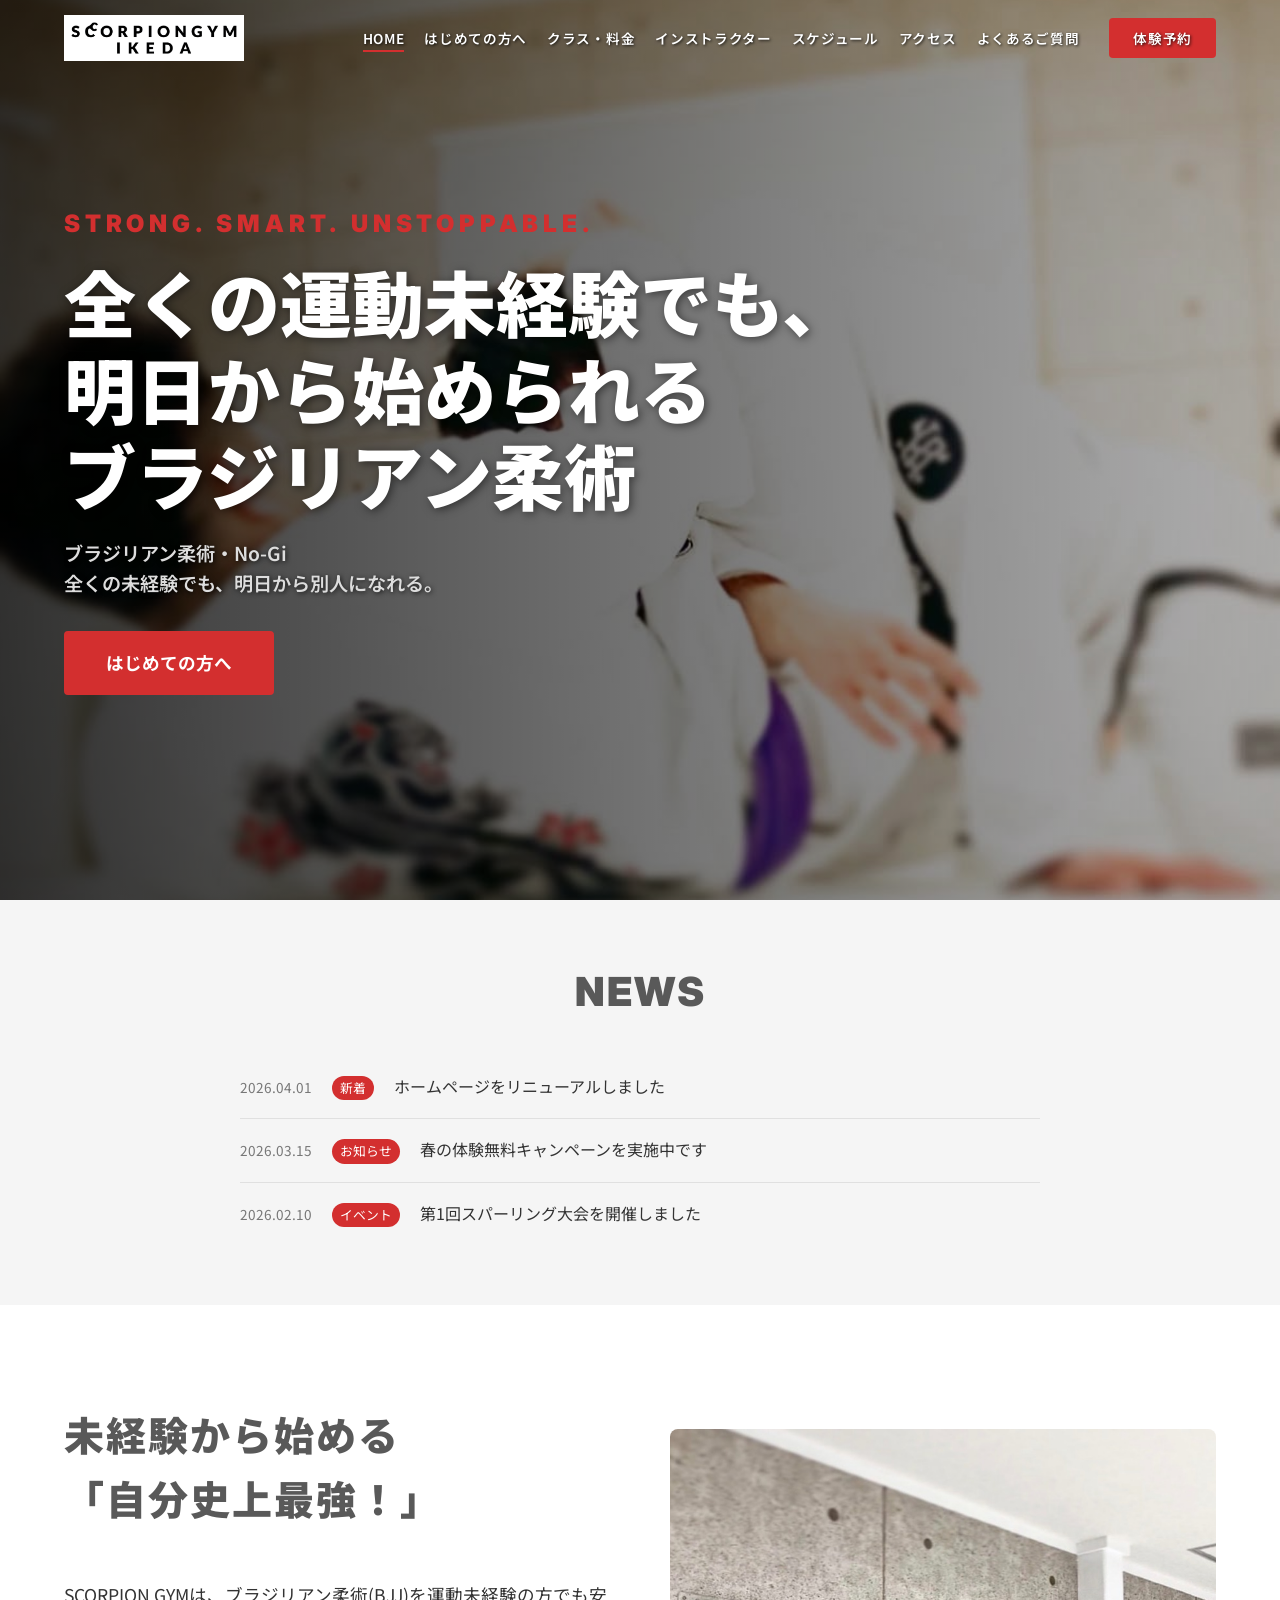
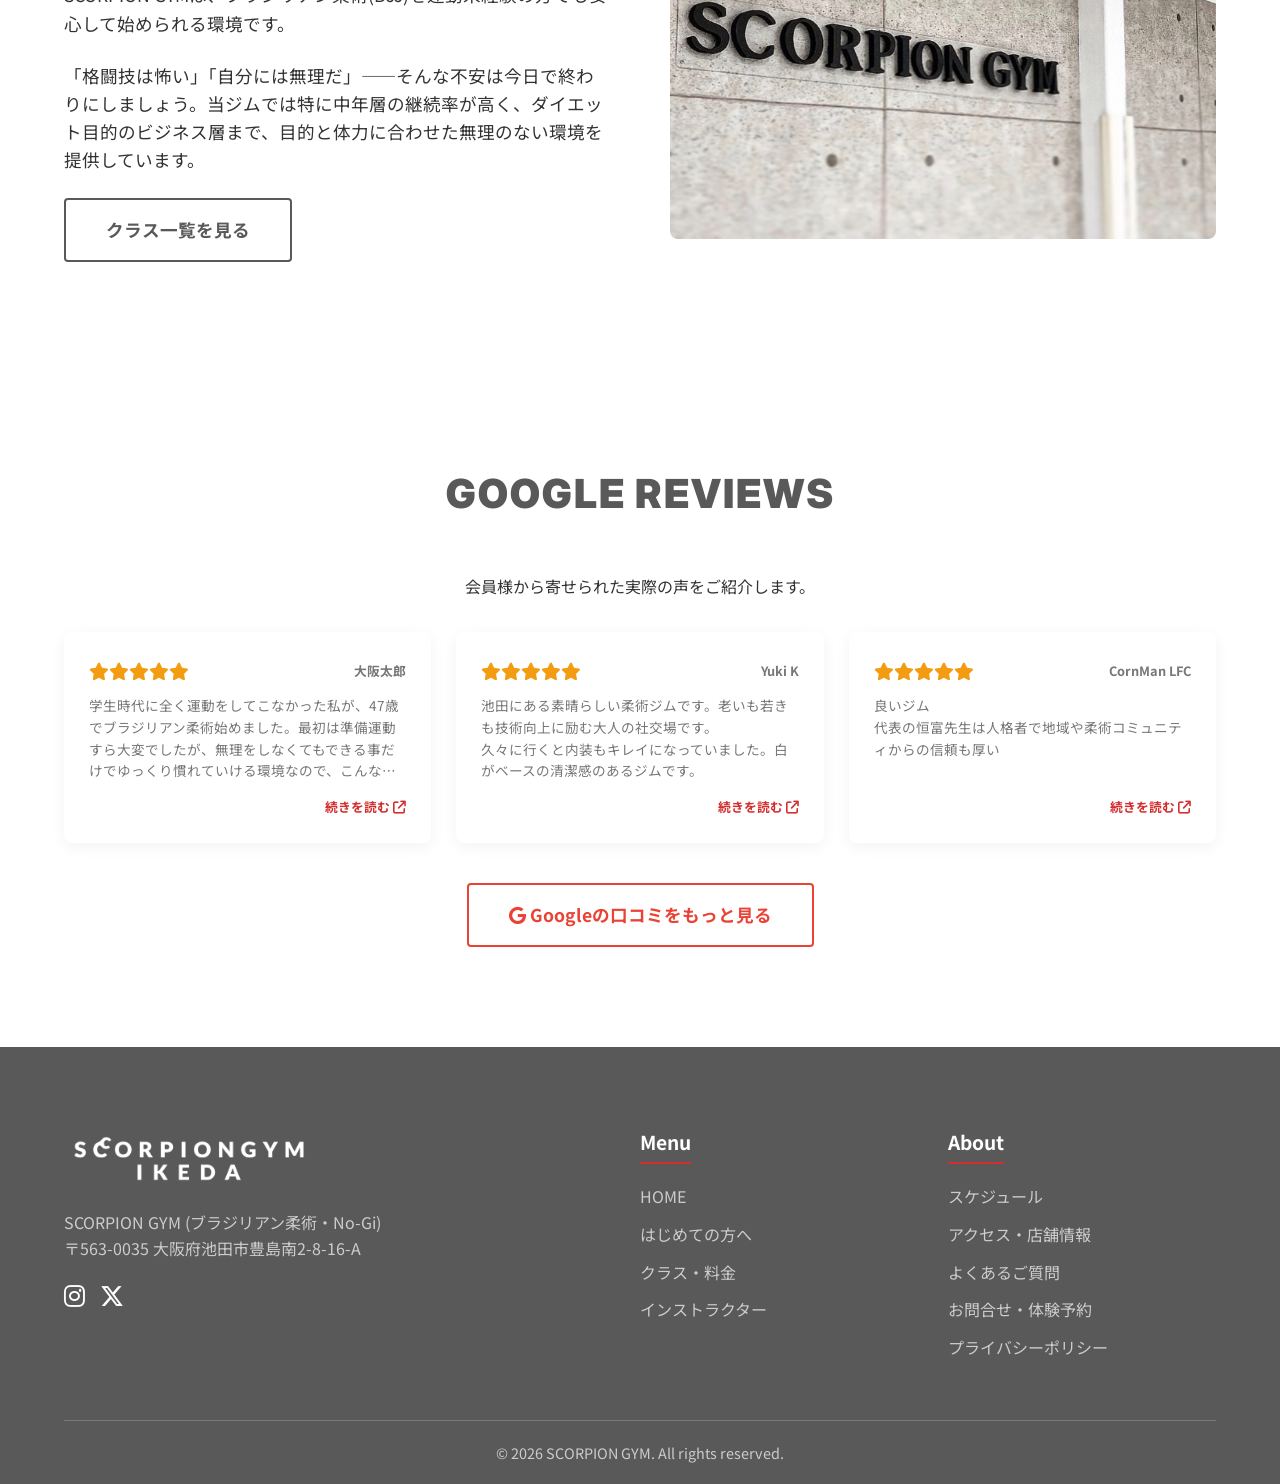
<file: index.html>
<!DOCTYPE html>
<html lang="ja">
<head>
  <meta charset="UTF-8">
  <meta name="viewport" content="width=device-width, initial-scale=1.0">
  <title>SCORPION GYM | 柔術・MMAジム</title>
  <meta name="description" content="強くなる、人生が変わる。ブラジリアン柔術、No-Giを基礎から学べる「SCORPION GYM」。初心者からプロ志望まで個人の目標に合わせて指導します。">
  <link rel="stylesheet" href="https://cdnjs.cloudflare.com/ajax/libs/font-awesome/6.4.0/css/all.min.css">
  <link rel="preconnect" href="https://fonts.googleapis.com">
  <link rel="preconnect" href="https://fonts.gstatic.com" crossorigin>
  <link href="https://fonts.googleapis.com/css2?family=Inter:wght@400;600;800;900&family=Noto+Sans+JP:wght@400;600;700;900&display=swap" rel="stylesheet">
  <link rel="stylesheet" href="css/style.css">
  <link rel="icon" type="image/png" href="assets/images/0405.png">
  <script type="application/ld+json">
    {
      "@context": "https://schema.org",
      "@type": "SportsActivityLocation",
      "name": "SCORPION GYM (ブラジリアン柔術・No-Gi)",
      "image": "https://example.com/assets/images/s-gym_logo_ikeda.png",
      "address": {
        "@type": "PostalAddress",
        "streetAddress": "サンプル区格闘町1-2-3",
        "addressLocality": "東京",
        "addressRegion": "東京都",
        "postalCode": "100-0000",
        "addressCountry": "JP"
      },
      "telephone": "03-0000-0000",
      "url": "https://example.com"
    }
  </script>
</head>
<body>
  <div class="site-wrapper">
  <!-- Header -->
  <header class="header">
    <div class="header-inner">
      <div class="logo">
        <a href="index.html">
          <img src="assets/images/s-gym_logo_ikeda.png" alt="SCORPION GYM Logo" width="180" decoding="async">
        </a>
      </div>
      
      <!-- Hamburger Menu for Mobile -->
      <button class="menu-btn" id="menu-btn" aria-label="Menu">
        <span></span>
        <span></span>
        <span></span>
      </button>

      <nav class="nav" id="global-nav">
        <ul>
          <li><a href="index.html" class="active">HOME</a></li>
          <li><a href="beginners.html">はじめての方へ</a></li>
          <li><a href="pricing.html">クラス・料金</a></li>
          <li><a href="instructors.html">インストラクター</a></li>
          <li><a href="schedule.html">スケジュール</a></li>
          <li><a href="access.html">アクセス</a></li>
          <li><a href="faq.html">よくあるご質問</a></li>
        </ul>
        <div class="nav-cta">
          <a href="contact.html" class="nav-btn">体験予約</a>
        </div>
      </nav>
    </div>
  </header>

  <main>
    <!-- Photo Slideshow MV Section -->
    <section class="video-mv">
      <div class="video-container slideshow-container" id="hero-slideshow">
        <!-- Desktop slides (5628→5629→5630) -->
        <div class="slide slide-desktop active" data-group="desktop"><img src="assets/images/IMG_5628.jpg" alt="SCORPION GYM" style="object-position: center center;"></div>
        <div class="slide slide-desktop" data-group="desktop"><img src="assets/images/IMG_5629.jpg" alt="SCORPION GYM" style="object-position: center center;"></div>
        <div class="slide slide-desktop" data-group="desktop"><img src="assets/images/IMG_5630.jpg" alt="SCORPION GYM" style="object-position: center 15%;"></div>
        <!-- Mobile slides (5623→5627→5631) -->
        <div class="slide slide-mobile" data-group="mobile" style="display:none;"><img src="assets/images/IMG_5623.jpg" alt="SCORPION GYM" style="object-position: 40% 10%;"></div>
        <div class="slide slide-mobile" data-group="mobile" style="display:none;"><img src="assets/images/IMG_5627.jpg" alt="SCORPION GYM" style="object-position: 25% center;"></div>
        <div class="slide slide-mobile" data-group="mobile" style="display:none;"><img src="assets/images/IMG_5631.jpg" alt="SCORPION GYM" style="object-position: center center;"></div>
        <div class="video-overlay"></div>
      </div>
      <div class="mv-content">
        <h1 class="catch-copy">
          <span class="en-catch">STRONG. SMART. UNSTOPPABLE.</span>
          <span class="ja-catch">全くの運動<br class="sp-br">未経験でも、<br class="sp-br">明日から始められる<br>ブラジリアン柔術</span>
        </h1>
        <p class="mv-sub">ブラジリアン柔術・No-Gi<br>全くの未経験でも、明日から別人になれる。</p>
        <a href="beginners.html" class="btn btn-primary mt-4">はじめての方へ</a>
      </div>
    </section>

    <!-- NEWS Section -->
    <section class="section bg-light" style="padding: 60px 0;">
      <div class="container">
        <h2 class="section-title" style="margin-bottom: 2rem;">NEWS</h2>
        <ul style="list-style:none; padding:0; margin:0; max-width:800px; margin:0 auto;">
          <li style="display:flex; gap:20px; align-items:baseline; padding:18px 0; border-bottom:1px solid #e0e0e0;">
            <span style="font-size:0.85rem; color:var(--text-light); white-space:nowrap;">2026.04.01</span>
            <span style="font-size:0.8rem; background:var(--primary); color:#fff; padding:2px 8px; border-radius:20px; white-space:nowrap;">新着</span>
            <span style="font-size:1rem;">ホームページをリニューアルしました</span>
          </li>
          <li style="display:flex; gap:20px; align-items:baseline; padding:18px 0; border-bottom:1px solid #e0e0e0;">
            <span style="font-size:0.85rem; color:var(--text-light); white-space:nowrap;">2026.03.15</span>
            <span style="font-size:0.8rem; background:var(--primary); color:#fff; padding:2px 8px; border-radius:20px; white-space:nowrap;">お知らせ</span>
            <span style="font-size:1rem;">春の体験無料キャンペーンを実施中です</span>
          </li>
          <li style="display:flex; gap:20px; align-items:baseline; padding:18px 0;">
            <span style="font-size:0.85rem; color:var(--text-light); white-space:nowrap;">2026.02.10</span>
            <span style="font-size:0.8rem; background:var(--primary); color:#fff; padding:2px 8px; border-radius:20px; white-space:nowrap;">イベント</span>
            <span style="font-size:1rem;">第1回スパーリング大会を開催しました</span>
          </li>
        </ul>
      </div>
    </section>

    <!-- Concept Intro -->
    <section class="section concept-section">
      <div class="container fade-in">
        <div class="concept-grid">
          <div class="concept-text">
            <h2 class="section-title left-align">未経験から始める<br>「自分史上最強！」</h2>
            <p>SCORPION GYMは、ブラジリアン柔術(BJJ)を運動未経験の方でも安心して始められる環境です。</p>
            <p>「格闘技は怖い」「自分には無理だ」——そんな不安は今日で終わりにしましょう。当ジムでは特に中年層の継続率が高く、ダイエット目的のビジネス層まで、目的と体力に合わせた無理のない環境を提供しています。</p>
            <a href="pricing.html" class="btn btn-outline">クラス一覧を見る</a>
          </div>
          <div class="concept-image">
            <img src="assets/images/scorpion_sign.jpg" alt="SCORPION GYM エントランス" style="width:100%; border-radius:8px; object-fit:cover; aspect-ratio: 4/3;">
          </div>
        </div>
      </div>
    </section>

    <!-- Google Reviews Section -->
    <section class="section reviews-section">
      <div class="container">
        <h2 class="section-title">Google Reviews</h2>
        <p class="text-center mb-4">会員様から寄せられた実際の声をご紹介します。</p>
        <div class="concept-grid" style="grid-template-columns: repeat(auto-fit, minmax(min(100%, 300px), 1fr)); gap: 25px; align-items: stretch;">
          <!-- Review 1 -->
          <a href="https://maps.app.goo.gl/jAo8jnWEx617fCaH7" target="_blank" style="text-decoration:none; color:inherit; display:block; transition:transform 0.3s;" onmouseover="this.style.transform='translateY(-5px)'" onmouseout="this.style.transform='translateY(0)'">
            <div style="background:var(--white); padding:25px; border-radius:8px; box-shadow:0 4px 15px rgba(0,0,0,0.05); text-align:left; display:flex; flex-direction:column; height:100%; box-sizing:border-box;">
              <div style="display:flex; justify-content:space-between; align-items:center; margin-bottom:10px;">
                <div style="color:#f39c12; font-size:1.1rem;"><i class="fa-solid fa-star"></i><i class="fa-solid fa-star"></i><i class="fa-solid fa-star"></i><i class="fa-solid fa-star"></i><i class="fa-solid fa-star"></i></div>
                <div style="font-size:0.8rem; color:var(--text-light); font-weight:bold;">大阪太郎</div>
              </div>
              <p style="font-size:0.85rem; color:var(--text-light); line-height:1.6; flex-grow:1; display:-webkit-box; -webkit-line-clamp:4; -webkit-box-orient:vertical; overflow:hidden;">学生時代に全く運動をしてこなかった私が、47歳でブラジリアン柔術始めました。最初は準備運動すら大変でしたが、無理をしなくてもできる事だけでゆっくり慣れていける環境なので、こんな私でも今では練習回数100回を超えました。<br>格闘技ジムなのに代表も先生も気さくで怖いと感じる事が無かったし、人見知りの私は先輩会員さんが話しかけてくれるのが本当に嬉しいです。<br>今では体脂肪率21%→14%と体型も変わってきたのを実感してます。家から無理なく通える距離にお住まいなら本当におすすめします。</p>
              <div style="font-size:0.8rem; color:var(--primary); font-weight:bold; margin-top:15px; text-align:right;">続きを読む <i class="fa-solid fa-arrow-up-right-from-square"></i></div>
            </div>
          </a>
          <!-- Review 2 -->
          <a href="https://maps.app.goo.gl/9hp6faAi1ZvsUs576" target="_blank" style="text-decoration:none; color:inherit; display:block; transition:transform 0.3s;" onmouseover="this.style.transform='translateY(-5px)'" onmouseout="this.style.transform='translateY(0)'">
            <div style="background:var(--white); padding:25px; border-radius:8px; box-shadow:0 4px 15px rgba(0,0,0,0.05); text-align:left; display:flex; flex-direction:column; height:100%; box-sizing:border-box;">
              <div style="display:flex; justify-content:space-between; align-items:center; margin-bottom:10px;">
                <div style="color:#f39c12; font-size:1.1rem;"><i class="fa-solid fa-star"></i><i class="fa-solid fa-star"></i><i class="fa-solid fa-star"></i><i class="fa-solid fa-star"></i><i class="fa-solid fa-star"></i></div>
                <div style="font-size:0.8rem; color:var(--text-light); font-weight:bold;">Yuki K</div>
              </div>
              <p style="font-size:0.85rem; color:var(--text-light); line-height:1.6; flex-grow:1; display:-webkit-box; -webkit-line-clamp:4; -webkit-box-orient:vertical; overflow:hidden;">池田にある素晴らしい柔術ジムです。老いも若きも技術向上に励む大人の社交場です。<br>久々に行くと内装もキレイになっていました。白がベースの清潔感のあるジムです。</p>
              <div style="font-size:0.8rem; color:var(--primary); font-weight:bold; margin-top:15px; text-align:right;">続きを読む <i class="fa-solid fa-arrow-up-right-from-square"></i></div>
            </div>
          </a>
          <!-- Review 3 -->
          <a href="https://maps.app.goo.gl/uZrKiVzerCdT4aRe8" target="_blank" style="text-decoration:none; color:inherit; display:block; transition:transform 0.3s;" onmouseover="this.style.transform='translateY(-5px)'" onmouseout="this.style.transform='translateY(0)'">
            <div style="background:var(--white); padding:25px; border-radius:8px; box-shadow:0 4px 15px rgba(0,0,0,0.05); text-align:left; display:flex; flex-direction:column; height:100%; box-sizing:border-box;">
              <div style="display:flex; justify-content:space-between; align-items:center; margin-bottom:10px;">
                <div style="color:#f39c12; font-size:1.1rem;"><i class="fa-solid fa-star"></i><i class="fa-solid fa-star"></i><i class="fa-solid fa-star"></i><i class="fa-solid fa-star"></i><i class="fa-solid fa-star"></i></div>
                <div style="font-size:0.8rem; color:var(--text-light); font-weight:bold;">CornMan LFC</div>
              </div>
              <p style="font-size:0.85rem; color:var(--text-light); line-height:1.6; flex-grow:1; display:-webkit-box; -webkit-line-clamp:4; -webkit-box-orient:vertical; overflow:hidden;">良いジム<br>代表の恒富先生は人格者で地域や柔術コミュニティからの信頼も厚い</p>
              <div style="font-size:0.8rem; color:var(--primary); font-weight:bold; margin-top:15px; text-align:right;">続きを読む <i class="fa-solid fa-arrow-up-right-from-square"></i></div>
            </div>
          </a>
        </div>
        <div class="text-center" style="margin-top:40px;">
          <a href="https://www.google.com/maps/place/%E3%82%B9%E3%82%B3%E3%83%BC%E3%83%94%E3%82%AA%E3%83%B3%E3%82%B8%E3%83%A0+%E3%83%96%E3%83%A9%E3%82%B8%E3%83%AA%E3%82%A2%E3%83%B3%E6%9F%94%E8%A1%93/@34.8036964,135.44088,14.5z/data=!4m8!3m7!1s0x6000f0ed6f7a8f17:0x86854675d44d7da8!8m2!3d34.8029753!4d135.4294736!9m1!1b1!16s%2Fg%2F11c58s69gn?entry=ttu&g_ep=EgoyMDI2MDQwMS4wIKXMDSoASAFQAw%3D%3D" target="_blank" class="btn btn-outline" style="border-color:#ea4335; color:#ea4335;">
            <i class="fa-brands fa-google"></i> Googleの口コミをもっと見る
          </a>
        </div>
      </div>
    </section>

  </main>

  <!-- Sticky CTA (Mobile Default, visible on scroll) -->
  <div class="sticky-cta" id="sticky-cta">
    <a href="https://lin.ee/6nmk39m" class="cta-btn btn-line"><i class="fa-brands fa-line"></i> LINE相談</a>
    <a href="contact.html#reserve" class="cta-btn btn-reserve"><i class="fa-regular fa-calendar-check"></i> 体験予約</a>
  </div>

  <footer class="footer">
    <div class="container">
      <div class="footer-grid">
        <div class="footer-info">
          <img src="assets/images/s-gym_logo_ikeda.png" alt="SCORPION GYM" width="250" class="footer-logo">
          <p>SCORPION GYM (ブラジリアン柔術・No-Gi)<br>〒563-0035 大阪府池田市豊島南2-8-16-A</p>
          <div class="sns-links">
            <a href="https://www.instagram.com/scorpion_gym" target="_blank"><i class="fa-brands fa-instagram"></i></a>
            <a href="#"><i class="fa-brands fa-x-twitter"></i></a>
          </div>
        </div>
        <div class="footer-links">
          <h3>Menu</h3>
          <ul>
            <li><a href="index.html">HOME</a></li>
            <li><a href="beginners.html">はじめての方へ</a></li>
            <li><a href="pricing.html">クラス・料金</a></li>
            <li><a href="instructors.html">インストラクター</a></li>
          </ul>
        </div>
        <div class="footer-links">
          <h3>About</h3>
          <ul>
            <li><a href="schedule.html">スケジュール</a></li>
            <li><a href="access.html">アクセス・店舗情報</a></li>
            <li><a href="faq.html">よくあるご質問</a></li>
            <li><a href="contact.html">お問合せ・体験予約</a></li>
            <li><a href="privacy.html">プライバシーポリシー</a></li>
          </ul>
        </div>
      </div>
      <div class="footer-bottom">
        <p>&copy; 2026 SCORPION GYM. All rights reserved.</p>
      </div>
    </div>
  </footer>
  </div><!-- end site-wrapper -->

  <script src="js/script.js"></script>
</body>
</html>
</file>
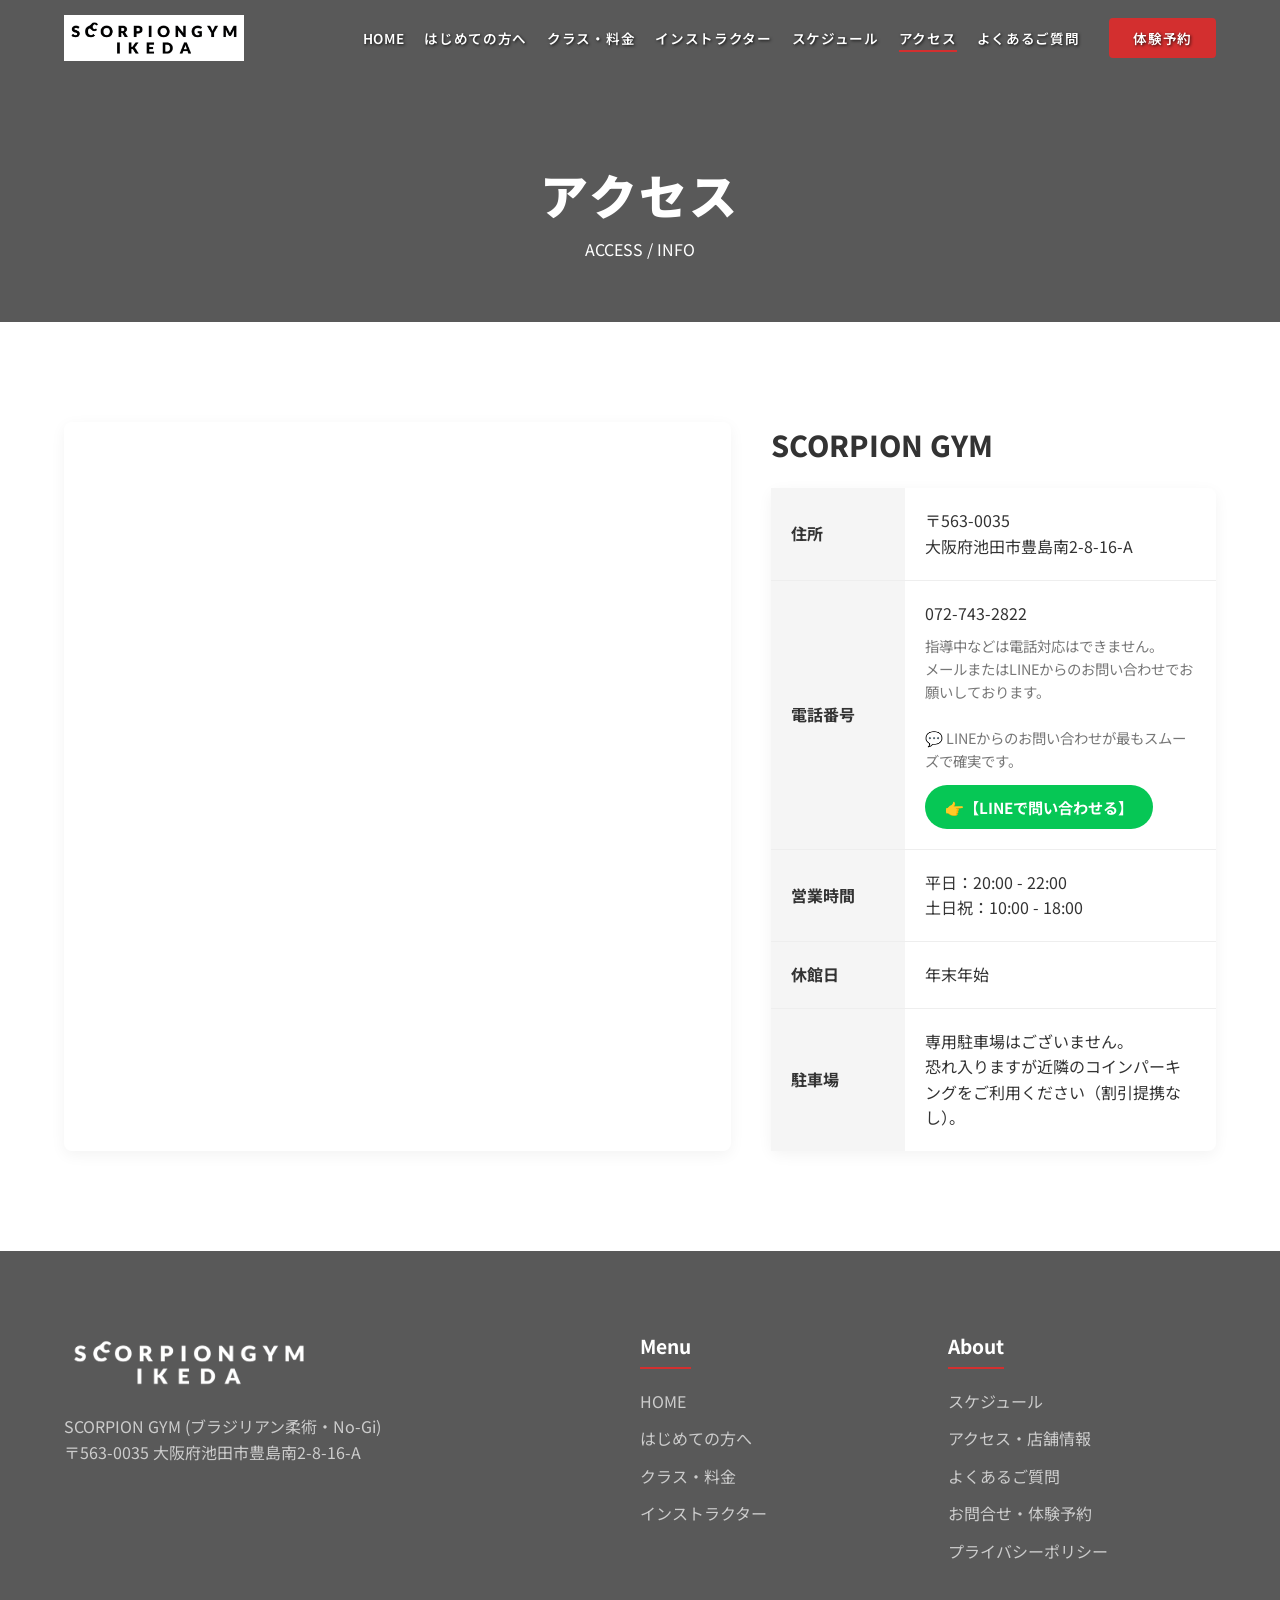
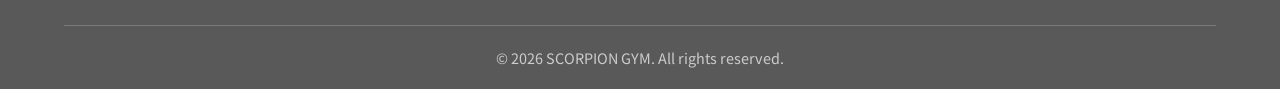
<file: access.html>
<!DOCTYPE html>
<html lang="ja">
<head>
  <meta charset="UTF-8">
  <meta name="viewport" content="width=device-width, initial-scale=1.0">
  <title>アクセス・店舗情報 | SCORPION GYM | 柔術・MMAジム</title>
  <meta name="description" content="SCORPION GYMへのアクセス、および店舗情報をご案内します。駅徒歩5分の通いやすい立地です。">
  <link rel="stylesheet" href="https://cdnjs.cloudflare.com/ajax/libs/font-awesome/6.4.0/css/all.min.css">
  <link rel="preconnect" href="https://fonts.googleapis.com">
  <link rel="preconnect" href="https://fonts.gstatic.com" crossorigin>
  <link href="https://fonts.googleapis.com/css2?family=Inter:wght@400;600;800;900&family=Noto+Sans+JP:wght@400;600;700;900&display=swap" rel="stylesheet">
  <link rel="stylesheet" href="css/style.css">
  <link rel="icon" type="image/png" href="assets/images/0405.png">
  <style>
    .access-container {
      display: flex;
      flex-direction: column;
      gap: 40px;
    }
    @media (min-width: 992px) {
      .access-container {
        flex-direction: row;
      }
      .access-map { width: 60%; }
      .access-info { width: 40%; }
    }
    .access-map iframe {
      width: 100%;
      height: 400px;
      border: 0;
      border-radius: 8px;
      box-shadow: 0 4px 15px rgba(0,0,0,0.05);
    }
    @media (min-width: 992px) {
      .access-map iframe { height: 100%; min-height: 500px; }
    }
    
    .info-table {
      width: 100%;
      border-collapse: collapse;
      background: var(--white);
      box-shadow: 0 4px 15px rgba(0,0,0,0.05);
      border-radius: 8px;
    }
    .info-table th, .info-table td {
      padding: 20px;
      border-bottom: 1px solid #eee;
      text-align: left;
    }
    .info-table th {
      width: 30%;
      background-color: var(--gray);
      font-weight: 700;
    }
    .info-table tr:last-child th, .info-table tr:last-child td {
      border-bottom: none;
    }
  </style>
</head>
<body class="sub-page">

  <header class="header">
    <div class="header-inner">
      <div class="logo">
        <a href="index.html">
          <img src="assets/images/s-gym_logo_ikeda.png" alt="SCORPION GYM Logo" width="180" decoding="async">
        </a>
      </div>
      <button class="menu-btn" id="menu-btn" aria-label="Menu"><span></span><span></span><span></span></button>
      <nav class="nav" id="global-nav">
        <ul>
          <li><a href="index.html">HOME</a></li>
          <li><a href="beginners.html">はじめての方へ</a></li>
          <li><a href="pricing.html">クラス・料金</a></li>
          <li><a href="instructors.html">インストラクター</a></li>
          <li><a href="schedule.html">スケジュール</a></li>
          <li><a href="access.html" class="active">アクセス</a></li>
          <li><a href="faq.html">よくあるご質問</a></li>
        </ul>
        <div class="nav-cta"><a href="contact.html" class="nav-btn">体験予約</a></div>
      </nav>
    </div>
  </header>

  <main>
    <div class="page-header">
      <div class="container">
        <h1 class="page-title">アクセス</h1>
        <p>ACCESS / INFO</p>
      </div>
    </div>

    <section class="section">
      <div class="container">
        <div class="access-container">
          <div class="access-map">
            <!-- Google Maps Embed for the exact name provided -->
            <iframe src="https://maps.google.com/maps?q=SCORPION+GYM+池田市&t=&z=16&ie=UTF8&iwloc=&output=embed" allowfullscreen="" loading="lazy" referrerpolicy="no-referrer-when-downgrade"></iframe>
          </div>
          
          <div class="access-info">
            <h2 style="font-size: 1.8rem; font-weight: 800; margin-bottom: 20px;">SCORPION GYM</h2>
            <table class="info-table">
              <tr>
                <th>住所</th>
                <td>〒563-0035<br>大阪府池田市豊島南2-8-16-A</td>
              </tr>
              <tr>
                <th>電話番号</th>
                <td>
                  072-743-2822
                  <span style="font-size:0.9rem; color:var(--text-light); margin-top:8px; display:block;">
                    指導中などは電話対応はできません。<br>
                    メールまたはLINEからのお問い合わせでお願いしております。<br><br>
                    💬 LINEからのお問い合わせが最もスムーズで確実です。
                  </span>
                  <a href="https://lin.ee/6nmk39m" style="display:inline-block; margin-top:12px; background:#06C755; color:#fff; padding:10px 20px; border-radius:50px; font-weight:bold; font-size:0.95rem;">👉【LINEで問い合わせる】</a>
                </td>
              </tr>
              <tr>
                <th>営業時間</th>
                <td>平日：20:00 - 22:00<br>土日祝：10:00 - 18:00</td>
              </tr>
              <tr>
                <th>休館日</th>
                <td>年末年始</td>
              </tr>
              <tr>
                <th>駐車場</th>
                <td>専用駐車場はございません。<br>恐れ入りますが近隣のコインパーキングをご利用ください（割引提携なし）。</td>
              </tr>
            </table>
          </div>
        </div>
      </div>
    </section>
  </main>

  <div class="sticky-cta" id="sticky-cta">
    <a href="https://lin.ee/6nmk39m" class="cta-btn btn-line"><i class="fa-brands fa-line"></i> LINE相談</a>
    <a href="contact.html#reserve" class="cta-btn btn-reserve"><i class="fa-regular fa-calendar-check"></i> 体験予約</a>
  </div>

  <footer class="footer">
    <!-- Same standard footer -->
    <div class="container">
      <div class="footer-grid">
        <div class="footer-info">
          <img src="assets/images/s-gym_logo_ikeda.png" alt="SCORPION GYM" width="250" class="footer-logo">
          <p>SCORPION GYM (ブラジリアン柔術・No-Gi)<br>〒563-0035 大阪府池田市豊島南2-8-16-A</p>
        </div>
        <div class="footer-links">
          <h3>Menu</h3>
          <ul><li><a href="index.html">HOME</a></li><li><a href="beginners.html">はじめての方へ</a></li><li><a href="pricing.html">クラス・料金</a></li><li><a href="instructors.html">インストラクター</a></li></ul>
        </div>
        <div class="footer-links">
          <h3>About</h3>
          <ul><li><a href="schedule.html">スケジュール</a></li><li><a href="access.html" class="active">アクセス・店舗情報</a></li><li><a href="faq.html">よくあるご質問</a></li><li><a href="contact.html">お問合せ・体験予約</a></li><li><a href="privacy.html">プライバシーポリシー</a></li></ul>
        </div>
      </div>
      <div class="footer-bottom"><p>&copy; 2026 SCORPION GYM. All rights reserved.</p></div>
    </div>
  </footer>
  <script src="js/script.js"></script>
</body>
</html>
</file>
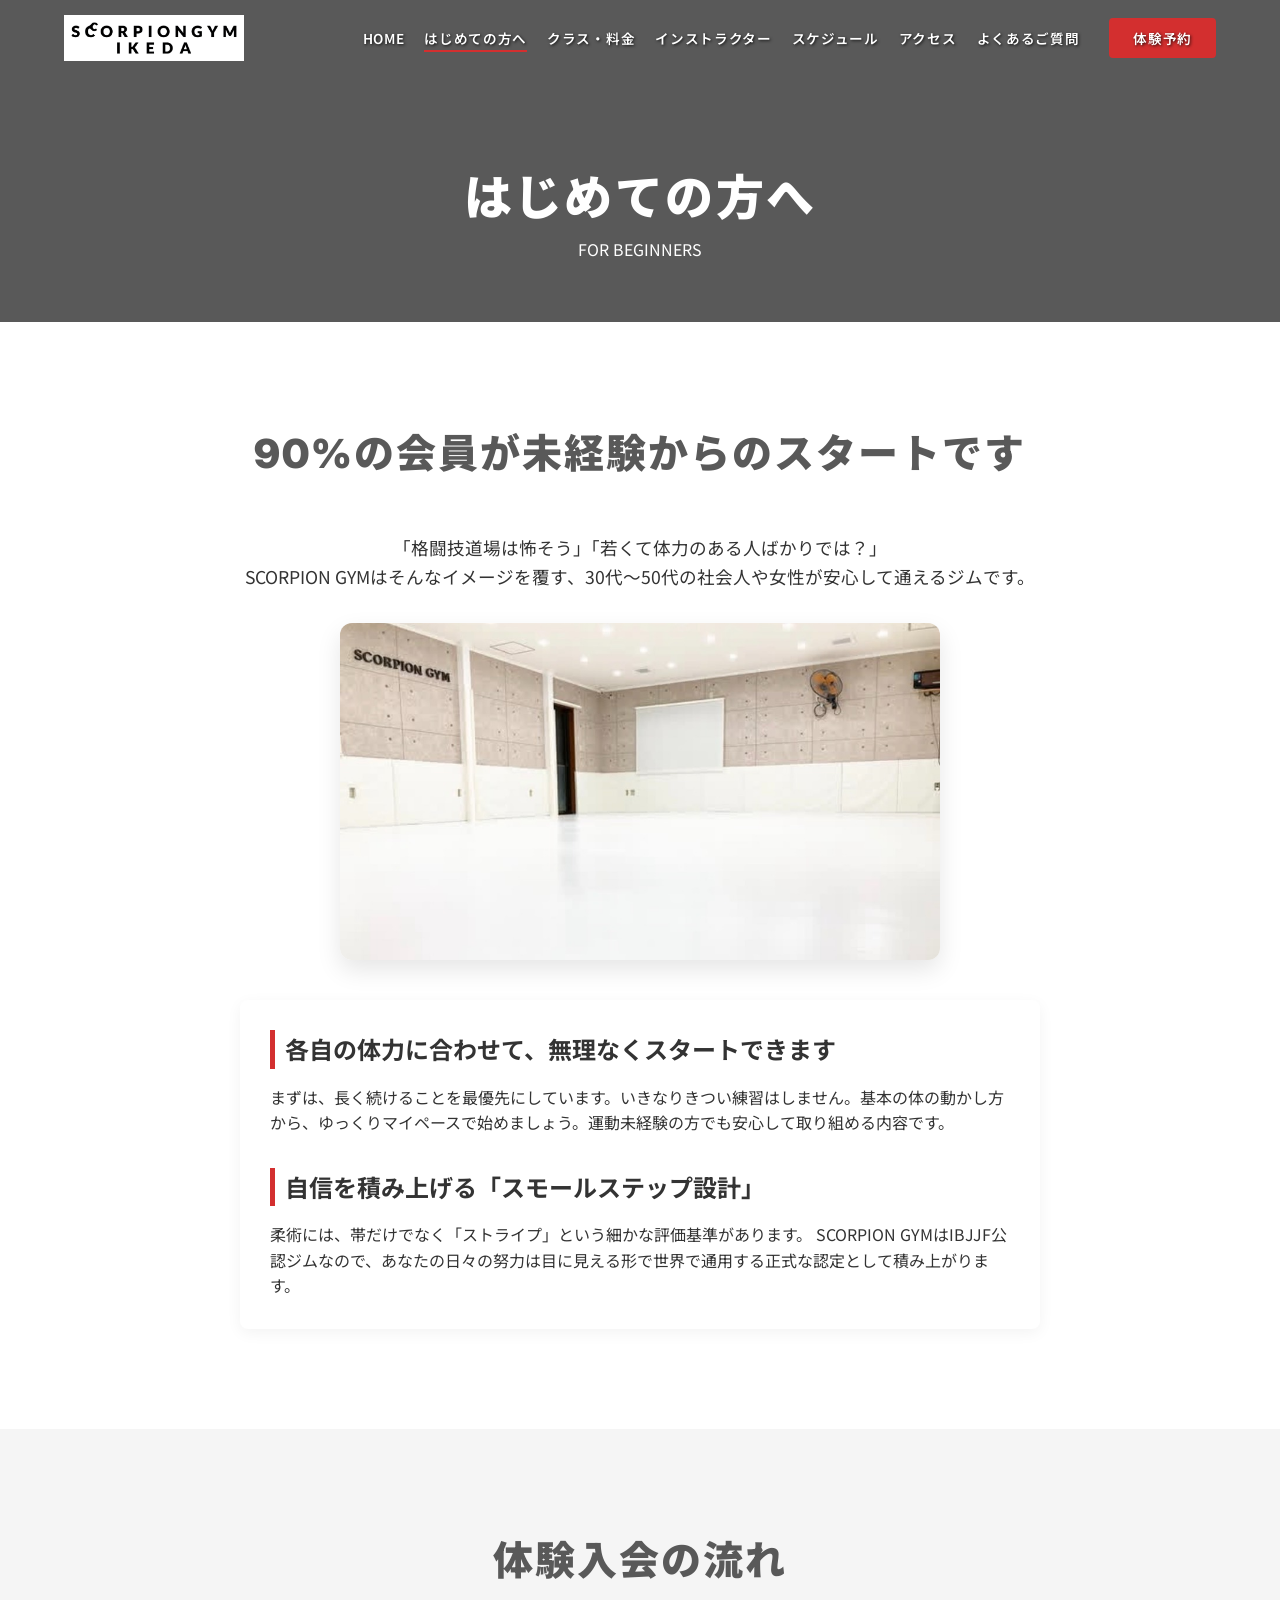
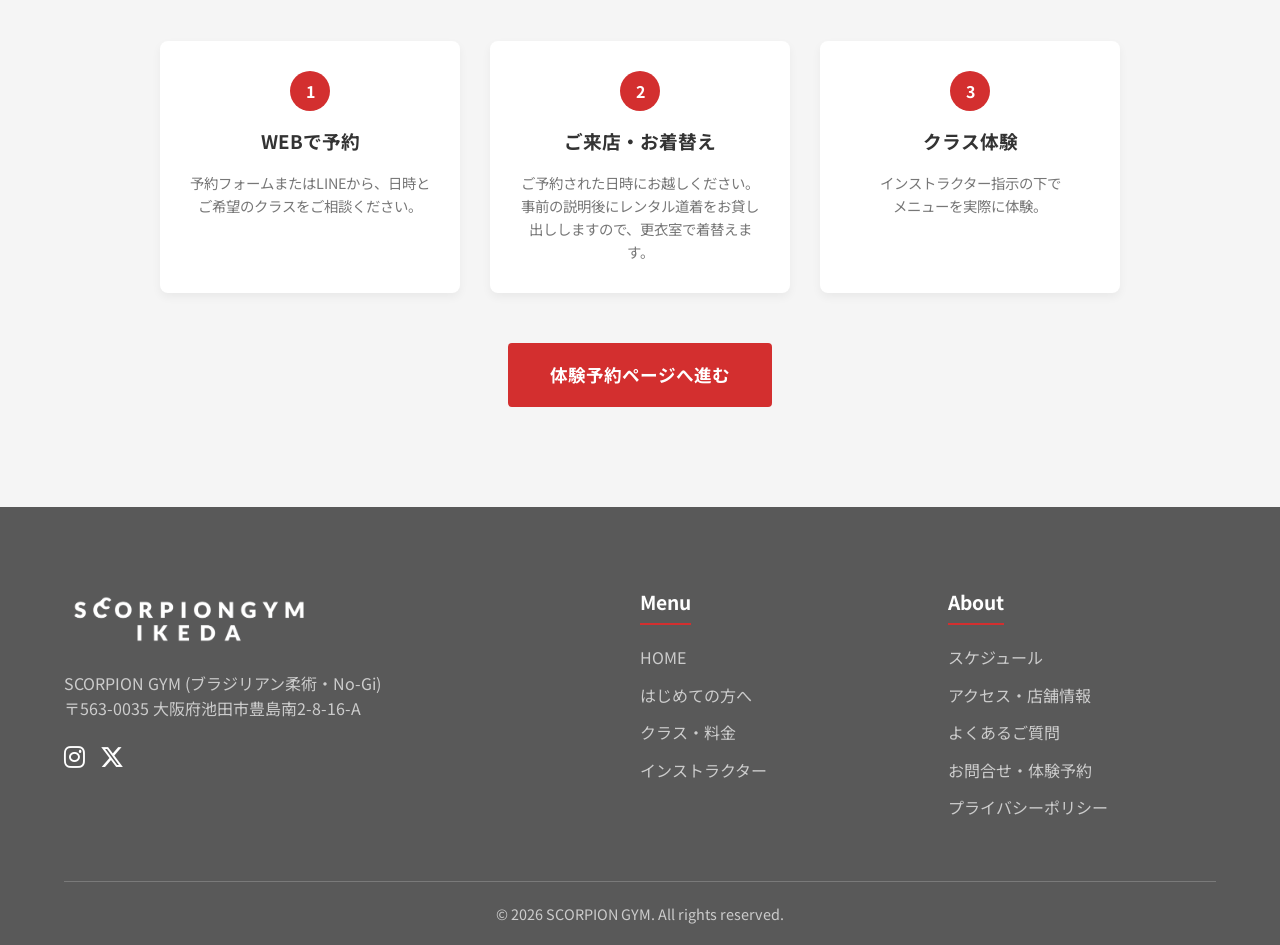
<file: beginners.html>
<!DOCTYPE html>
<html lang="ja">
<head>
  <meta charset="UTF-8">
  <meta name="viewport" content="width=device-width, initial-scale=1.0">
  <title>はじめての方へ | SCORPION GYM | 柔術・MMAジム</title>
  <meta name="description" content="格闘技未経験者も安心。SCORPION GYMは全くの初心者からマイペースで始められるサポート体制が整っています。">
  <link rel="stylesheet" href="https://cdnjs.cloudflare.com/ajax/libs/font-awesome/6.4.0/css/all.min.css">
  <link rel="preconnect" href="https://fonts.googleapis.com">
  <link rel="preconnect" href="https://fonts.gstatic.com" crossorigin>
  <link href="https://fonts.googleapis.com/css2?family=Inter:wght@400;600;800;900&family=Noto+Sans+JP:wght@400;600;700;900&display=swap" rel="stylesheet">
  <link rel="stylesheet" href="css/style.css">
  <link rel="icon" type="image/png" href="assets/images/0405.png">
</head>
<body class="sub-page">

  <header class="header">
    <div class="header-inner">
      <div class="logo">
        <a href="index.html">
          <img src="assets/images/s-gym_logo_ikeda.png" alt="SCORPION GYM Logo" width="180" decoding="async">
        </a>
      </div>
      <button class="menu-btn" id="menu-btn" aria-label="Menu"><span></span><span></span><span></span></button>
      <nav class="nav" id="global-nav">
        <ul>
          <li><a href="index.html">HOME</a></li>
          <li><a href="beginners.html" class="active">はじめての方へ</a></li>
          <li><a href="pricing.html">クラス・料金</a></li>
          <li><a href="instructors.html">インストラクター</a></li>
          <li><a href="schedule.html">スケジュール</a></li>
          <li><a href="access.html">アクセス</a></li>
          <li><a href="faq.html">よくあるご質問</a></li>
        </ul>
        <div class="nav-cta"><a href="contact.html" class="nav-btn">体験予約</a></div>
      </nav>
    </div>
  </header>

  <main>
    <div class="page-header">
      <div class="container">
        <h1 class="page-title">はじめての方へ</h1>
        <p>FOR BEGINNERS</p>
      </div>
    </div>

    <section class="section">
      <div class="container text-center">
        <h2 class="section-title">90%の会員が未経験からのスタートです</h2>
        <p class="mb-4" style="font-size: 1.1rem;">
          「格闘技道場は怖そう」「若くて体力のある人ばかりでは？」<br>
          SCORPION GYMはそんなイメージを覆す、30代〜50代の社会人や女性が安心して通えるジムです。
        </p>
        
        <div class="mt-4" style="text-align: center;">
          <div style="margin-bottom: 40px;">
            <img src="assets/images/gym_interior.jpg" alt="SCORPION GYM 道場内" style="width: 100%; max-width: 600px; aspect-ratio: 16/9; border-radius: 12px; box-shadow: 0 10px 25px rgba(0,0,0,0.1); margin: 0 auto; display: block; object-fit: cover; object-position: top;">
          </div>
          <div style="text-align: left; max-width: 800px; margin: 0 auto; background: var(--white); padding: 30px; border-radius: 8px; box-shadow: 0 4px 15px rgba(0,0,0,0.05);">
            <h3 style="font-size: 1.5rem; margin-bottom: 1rem; border-left: 5px solid var(--primary); padding-left: 10px;">各自の体力に合わせて、無理なくスタートできます</h3>
            <p style="margin-bottom: 2rem;">まずは、長く続けることを最優先にしています。いきなりきつい練習はしません。基本の体の動かし方から、ゆっくりマイペースで始めましょう。運動未経験の方でも安心して取り組める内容です。</p>
            
            <h3 style="font-size: 1.5rem; margin-bottom: 1rem; border-left: 5px solid var(--primary); padding-left: 10px;">自信を積み上げる「スモールステップ設計」</h3>
            <p>柔術には、帯だけでなく「ストライプ」という細かな評価基準があります。
SCORPION GYMはIBJJF公認ジムなので、あなたの日々の努力は目に見える形で世界で通用する正式な認定として積み上がります。</p>
          </div>
        </div>
      </div>
    </section>

    <section class="section bg-light">
      <div class="container">
        <h2 class="section-title">体験入会の流れ</h2>
        <div style="display:flex; flex-wrap:wrap; gap:30px; justify-content:center;">
          <!-- Flow Step 1 -->
          <div style="background:#fff; padding:30px; border-radius:8px; width:300px; text-align:center; box-shadow:0 4px 10px rgba(0,0,0,0.05);">
            <div style="background:var(--primary); color:#fff; width:40px; height:40px; line-height:40px; border-radius:50%; margin:0 auto 15px; font-weight:bold;">1</div>
            <h3 style="margin-bottom:15px;">WEBで予約</h3>
            <p style="font-size:0.9rem; color:var(--text-light);">予約フォームまたはLINEから、日時とご希望のクラスをご相談ください。</p>
          </div>
          <!-- Flow Step 2 -->
          <div style="background:#fff; padding:30px; border-radius:8px; width:300px; text-align:center; box-shadow:0 4px 10px rgba(0,0,0,0.05);">
            <div style="background:var(--primary); color:#fff; width:40px; height:40px; line-height:40px; border-radius:50%; margin:0 auto 15px; font-weight:bold;">2</div>
            <h3 style="margin-bottom:15px;">ご来店・お着替え</h3>
            <p style="font-size:0.9rem; color:var(--text-light);">ご予約された日時にお越しください。事前の説明後にレンタル道着をお貸し出ししますので、更衣室で着替えます。</p>
          </div>
          <!-- Flow Step 3 -->
          <div style="background:#fff; padding:30px; border-radius:8px; width:300px; text-align:center; box-shadow:0 4px 10px rgba(0,0,0,0.05);">
            <div style="background:var(--primary); color:#fff; width:40px; height:40px; line-height:40px; border-radius:50%; margin:0 auto 15px; font-weight:bold;">3</div>
            <h3 style="margin-bottom:15px;">クラス体験</h3>
            <p style="font-size:0.9rem; color:var(--text-light);">インストラクター指示の下で<br>メニューを実際に体験。</p>
          </div>
        </div>
        <div class="text-center mt-4" style="margin-top: 50px;">
          <a href="contact.html" class="btn btn-primary">体験予約ページへ進む</a>
        </div>
      </div>
    </section>

  </main>

  <!-- Sticky CTA (Mobile) -->
  <div class="sticky-cta" id="sticky-cta">
    <a href="https://lin.ee/6nmk39m" class="cta-btn btn-line"><i class="fa-brands fa-line"></i> LINE相談</a>
    <a href="contact.html#reserve" class="cta-btn btn-reserve"><i class="fa-regular fa-calendar-check"></i> 体験予約</a>
  </div>

  <footer class="footer">
    <div class="container">
      <div class="footer-grid">
        <div class="footer-info">
          <img src="assets/images/s-gym_logo_ikeda.png" alt="SCORPION GYM" width="250" class="footer-logo">
          <p>SCORPION GYM (ブラジリアン柔術・No-Gi)<br>〒563-0035 大阪府池田市豊島南2-8-16-A</p>
          <div class="sns-links">
            <a href="https://www.instagram.com/scorpion_gym" target="_blank"><i class="fa-brands fa-instagram"></i></a>
            <a href="#"><i class="fa-brands fa-x-twitter"></i></a>
          </div>
        </div>
        <div class="footer-links">
          <h3>Menu</h3>
          <ul>
            <li><a href="index.html">HOME</a></li>
            <li><a href="beginners.html">はじめての方へ</a></li>
            <li><a href="pricing.html">クラス・料金</a></li>
            <li><a href="instructors.html">インストラクター</a></li>
          </ul>
        </div>
        <div class="footer-links">
          <h3>About</h3>
          <ul>
            <li><a href="schedule.html">スケジュール</a></li>
            <li><a href="access.html">アクセス・店舗情報</a></li>
            <li><a href="faq.html">よくあるご質問</a></li>
            <li><a href="contact.html">お問合せ・体験予約</a></li>
            <li><a href="privacy.html">プライバシーポリシー</a></li>
          </ul>
        </div>
      </div>
      <div class="footer-bottom">
        <p>&copy; 2026 SCORPION GYM. All rights reserved.</p>
      </div>
    </div>
  </footer>

  <script src="js/script.js"></script>
</body>
</html>
</file>
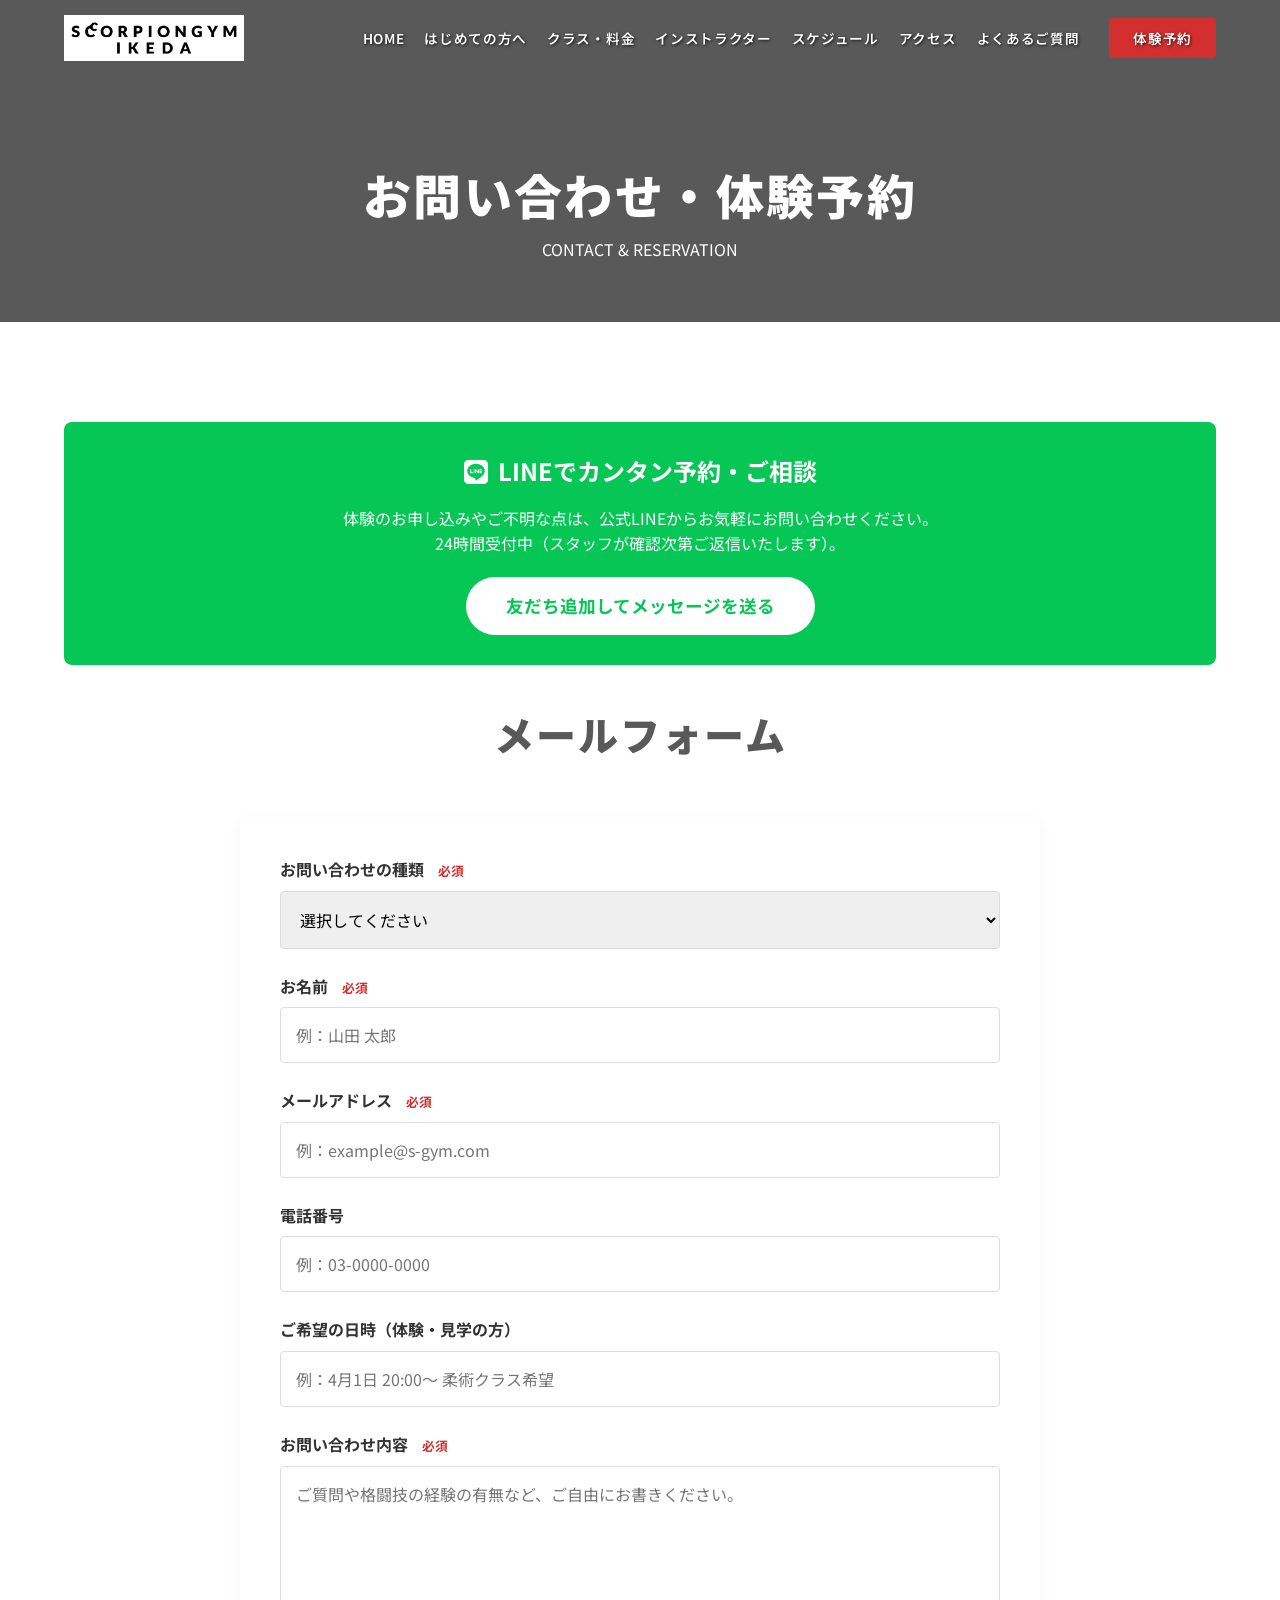
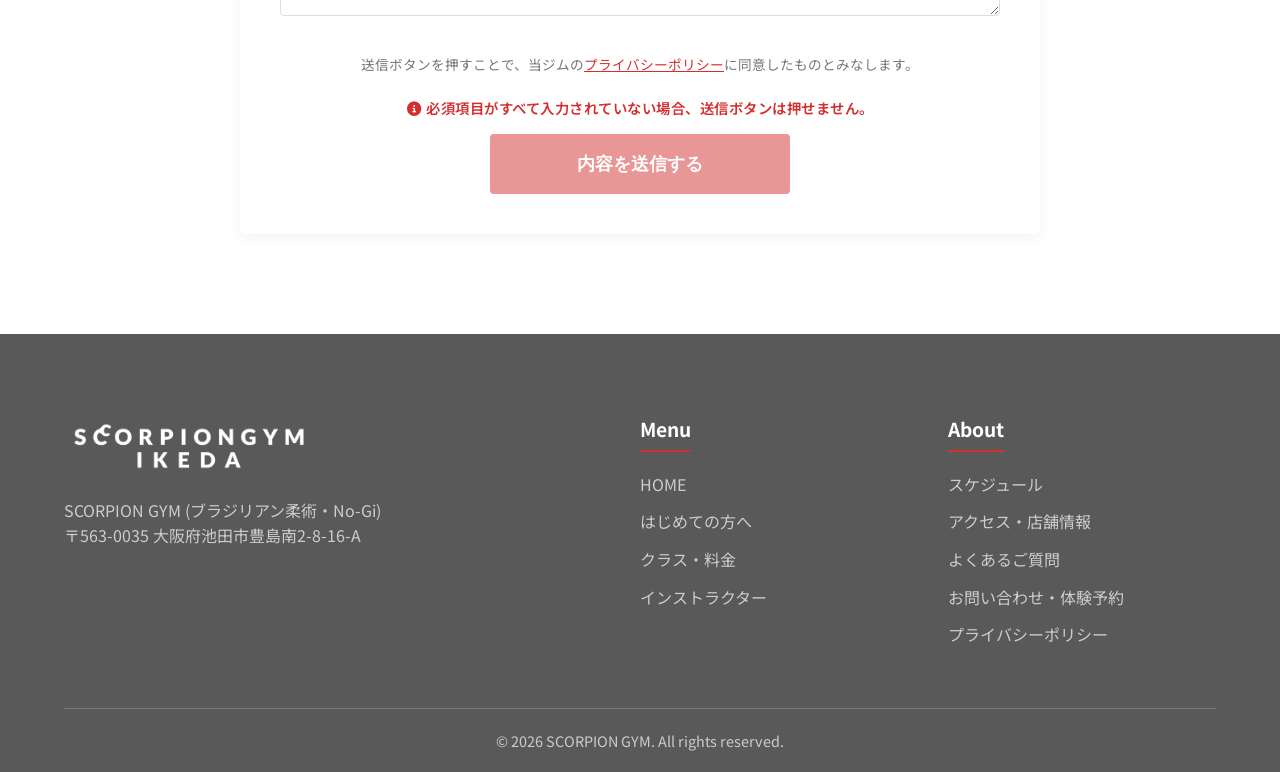
<file: contact.html>
<!DOCTYPE html>
<html lang="ja">
<head>
  <meta charset="UTF-8">
  <meta name="viewport" content="width=device-width, initial-scale=1.0">
  <title>お問い合わせ・体験予約 | SCORPION GYM | 柔術・MMAジム</title>
  <meta name="description" content="SCORPION GYMへの体験予約、見学、その他のお問い合わせはこちらのフォームまたはLINEから受け付けております。">
  <link rel="stylesheet" href="https://cdnjs.cloudflare.com/ajax/libs/font-awesome/6.4.0/css/all.min.css">
  <link rel="preconnect" href="https://fonts.googleapis.com">
  <link rel="preconnect" href="https://fonts.gstatic.com" crossorigin>
  <link href="https://fonts.googleapis.com/css2?family=Inter:wght@400;600;800;900&family=Noto+Sans+JP:wght@400;600;700;900&display=swap" rel="stylesheet">
  <link rel="stylesheet" href="css/style.css">
  <link rel="icon" type="image/png" href="assets/images/0405.png">
  <style>
    .contact-wrapper {
      max-width: 800px;
      margin: 0 auto;
      background: var(--white);
      padding: 40px;
      border-radius: 8px;
      box-shadow: 0 4px 15px rgba(0,0,0,0.05);
    }
    .form-group { margin-bottom: 25px; }
    .form-label { display: block; font-weight: 700; margin-bottom: 8px; }
    .form-label .required { color: var(--primary); font-size: 0.8rem; margin-left: 10px; }
    .form-control {
      width: 100%;
      padding: 15px;
      border: 1px solid #ddd;
      border-radius: 4px;
      font-family: inherit;
      font-size: 1rem;
      transition: border-color 0.3s;
    }
    .form-control:focus { outline: none; border-color: var(--primary); }
    textarea.form-control { resize: vertical; min-height: 150px; }
    
    .line-contact {
      background: #06C755;
      color: #fff;
      padding: 30px;
      border-radius: 8px;
      text-align: center;
      margin-bottom: 40px;
    }
    .line-contact h3 { font-size: 1.5rem; margin-bottom: 15px; }
    .line-contact p { margin-bottom: 20px; }
    .line-btn { display: inline-block; background: #fff; color: #06C755; font-weight: bold; padding: 15px 40px; border-radius: 50px; font-size: 1.1rem; }
    .line-btn:hover { background: #f0f0f0; }
  </style>
</head>
<body class="sub-page">

  <header class="header">
    <div class="header-inner">
      <div class="logo"><a href="index.html"><img src="assets/images/s-gym_logo_ikeda.png" alt="SCORPION GYM Logo" width="180" decoding="async"></a></div>
      <button class="menu-btn" id="menu-btn" aria-label="Menu"><span></span><span></span><span></span></button>
      <nav class="nav" id="global-nav">
        <ul>
          <li><a href="index.html">HOME</a></li>
          <li><a href="beginners.html">はじめての方へ</a></li>
          <li><a href="pricing.html">クラス・料金</a></li>
          <li><a href="instructors.html">インストラクター</a></li>
          <li><a href="schedule.html">スケジュール</a></li>
          <li><a href="access.html">アクセス</a></li>
          <li><a href="faq.html">よくあるご質問</a></li>
        </ul>
        <div class="nav-cta"><a href="contact.html" class="nav-btn">体験予約</a></div>
      </nav>
    </div>
  </header>

  <main>
    <div class="page-header">
      <div class="container">
        <h1 class="page-title">お問い合わせ・体験予約</h1>
        <p>CONTACT & RESERVATION</p>
      </div>
    </div>

    <section class="section">
      <div class="container">
        <!-- LINE Banner -->
        <div class="line-contact" id="line">
          <h3><i class="fa-brands fa-line" style="margin-right:10px;"></i>LINEでカンタン予約・ご相談</h3>
          <p>体験のお申し込みやご不明な点は、公式LINEからお気軽にお問い合わせください。<br>24時間受付中（スタッフが確認次第ご返信いたします）。</p>
          <a href="https://lin.ee/6nmk39m" class="line-btn">友だち追加してメッセージを送る</a>
        </div>

        <h2 class="section-title" id="reserve">メールフォーム</h2>
        
        <div class="contact-wrapper">
          <iframe name="hidden_iframe" id="hidden_iframe" style="display:none;"></iframe>
          <form action="https://docs.google.com/forms/d/e/1FAIpQLSc4LeDMGZ1sTKJkPAhFxkXvqx8WD2iW_kfYyY9ObFSJ4Bj9nQ/formResponse" method="POST" target="hidden_iframe" id="contact-form">
            <div class="form-group">
              <label class="form-label">お問い合わせの種類 <span class="required">必須</span></label>
              <select name="entry.272347142" class="form-control" required>
                <option value="">選択してください</option>
                <option value="体験予約">体験予約</option>
                <option value="見学希望">見学希望</option>
                <option value="入会について">入会について</option>
                <option value="その他">その他</option>
              </select>
            </div>
            <div class="form-group">
              <label class="form-label">お名前 <span class="required">必須</span></label>
              <input type="text" name="entry.1108017030" class="form-control" placeholder="例：山田 太郎" required>
            </div>
            <div class="form-group">
              <label class="form-label">メールアドレス <span class="required">必須</span></label>
              <input type="email" name="entry.1426945224" class="form-control" placeholder="例：example@s-gym.com" required>
            </div>
            <div class="form-group">
              <label class="form-label">電話番号</label>
              <input type="tel" name="entry.2143254324" class="form-control" placeholder="例：03-0000-0000">
            </div>
            <div class="form-group">
              <label class="form-label">ご希望の日時（体験・見学の方）</label>
              <input type="text" name="entry.349938576" class="form-control" placeholder="例：4月1日 20:00〜 柔術クラス希望">
            </div>
            <div class="form-group">
              <label class="form-label">お問い合わせ内容 <span class="required">必須</span></label>
              <textarea name="entry.1953010834" class="form-control" placeholder="ご質問や格闘技の経験の有無など、ご自由にお書きください。" required></textarea>
            </div>
            <div class="text-center mt-4">
              <p style="font-size: 0.85rem; margin-bottom: 20px; color: var(--text-light);">
                送信ボタンを押すことで、当ジムの<a href="privacy.html" style="text-decoration:underline; color:var(--primary);">プライバシーポリシー</a>に同意したものとみなします。
              </p>
              <p id="validation-hint" style="font-size: 0.9rem; color: #d32f2f; font-weight: 600; margin-bottom: 15px; letter-spacing: 0.5px; display: none;">
                <i class="fa-solid fa-circle-info" style="margin-right: 5px;"></i>必須項目がすべて入力されていない場合、送信ボタンは押せません。
              </p>
              <button type="submit" class="btn btn-primary btn-submit" style="width: 100%; max-width: 300px;">内容を送信する</button>
            </div>
          </form>
          
          <script>
            let submitted = false;
            const form = document.getElementById('contact-form');
            const submitBtn = document.querySelector('.btn-submit');
            const validationHint = document.getElementById('validation-hint');
            
            function checkFormValidation() {
              if (form.checkValidity()) {
                submitBtn.disabled = false;
                submitBtn.style.opacity = '1';
                submitBtn.style.cursor = 'pointer';
                validationHint.style.display = 'none';
              } else {
                submitBtn.disabled = true;
                submitBtn.style.opacity = '0.5';
                submitBtn.style.cursor = 'not-allowed';
                validationHint.style.display = 'block';
              }
            }

            checkFormValidation();
            form.addEventListener('input', checkFormValidation);
            form.addEventListener('change', checkFormValidation);

            form.addEventListener('submit', function() {
              submitBtn.textContent = '送信中...';
              submitBtn.style.opacity = '0.7';
              submitBtn.disabled = true;
              submitted = true;
            });

            document.getElementById('hidden_iframe').onload = function() {
              if (submitted) {
                alert('お問い合わせありがとうございます。担当者より改めてご連絡いたします。');
                window.location.href = 'index.html';
              }
            };
          </script>
        </div>
      </div>
    </section>
  </main>

  <!-- Sticky CTA (Mobile) omitted on contact page since they are already here -->

  <footer class="footer">
    <div class="container">
      <div class="footer-grid">
        <div class="footer-info">
          <img src="assets/images/s-gym_logo_ikeda.png" alt="SCORPION GYM" width="250" class="footer-logo">
          <p>SCORPION GYM (ブラジリアン柔術・No-Gi)<br>〒563-0035 大阪府池田市豊島南2-8-16-A</p>
        </div>
        <div class="footer-links">
          <h3>Menu</h3>
          <ul><li><a href="index.html">HOME</a></li><li><a href="beginners.html">はじめての方へ</a></li><li><a href="pricing.html">クラス・料金</a></li><li><a href="instructors.html">インストラクター</a></li></ul>
        </div>
        <div class="footer-links">
          <h3>About</h3>
          <ul><li><a href="schedule.html">スケジュール</a></li><li><a href="access.html">アクセス・店舗情報</a></li><li><a href="faq.html">よくあるご質問</a></li><li><a href="contact.html" class="active">お問い合わせ・体験予約</a></li><li><a href="privacy.html">プライバシーポリシー</a></li></ul>
        </div>
      </div>
      <div class="footer-bottom"><p>&copy; 2026 SCORPION GYM. All rights reserved.</p></div>
    </div>
  </footer>
  <script src="js/script.js"></script>
</body>
</html>
</file>
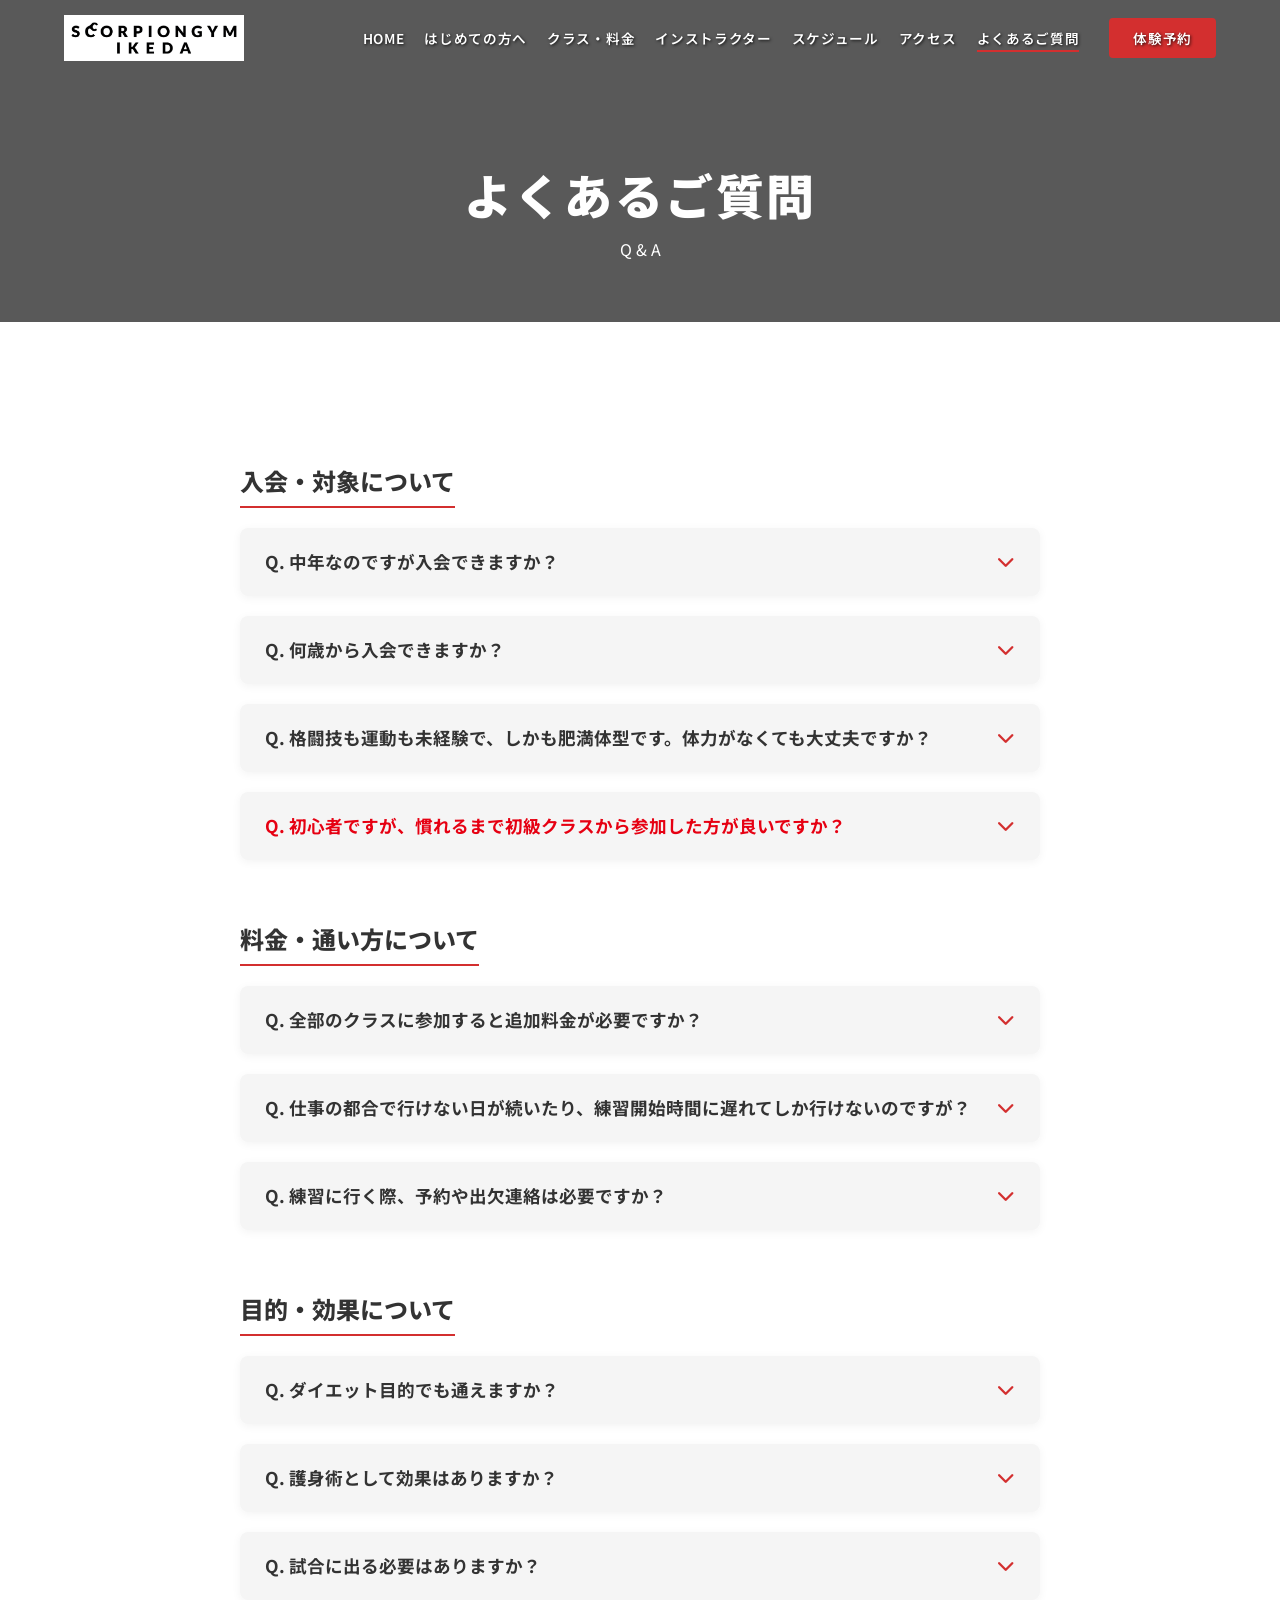
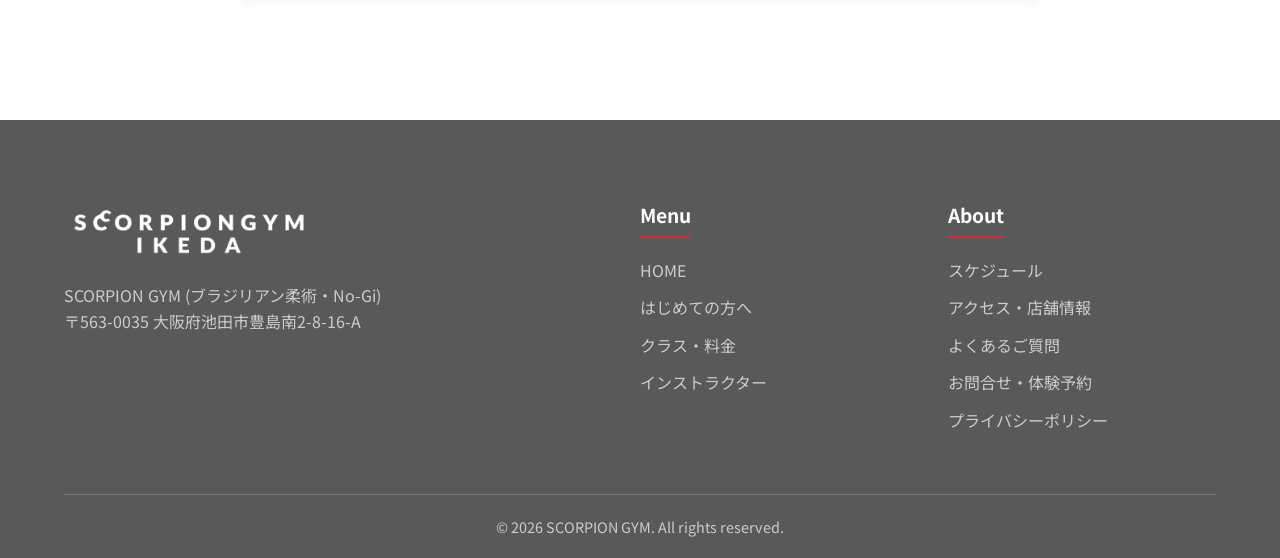
<file: faq.html>
<!DOCTYPE html>
<html lang="ja">
<head>
  <meta charset="UTF-8">
  <meta name="viewport" content="width=device-width, initial-scale=1.0">
  <title>よくあるご質問 | SCORPION GYM | 柔術・MMAジム</title>
  <meta name="description" content="SCORPION GYMへの入会や体験、柔術・MMAのレッスンに関するよくあるご質問と回答をまとめました。">
  <!-- Same head links as other pages -->
  <link rel="stylesheet" href="https://cdnjs.cloudflare.com/ajax/libs/font-awesome/6.4.0/css/all.min.css">
  <link rel="preconnect" href="https://fonts.googleapis.com">
  <link rel="preconnect" href="https://fonts.gstatic.com" crossorigin>
  <link href="https://fonts.googleapis.com/css2?family=Inter:wght@400;600;800;900&family=Noto+Sans+JP:wght@400;600;700;900&display=swap" rel="stylesheet">
  <link rel="stylesheet" href="css/style.css">
  <link rel="icon" type="image/png" href="assets/images/0405.png">
  <style>
    .faq-container { max-width: 800px; margin: 0 auto; }
    .faq-item {
      background: var(--white);
      border-radius: 8px;
      margin-bottom: 20px;
      box-shadow: 0 2px 10px rgba(0,0,0,0.05);
      overflow: hidden;
    }
    .faq-question {
      padding: 20px 25px;
      cursor: pointer;
      font-weight: 700;
      font-size: 1.1rem;
      display: flex;
      justify-content: space-between;
      align-items: center;
      background: var(--gray);
      transition: background 0.3s;
    }
    .faq-question:hover { background: #eee; }
    .faq-question::after {
      content: '\f078'; /* fa-chevron-down */
      font-family: 'Font Awesome 6 Free';
      font-weight: 900;
      transition: transform 0.3s;
      color: var(--primary);
    }
    .faq-item.active .faq-question::after { transform: rotate(180deg); }
    .faq-answer {
      max-height: 0;
      overflow: hidden;
      transition: max-height 0.4s ease, padding 0.4s ease;
      background: var(--white);
      padding: 0 25px;
    }
    .faq-item.active .faq-answer {
      max-height: 500px; /* arbitrary max height */
      padding: 20px 25px;
      border-top: 1px solid #eee;
    }
    .faq-category { font-size: 1.5rem; font-weight: 800; margin: 40px 0 20px; border-bottom: 2px solid var(--primary); display: inline-block; padding-bottom: 5px; }
  </style>
</head>
<body class="sub-page">

  <header class="header">
    <div class="header-inner">
      <div class="logo">
        <a href="index.html">
          <img src="assets/images/s-gym_logo_ikeda.png" alt="SCORPION GYM Logo" width="180" decoding="async">
        </a>
      </div>
      <button class="menu-btn" id="menu-btn" aria-label="Menu"><span></span><span></span><span></span></button>
      <nav class="nav" id="global-nav">
        <ul>
          <li><a href="index.html">HOME</a></li>
          <li><a href="beginners.html">はじめての方へ</a></li>
          <li><a href="pricing.html">クラス・料金</a></li>
          <li><a href="instructors.html">インストラクター</a></li>
          <li><a href="schedule.html">スケジュール</a></li>
          <li><a href="access.html">アクセス</a></li>
          <li><a href="faq.html" class="active">よくあるご質問</a></li>
        </ul>
        <div class="nav-cta"><a href="contact.html" class="nav-btn">体験予約</a></div>
      </nav>
    </div>
  </header>

  <main>
    <div class="page-header">
      <div class="container">
        <h1 class="page-title">よくあるご質問</h1>
        <p>Q &amp; A</p>
      </div>
    </div>

    <section class="section">
      <div class="container">
        <div class="faq-container">
          
          <h2 class="faq-category">入会・対象について</h2>
          
          <div class="faq-item">
            <div class="faq-question">Q. 中年なのですが入会できますか？</div>
            <div class="faq-answer">
              <p>A. まったく問題ありません。当ジムの会員の平均年齢は40代で、同年代の方も多く通っています。年齢を気にせず始められます。</p>
            </div>
          </div>
          
          <div class="faq-item">
            <div class="faq-question">Q. 何歳から入会できますか？</div>
            <div class="faq-answer">
              <p>A. 高校生になる年齢から入会可能です。未成年の方は保護者の同意が必要です。</p>
            </div>
          </div>
          
          <div class="faq-item">
            <div class="faq-question">Q. 格闘技も運動も未経験で、しかも肥満体型です。体力がなくても大丈夫ですか？</div>
            <div class="faq-answer">
              <p>A. ご安心ください。入会者の9割以上が未経験からのスタートです。水分補給も自由で、インストラクターがその方の体力に合わせて無理のないように配慮します。継続することで自然と体力もついてきます。</p>
            </div>
          </div>

          <div class="faq-item">
            <div class="faq-question" style="color: #e60012;">Q. 初心者ですが、慣れるまで初級クラスから参加した方が良いですか？</div>
            <div class="faq-answer">
              <p style="color: #e60012;">A. 初心者の方でも、どのクラスから始めていただいても大丈夫です。（安全のため、スパークラスのみインストラクターのレクチャーを受けた後に参加可能です）</p>
            </div>
          </div>

          <h2 class="faq-category">料金・通い方について</h2>
          
          <div class="faq-item">
            <div class="faq-question">Q. 全部のクラスに参加すると追加料金が必要ですか？</div>
            <div class="faq-answer">
              <p>A. 必要ありません。どのクラスに何回参加しても、月会費は一律です。</p>
            </div>
          </div>
          
          <div class="faq-item">
            <div class="faq-question">Q. 仕事の都合で行けない日が続いたり、練習開始時間に遅れてしか行けないのですが？</div>
            <div class="faq-answer">
              <p>A. 問題ありません。開館時間内であれば、いつ来ても・いつ帰っても自由です。シフト制のお仕事の方も多く通っています。</p>
            </div>
          </div>
          
          <div class="faq-item">
            <div class="faq-question">Q. 練習に行く際、予約や出欠連絡は必要ですか？</div>
            <div class="faq-answer">
              <p>A. 必要ありません。会員の方は、その日その時の状況に合わせて、営業時間内であれば都合の良いタイミングで参加できます。</p>
            </div>
          </div>

          <h2 class="faq-category">目的・効果について</h2>
          
          <div class="faq-item">
            <div class="faq-question">Q. ダイエット目的でも通えますか？</div>
            <div class="faq-answer">
              <p>A. もちろんです。全身の筋肉を使うため、ダイエットはもちろん、ストレス発散や健康づくりにも最適です。</p>
            </div>
          </div>
          
          <div class="faq-item">
            <div class="faq-question">Q. 護身術として効果はありますか？</div>
            <div class="faq-answer">
              <p>A. はい。ブラジリアン柔術は護身術を前提に発展した格闘技で、実践的かつ安全に身につけられます。</p>
            </div>
          </div>
          
          <div class="faq-item">
            <div class="faq-question">Q. 試合に出る必要はありますか？</div>
            <div class="faq-answer">
              <p>A. 強制は一切ありません。試合を目指す方から、健康維持・運動不足解消が目的の方まで、目的は人それぞれです。</p>
            </div>
          </div>

        </div>
      </div>
    </section>
  </main>

  <div class="sticky-cta" id="sticky-cta">
    <a href="https://lin.ee/6nmk39m" class="cta-btn btn-line"><i class="fa-brands fa-line"></i> LINE相談</a>
    <a href="contact.html#reserve" class="cta-btn btn-reserve"><i class="fa-regular fa-calendar-check"></i> 体験予約</a>
  </div>

  <footer class="footer">
    <!-- Same standard footer -->
    <div class="container">
      <div class="footer-grid">
        <div class="footer-info">
          <img src="assets/images/s-gym_logo_ikeda.png" alt="SCORPION GYM" width="250" class="footer-logo">
          <p>SCORPION GYM (ブラジリアン柔術・No-Gi)<br>〒563-0035 大阪府池田市豊島南2-8-16-A</p>
        </div>
        <div class="footer-links">
          <h3>Menu</h3>
          <ul><li><a href="index.html">HOME</a></li><li><a href="beginners.html">はじめての方へ</a></li><li><a href="pricing.html">クラス・料金</a></li><li><a href="instructors.html">インストラクター</a></li></ul>
        </div>
        <div class="footer-links">
          <h3>About</h3>
          <ul><li><a href="schedule.html">スケジュール</a></li><li><a href="access.html">アクセス・店舗情報</a></li><li><a href="faq.html" class="active">よくあるご質問</a></li><li><a href="contact.html">お問合せ・体験予約</a></li><li><a href="privacy.html">プライバシーポリシー</a></li></ul>
        </div>
      </div>
      <div class="footer-bottom"><p>&copy; 2026 SCORPION GYM. All rights reserved.</p></div>
    </div>
  </footer>
  <script src="js/script.js"></script>
</body>
</html>
</file>
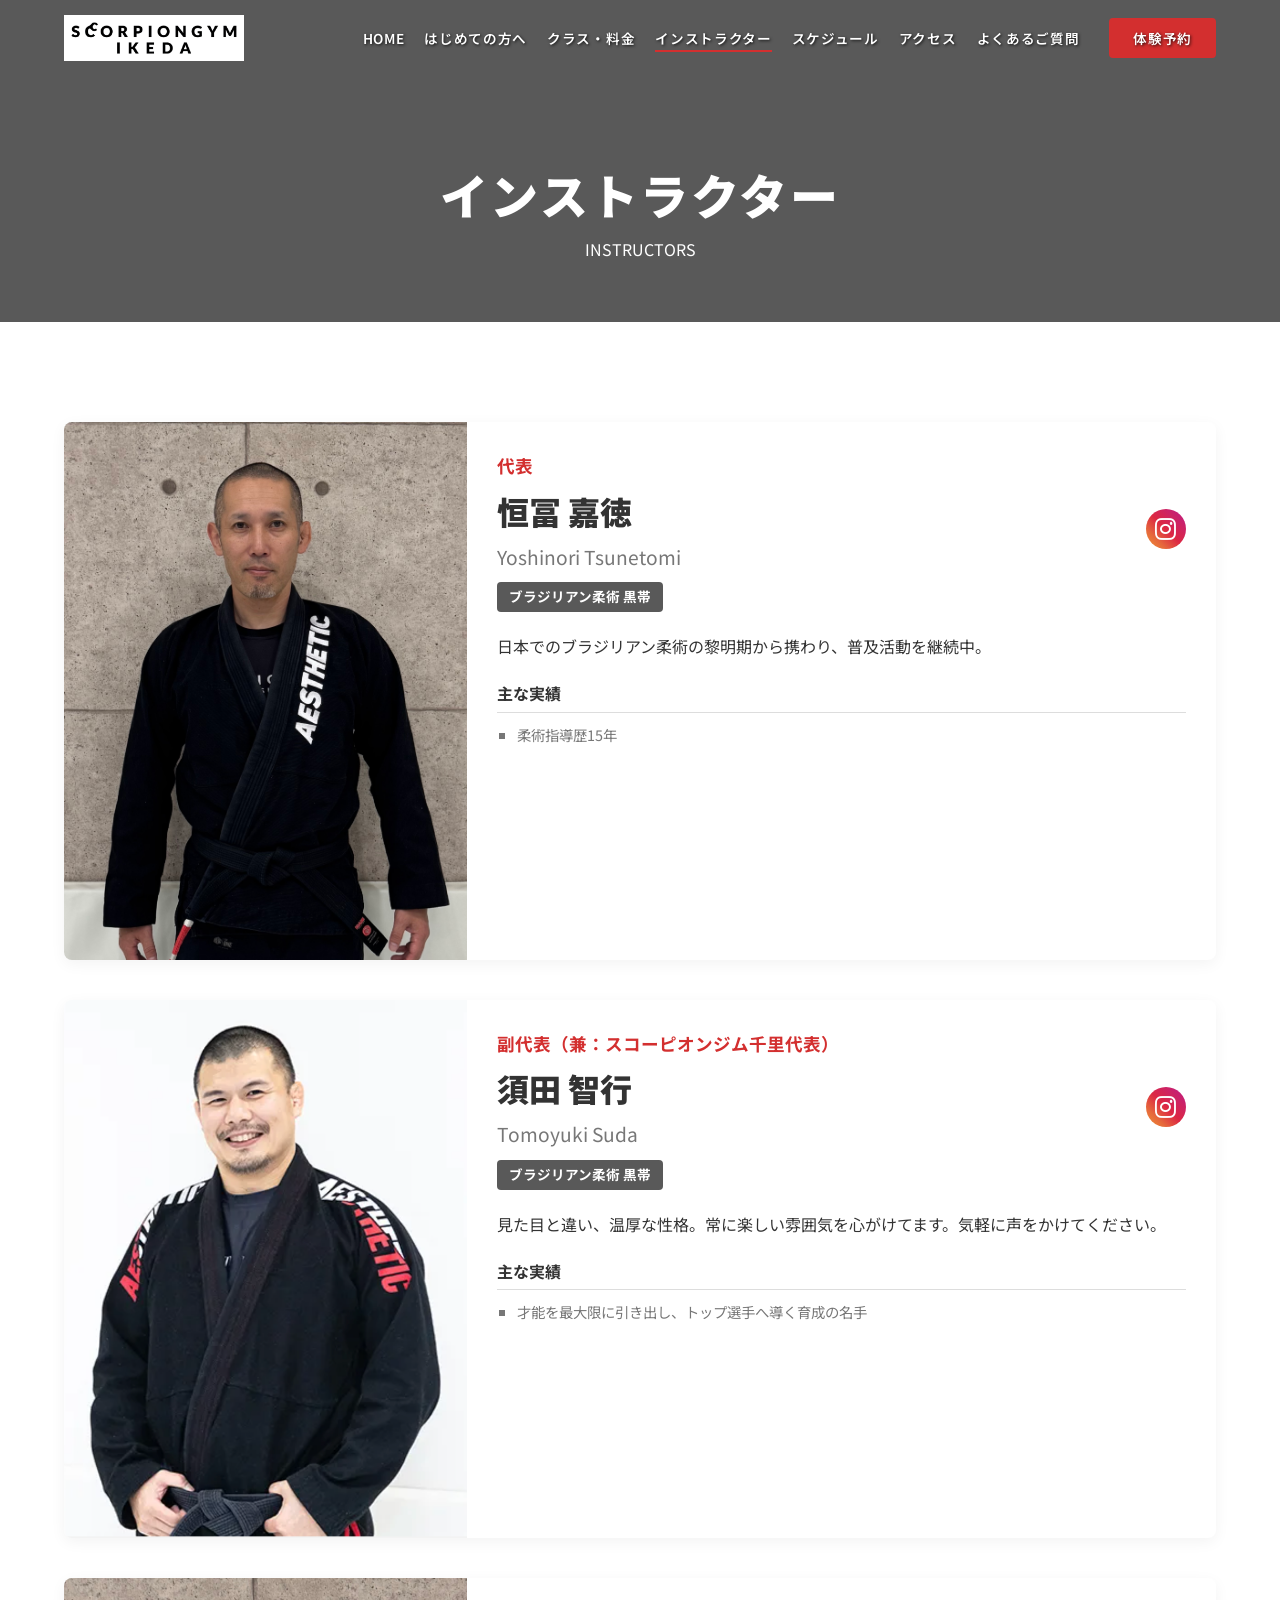
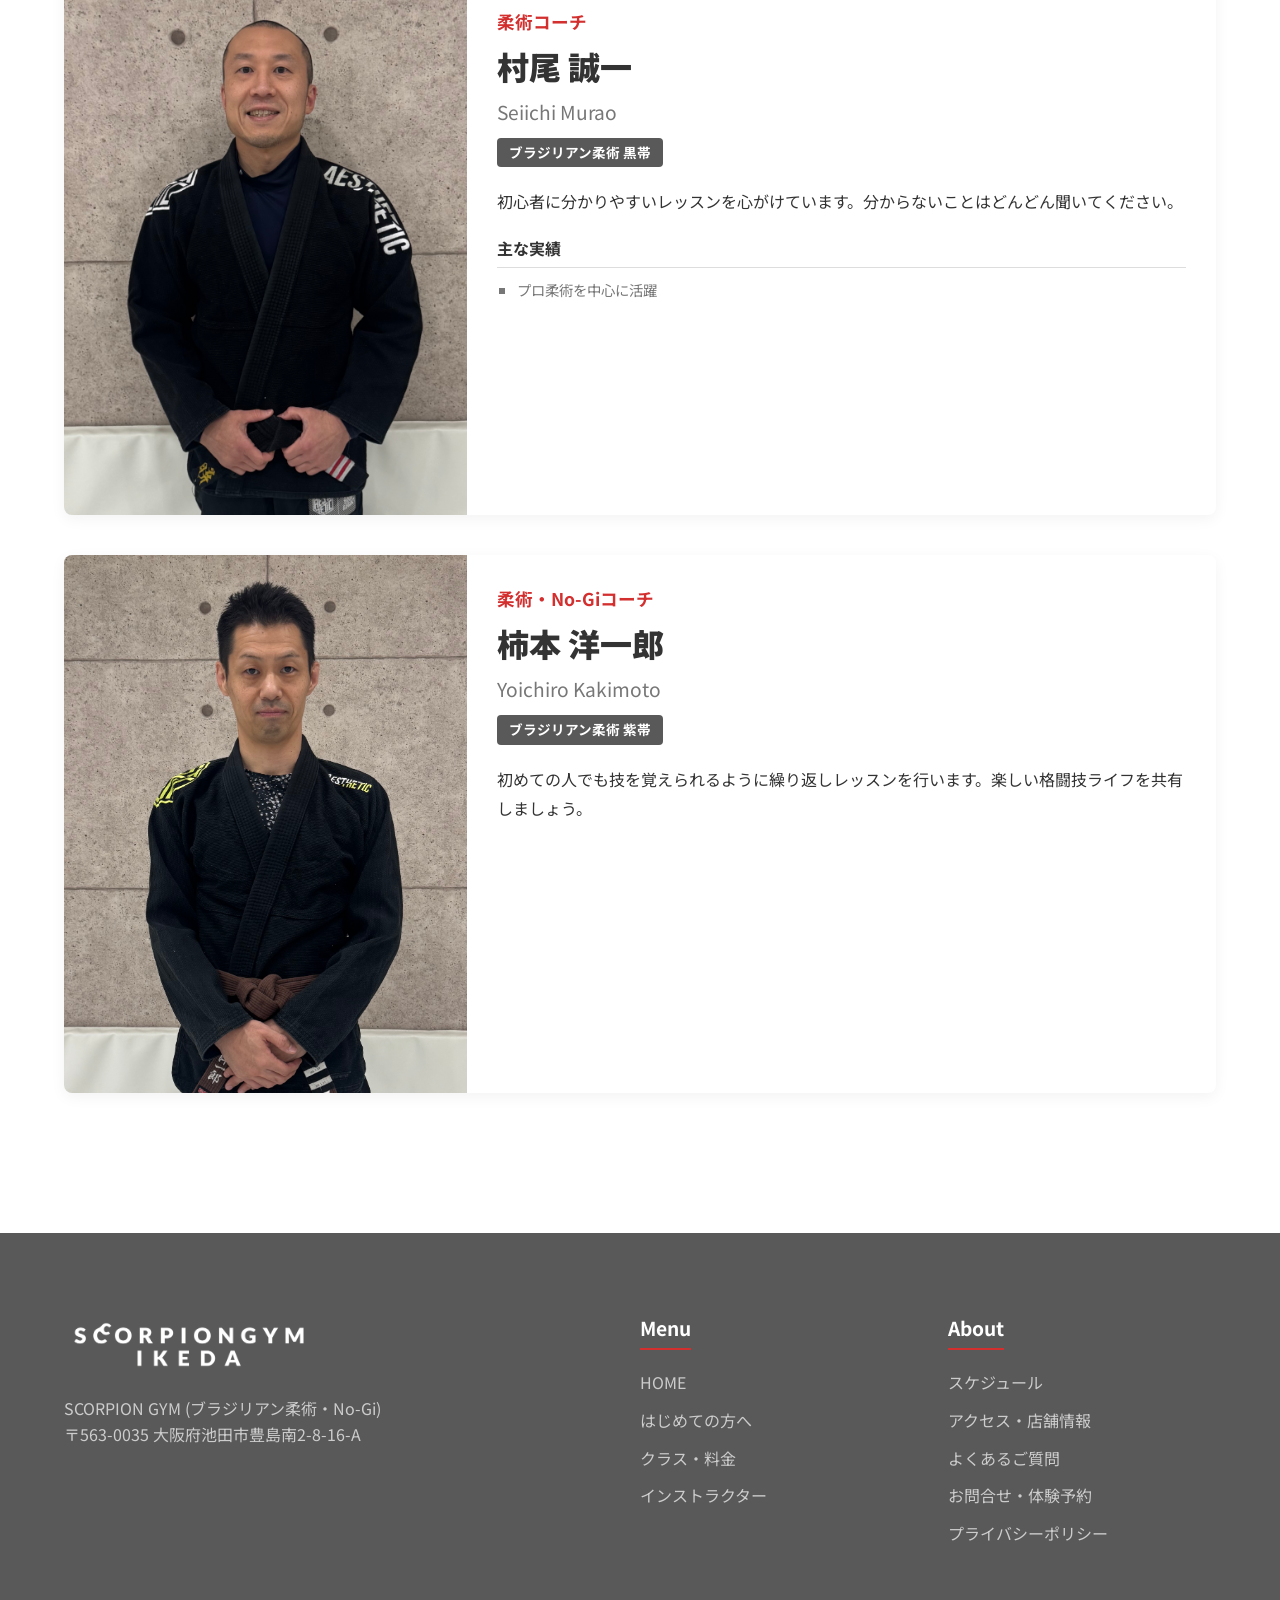
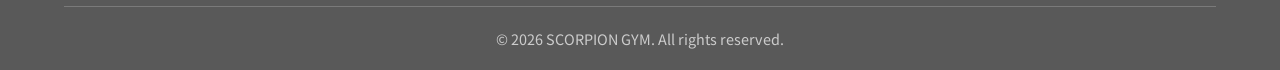
<file: instructors.html>
<!DOCTYPE html>
<html lang="ja">
<head>
  <meta charset="UTF-8">
  <meta name="viewport" content="width=device-width, initial-scale=1.0">
  <title>インストラクター | SCORPION GYM | 柔術・MMAジム</title>
  <meta name="description" content="SCORPION GYMの現役プロファイターや黒帯からなる実力派インストラクター陣をご紹介します。">
  <link rel="stylesheet" href="https://cdnjs.cloudflare.com/ajax/libs/font-awesome/6.4.0/css/all.min.css">
  <link rel="preconnect" href="https://fonts.googleapis.com">
  <link rel="preconnect" href="https://fonts.gstatic.com" crossorigin>
  <link href="https://fonts.googleapis.com/css2?family=Inter:wght@400;600;800;900&family=Noto+Sans+JP:wght@400;600;700;900&display=swap" rel="stylesheet">
  <link rel="stylesheet" href="css/style.css">
  <link rel="icon" type="image/png" href="assets/images/0405.png">
  <style>
    .instructor-card {
      display: flex;
      flex-direction: column;
      background: var(--white);
      border-radius: 8px;
      overflow: hidden;
      box-shadow: 0 4px 15px rgba(0,0,0,0.05);
      margin-bottom: 40px;
    }
    .instructor-img {
      width: 100%;
      aspect-ratio: 3 / 4;
      overflow: hidden;
    }
    @media (min-width: 768px) {
      .instructor-card { flex-direction: row; }
      .instructor-img { width: 35%; flex-shrink: 0; }
      .instructor-info { width: 65%; padding: 40px; }
    }
    .instructor-img img { width: 100%; height: 100%; object-fit: cover; object-position: top; }
    .instructor-info { padding: 30px; }
    .instructor-title { color: var(--primary); font-weight: 700; font-size: 1.1rem; margin-bottom: 5px; }
    .instructor-name { font-size: 2rem; font-weight: 900; margin-bottom: 10px; }
    .instructor-belt { display: inline-block; background: var(--black); color: var(--white); padding: 4px 12px; border-radius: 4px; font-size: 0.85rem; margin-bottom: 20px; font-weight:bold; }
    .instructor-bio { color: var(--text); line-height: 1.8; margin-bottom: 20px; }
    .instructor-achievements h4 { font-size: 1rem; border-bottom: 1px solid #ddd; padding-bottom: 5px; margin-bottom: 10px; }
    .instructor-achievements ul { padding-left: 20px; list-style-type: square; color: var(--text-light); font-size: 0.9rem; }
    
    .inst-ig {
      display: inline-flex;
      align-items: center;
      justify-content: center;
      background: linear-gradient(45deg, #f09433 0%, #e6683c 25%, #dc2743 50%, #cc2366 75%, #bc1888 100%);
      color: #fff !important;
      width: 40px;
      height: 40px;
      border-radius: 50%;
      font-size: 1.5rem;
      margin-left: 15px;
      transition: transform 0.3s ease;
      vertical-align: middle;
    }
    .inst-ig:hover { transform: scale(1.1); }
    
    /* On mobile, block display. On PC, flex to put IG next to name */
    .instructor-name { 
      font-size: 2rem; 
      font-weight: 900; 
      margin-bottom: 10px; 
      display: flex;
      align-items: center;
      flex-wrap: wrap;
    }
    .instructor-name-texts { flex: 1; }
    .instructor-name-texts span {
      display: block;
      font-size: 1.2rem;
      font-weight: normal;
      color: var(--text-light);
      margin-top: 5px;
    }
  </style>
</head>
<body class="sub-page">

  <header class="header">
    <div class="header-inner">
      <div class="logo">
        <a href="index.html">
          <img src="assets/images/s-gym_logo_ikeda.png" alt="SCORPION GYM Logo" width="180" decoding="async">
        </a>
      </div>
      <button class="menu-btn" id="menu-btn" aria-label="Menu"><span></span><span></span><span></span></button>
      <nav class="nav" id="global-nav">
        <ul>
          <li><a href="index.html">HOME</a></li>
          <li><a href="beginners.html">はじめての方へ</a></li>
          <li><a href="pricing.html">クラス・料金</a></li>
          <li><a href="instructors.html" class="active">インストラクター</a></li>
          <li><a href="schedule.html">スケジュール</a></li>
          <li><a href="access.html">アクセス</a></li>
          <li><a href="faq.html">よくあるご質問</a></li>
        </ul>
        <div class="nav-cta"><a href="contact.html" class="nav-btn">体験予約</a></div>
      </nav>
    </div>
  </header>

  <main>
    <div class="page-header">
      <div class="container">
        <h1 class="page-title">インストラクター</h1>
        <p>INSTRUCTORS</p>
      </div>
    </div>

    <section class="section">
      <div class="container">
        <!-- Head Coach -->
        <div class="instructor-card">
          <div class="instructor-img">
            <img src="assets/images/IMG_6699.jpg" alt="恒富 嘉徳">
          </div>
          <div class="instructor-info">
            <div class="instructor-title">代表</div>
            <h2 class="instructor-name">
              <div class="instructor-name-texts">恒冨 嘉徳 <span>Yoshinori Tsunetomi</span></div>
              <a href="https://www.instagram.com/scorpion_gym?igsh=dnoycnhlNjdmdGN4" target="_blank" class="inst-ig"><i class="fa-brands fa-instagram"></i></a>
            </h2>
            <div class="instructor-belt">ブラジリアン柔術 黒帯</div>
            <p class="instructor-bio">
              日本でのブラジリアン柔術の黎明期から携わり、普及活動を継続中。
            </p>
            <div class="instructor-achievements">
              <h4>主な実績</h4>
              <ul>
                <li>柔術指導歴15年</li>
              </ul>
            </div>
          </div>
        </div>

        <!-- Instructor 2 -->
        <div class="instructor-card">
          <div class="instructor-img">
            <img src="assets/images/suda.png" alt="須田 智行">
          </div>
          <div class="instructor-info">
            <div class="instructor-title">副代表（兼：スコーピオンジム千里代表）</div>
            <h2 class="instructor-name">
              <div class="instructor-name-texts">須田 智行 <span>Tomoyuki Suda</span></div>
              <a href="https://www.instagram.com/scorpiongym_senri_sudaconga?igsh=MXI1MDFhZ2RxZmI4aQ==" target="_blank" class="inst-ig"><i class="fa-brands fa-instagram"></i></a>
            </h2>
            <div class="instructor-belt">ブラジリアン柔術 黒帯</div>
            <p class="instructor-bio">
              見た目と違い、温厚な性格。常に楽しい雰囲気を心がけてます。気軽に声をかけてください。
            </p>
            <div class="instructor-achievements">
              <h4>主な実績</h4>
              <ul>
                <li>才能を最大限に引き出し、トップ選手へ導く育成の名手</li>
              </ul>
            </div>
          </div>
        </div>

        <!-- Instructor 2 -->
        <div class="instructor-card">
          <div class="instructor-img">
            <img src="assets/images/IMG_6698.jpg" alt="村尾 誠一">
          </div>
          <div class="instructor-info">
            <div class="instructor-title">柔術コーチ</div>
            <h2 class="instructor-name">
              <div class="instructor-name-texts">村尾 誠一 <span>Seiichi Murao</span></div>
            </h2>
            <div class="instructor-belt">ブラジリアン柔術 黒帯</div>
            <p class="instructor-bio">
              初心者に分かりやすいレッスンを心がけています。分からないことはどんどん聞いてください。
            </p>
            <div class="instructor-achievements">
              <h4>主な実績</h4>
              <ul>
                <li>プロ柔術を中心に活躍</li>
              </ul>
            </div>
          </div>
        </div>

        <!-- Instructor 3 (New) -->
        <div class="instructor-card">
          <div class="instructor-img">
            <img src="assets/images/IMG_6697.jpg" alt="柿本 洋一郎">
          </div>
          <div class="instructor-info">
            <div class="instructor-title">柔術・No-Giコーチ</div>
            <h2 class="instructor-name">
              <div class="instructor-name-texts">柿本 洋一郎 <span>Yoichiro Kakimoto</span></div>
            </h2>
            <div class="instructor-belt">ブラジリアン柔術 紫帯</div>
            <p class="instructor-bio">
              初めての人でも技を覚えられるように繰り返しレッスンを行います。楽しい格闘技ライフを共有しましょう。
            </p>
          </div>
        </div>
      </div>
    </section>
  </main>

  <div class="sticky-cta" id="sticky-cta">
    <a href="https://lin.ee/6nmk39m" class="cta-btn btn-line"><i class="fa-brands fa-line"></i> LINE相談</a>
    <a href="contact.html#reserve" class="cta-btn btn-reserve"><i class="fa-regular fa-calendar-check"></i> 体験予約</a>
  </div>

  <footer class="footer">
    <div class="container">
      <div class="footer-grid">
        <div class="footer-info">
          <img src="assets/images/s-gym_logo_ikeda.png" alt="SCORPION GYM" width="250" class="footer-logo">
          <p>SCORPION GYM (ブラジリアン柔術・No-Gi)<br>〒563-0035 大阪府池田市豊島南2-8-16-A</p>
        </div>
        <div class="footer-links">
          <h3>Menu</h3>
          <ul>
            <li><a href="index.html">HOME</a></li>
            <li><a href="beginners.html">はじめての方へ</a></li>
            <li><a href="pricing.html">クラス・料金</a></li>
            <li><a href="instructors.html">インストラクター</a></li>
          </ul>
        </div>
        <div class="footer-links">
          <h3>About</h3>
          <ul>
            <li><a href="schedule.html">スケジュール</a></li>
            <li><a href="access.html">アクセス・店舗情報</a></li>
            <li><a href="faq.html">よくあるご質問</a></li>
            <li><a href="contact.html">お問合せ・体験予約</a></li>
            <li><a href="privacy.html">プライバシーポリシー</a></li>
          </ul>
        </div>
      </div>
      <div class="footer-bottom">
        <p>&copy; 2026 SCORPION GYM. All rights reserved.</p>
      </div>
    </div>
  </footer>

  <script src="js/script.js"></script>
</body>
</html>
</file>
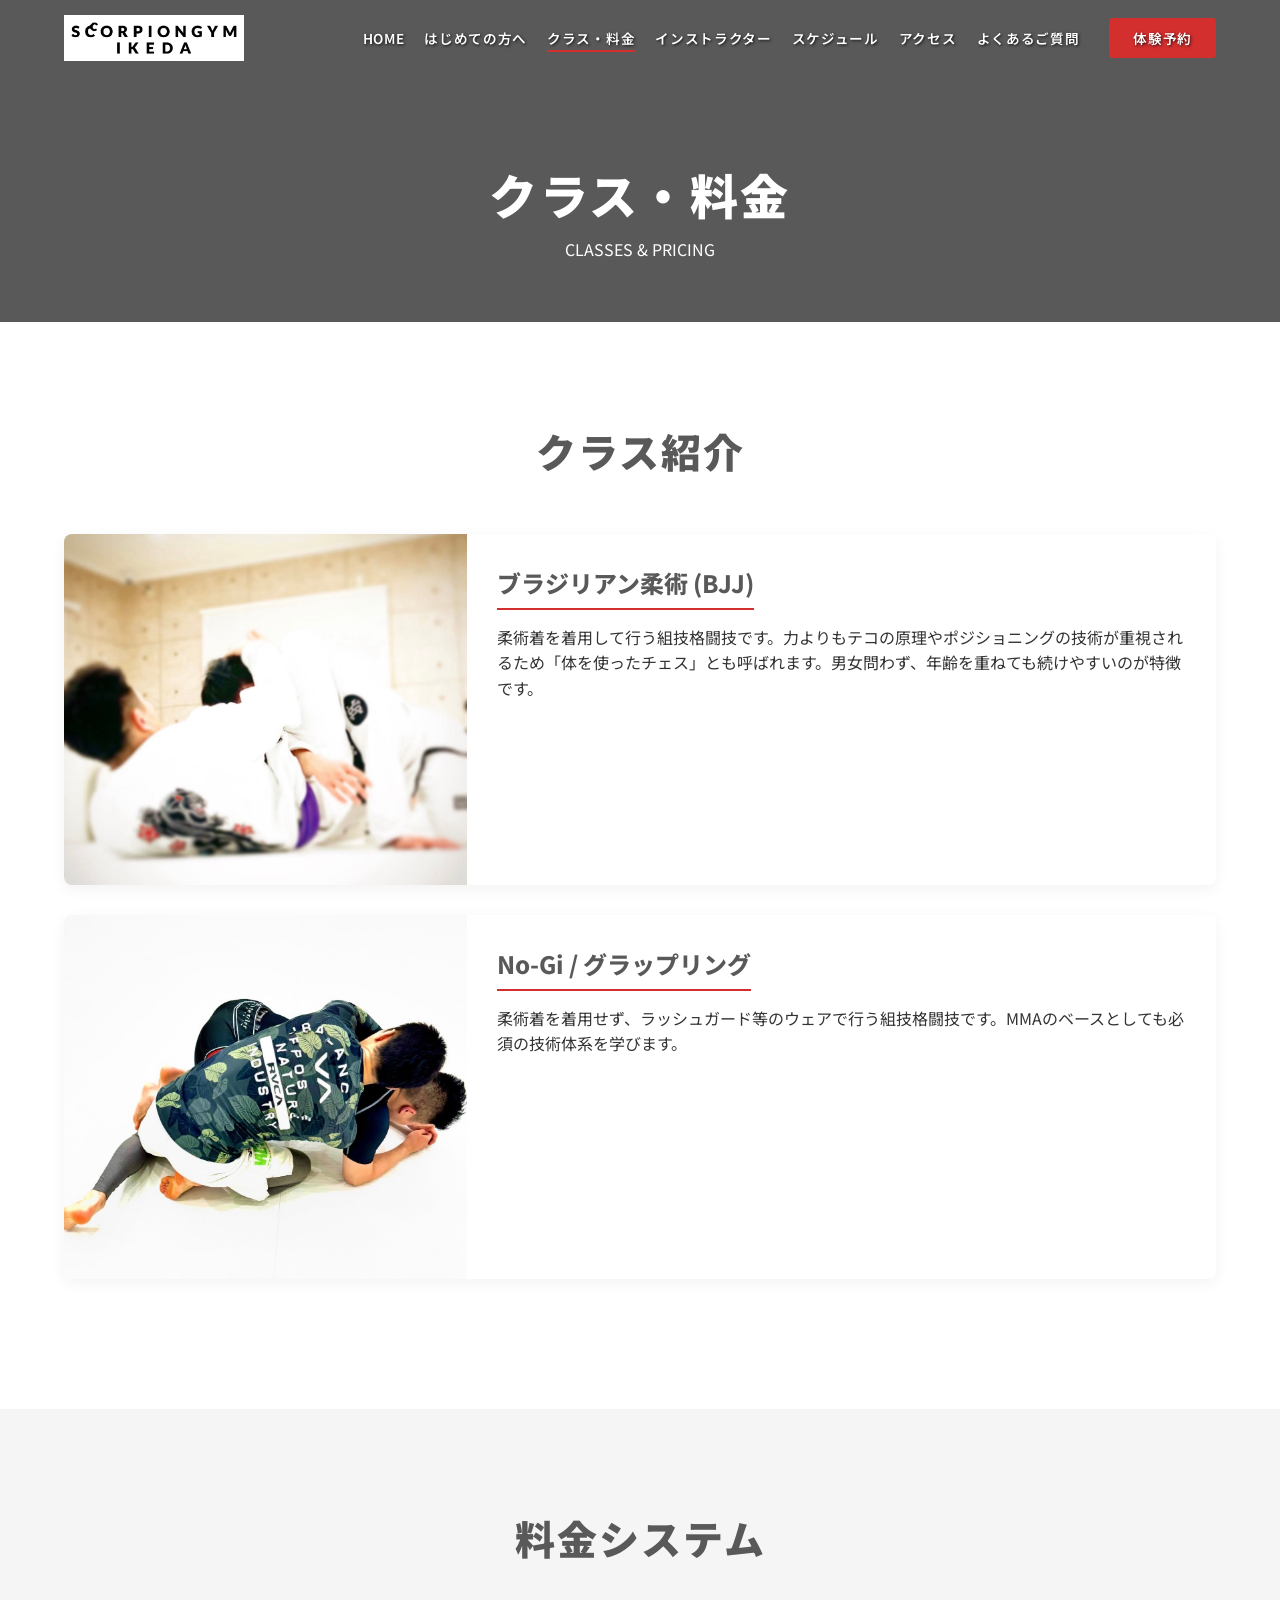
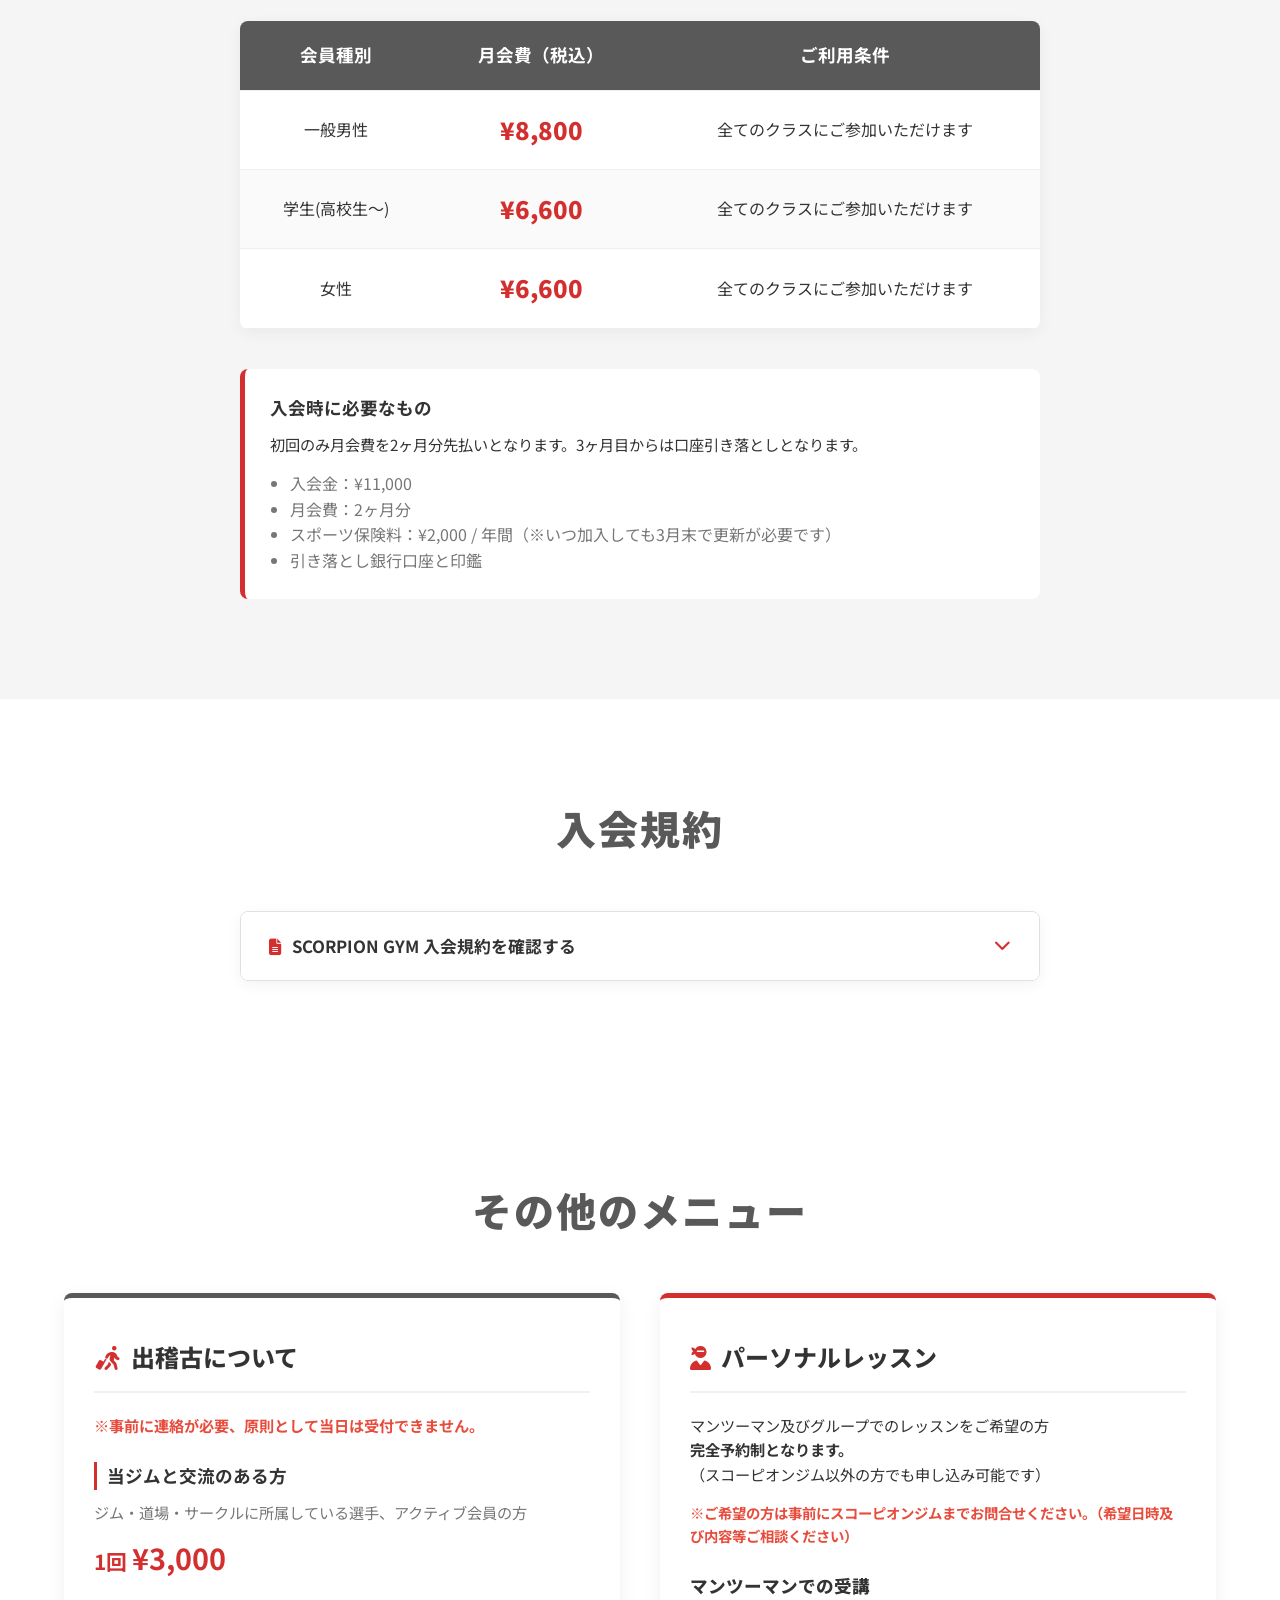
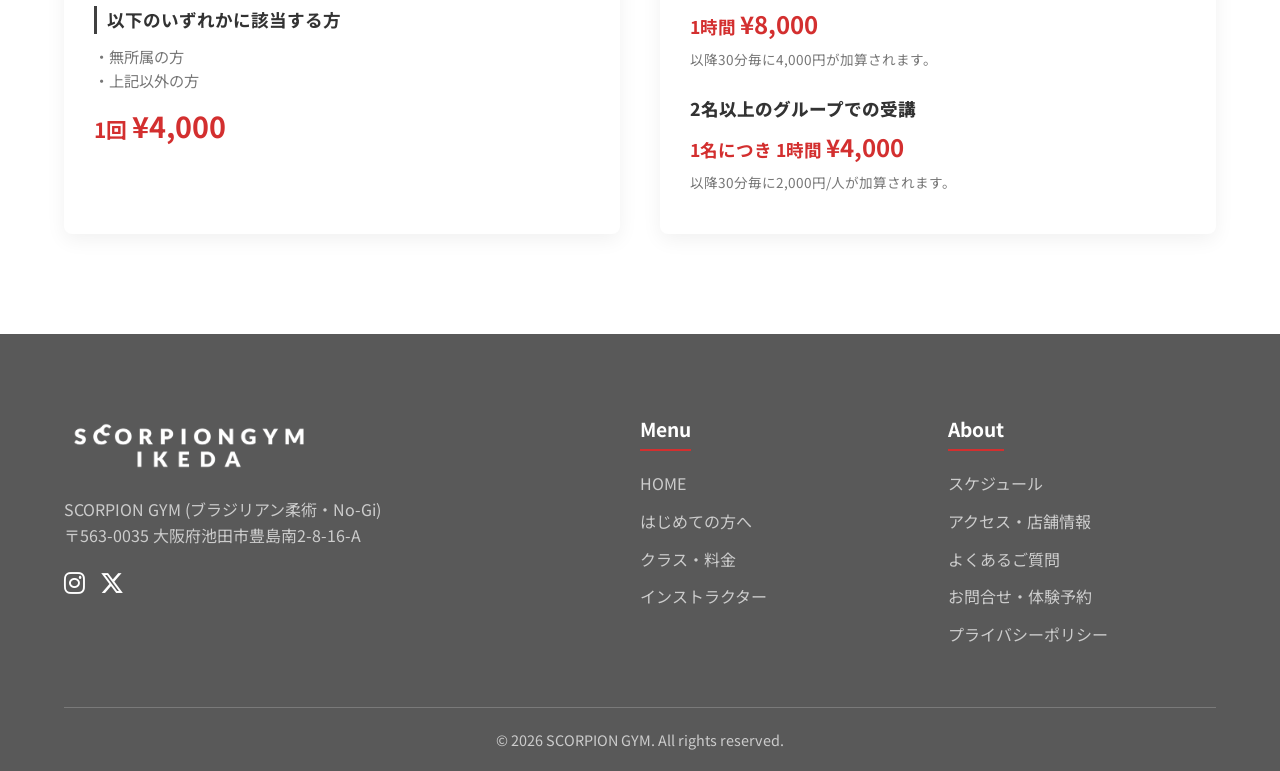
<file: pricing.html>
<!DOCTYPE html>
<html lang="ja">
<head>
  <meta charset="UTF-8">
  <meta name="viewport" content="width=device-width, initial-scale=1.0">
  <title>クラス・料金 | SCORPION GYM | 柔術・MMAジム</title>
  <meta name="description" content="SCORPION GYMの柔術、No-Giクラスの紹介と、明確な料金プランをご案内します。">
  <link rel="stylesheet" href="https://cdnjs.cloudflare.com/ajax/libs/font-awesome/6.4.0/css/all.min.css">
  <link rel="preconnect" href="https://fonts.googleapis.com">
  <link rel="preconnect" href="https://fonts.gstatic.com" crossorigin>
  <link href="https://fonts.googleapis.com/css2?family=Inter:wght@400;600;800;900&family=Noto+Sans+JP:wght@400;600;700;900&display=swap" rel="stylesheet">
  <link rel="stylesheet" href="css/style.css">
  <link rel="icon" type="image/png" href="assets/images/0405.png">
  <style>
    /* Specific styles for pricing table */
    .pricing-table {
      width: 100%;
      border-collapse: collapse;
      margin-bottom: 40px;
      box-shadow: 0 4px 15px rgba(0,0,0,0.05);
      border-radius: 8px;
      overflow: hidden;
      background: #fff;
    }
    .pricing-table th, .pricing-table td {
      padding: 20px;
      text-align: center;
      border-bottom: 1px solid #eee;
    }
    .pricing-table th {
      background-color: var(--black);
      color: var(--white);
      font-weight: 700;
      font-size: 1.1rem;
    }
    .pricing-table tr:nth-child(even) { background-color: #fafafa; }
    .price-value { font-size: 1.5rem; font-weight: 900; color: var(--primary); }
    
    .class-card {
      background: var(--white);
      border-radius: 8px;
      overflow: hidden;
      box-shadow: 0 4px 15px rgba(0,0,0,0.05);
      margin-bottom: 30px;
      display: flex;
      flex-direction: column;
    }
    .class-img {
      width: 100%;
      height: 90px;
      flex-shrink: 0;
    }
    @media (min-width: 768px) {
      .class-card { flex-direction: row; }
      .class-img { width: 35%; height: auto; }
      .class-content { width: 65%; }
    }
    .class-img img { width: 100%; height: 100%; object-fit: cover; object-position: center center; }
    .class-content { padding: 30px; }
    .class-title { font-size: 1.5rem; font-weight: 800; margin-bottom: 15px; color: var(--black); border-bottom: 2px solid var(--primary); display: inline-block; padding-bottom: 5px; }
  </style>
</head>
<body class="sub-page">

  <header class="header">
    <div class="header-inner">
      <div class="logo">
        <a href="index.html">
          <img src="assets/images/s-gym_logo_ikeda.png" alt="SCORPION GYM Logo" width="180" decoding="async">
        </a>
      </div>
      <button class="menu-btn" id="menu-btn" aria-label="Menu"><span></span><span></span><span></span></button>
      <nav class="nav" id="global-nav">
        <ul>
          <li><a href="index.html">HOME</a></li>
          <li><a href="beginners.html">はじめての方へ</a></li>
          <li><a href="pricing.html" class="active">クラス・料金</a></li>
          <li><a href="instructors.html">インストラクター</a></li>
          <li><a href="schedule.html">スケジュール</a></li>
          <li><a href="access.html">アクセス</a></li>
          <li><a href="faq.html">よくあるご質問</a></li>
        </ul>
        <div class="nav-cta"><a href="contact.html" class="nav-btn">体験予約</a></div>
      </nav>
    </div>
  </header>

  <main>
    <div class="page-header">
      <div class="container">
        <h1 class="page-title">クラス・料金</h1>
        <p>CLASSES & PRICING</p>
      </div>
    </div>

    <!-- Classes Section -->
    <section class="section">
      <div class="container">
        <h2 class="section-title">クラス紹介</h2>
        
        <div class="class-card">
          <div class="class-img">
            <img src="assets/images/IMG_5628.jpg" alt="ブラジリアン柔術">
          </div>
          <div class="class-content">
            <h3 class="class-title">ブラジリアン柔術 (BJJ)</h3>
            <p style="margin-bottom: 15px;">柔術着を着用して行う組技格闘技です。力よりもテコの原理やポジショニングの技術が重視されるため「体を使ったチェス」とも呼ばれます。男女問わず、年齢を重ねても続けやすいのが特徴です。</p>
          </div>
        </div>

        <div class="class-card">
          <div class="class-img">
            <img src="assets/images/IMG_5629.jpg" alt="グラップリング/No-Gi">
          </div>
          <div class="class-content">
            <h3 class="class-title">No-Gi / グラップリング</h3>
            <p style="margin-bottom: 15px;">柔術着を着用せず、ラッシュガード等のウェアで行う組技格闘技です。MMAのベースとしても必須の技術体系を学びます。</p>
          </div>
        </div>
      </div>
    </section>

    <!-- Pricing Section -->
    <section class="section bg-light">
      <div class="container">
        <h2 class="section-title">料金システム</h2>
        <div style="max-width: 800px; margin: 0 auto;">
          <table class="pricing-table">
            <thead>
              <tr>
                <th>会員種別</th>
                <th>月会費（税込）</th>
                <th>ご利用条件</th>
              </tr>
            </thead>
            <tbody>
              <tr>
                <td>一般男性</td>
                <td class="price-value">¥8,800</td>
                <td>全てのクラスにご参加いただけます</td>
              </tr>
              <tr>
                <td>学生(高校生〜)</td>
                <td class="price-value">¥6,600</td>
                <td>全てのクラスにご参加いただけます</td>
              </tr>
              <tr>
                <td>女性</td>
                <td class="price-value">¥6,600</td>
                <td>全てのクラスにご参加いただけます</td>
              </tr>
            </tbody>
          </table>

          <div style="background: var(--white); padding: 25px; border-radius: 8px; border-left: 5px solid var(--primary);">
            <h4 style="font-size: 1.1rem; margin-bottom: 10px;">入会時に必要なもの</h4>
            <p style="margin-bottom: 15px; font-size: 0.95rem; color: var(--text);">
              初回のみ月会費を2ヶ月分先払いとなります。3ヶ月目からは口座引き落としとなります。
            </p>
            <ul style="list-style-type: disc; padding-left: 20px; color: var(--text-light);">
              <li>入会金：¥11,000</li>
              <li>月会費：2ヶ月分</li>
              <li>スポーツ保険料：¥2,000 / 年間（※いつ加入しても3月末で更新が必要です）</li>
              <li>引き落とし銀行口座と印鑑</li>
            </ul>
          </div>
        </div>
      </div>
    </section>


    <!-- 入会規約 Section -->
    <section class="section">
      <div class="container">
        <h2 class="section-title">入会規約</h2>
        <div style="max-width: 800px; margin: 0 auto;">
          <div class="accordion-item" id="terms-accordion" style="border: 1px solid #e0e0e0; border-radius: 8px; overflow: hidden; box-shadow: 0 4px 15px rgba(0,0,0,0.05);">
            <button onclick="toggleAccordion()" id="accordion-btn"
              style="width:100%; display:flex; justify-content:space-between; align-items:center;
                     padding:22px 28px; background:#fff; border:none; cursor:pointer;
                     font-size:1.05rem; font-weight:700; text-align:left; color:#333;
                     font-family:inherit; transition: background 0.3s;">
              <span><i class="fa-solid fa-file-lines" style="color:var(--primary); margin-right:10px;"></i>SCORPION GYM 入会規約を確認する</span>
              <i class="fa-solid fa-chevron-down" id="accordion-icon" style="color:var(--primary); transition: transform 0.3s;"></i>
            </button>
            <div id="accordion-body" style="display:none; padding:0 28px 28px; background:#fff;">
              <p style="font-size:0.8rem; color:var(--text-light); margin-bottom:20px; padding-top:5px; border-top:1px solid #eee; padding-top:20px;">最終更新日：2023年4月1日</p>
              <ol style="padding-left:1.5em; display:flex; flex-direction:column; gap:16px; color:#444; font-size:0.92rem; line-height:1.85;">
                <li>会員にはスポーツ保険の加入を義務付けます。各個人の加入に関してあくまでも参加者本人の責務とします。練習中及び試合等の負傷に対しての治療に関しては各個人のスポーツ保険にて対応いただくものとします。保険にて対応範囲以上の負担は本人負担とします。</li>
                <li>伝染及び感染力の強い病気の場合、又は健康上練習に支障のある場合は医師が許可するまで練習に参加はできないものとします。</li>
                <li>他の団体等に出稽古や試合出場を希望する際は事前に許可を得て下さい。</li>
                <li>練習の参加回数に関係なく所定の月会費が発生します。練習に参加できない場合や、月の途中でやむを得ず退会する場合は、すでに納めた入会金、会費は、理由のいかんにかかわらず返金いたしかねます。</li>
                <li>退会する場合は、希望月の前月の10日迄に所定の書類（要押印）を提出して下さい。11日以降に提出の場合は、希望月の翌月末の退会となり、月会費の引き落としを停止する事はできませんのでご注意下さい。退会は、未納分の月会費をすべて支払っていただいた後、退会とさせていただきます。休会する場合は、希望月の前月の月末迄に所定の書類（要押印）を提出して下さい。復帰する月の会費として、前払いにて１か月分の月会費の引き落としが実行されます。会員として復帰しない場合は返金は致しません。退会及び休会の申請は、メールや電話での申告は本人確認ができない為、受け付けておりませんので所定の書類を必ず提出してください。（書類の提出がないと会費は発生し続けます）</li>
                <li>類似及び重複する種目団体との二重所属は禁止します。</li>
                <li>住所等の登録内容及び当会に指定された連絡方法に変更が生じた時はすみやかに届け出てください。</li>
                <li>会員としてふさわしくない行為があった場合は強制退会とする場合があります。</li>
                <li>道場の運営上の都合によりスケジュールや会費金額を変更する場合があります。</li>
                <li>天災地変、気象災害、地震またはその他不可抗力や社会情勢の著しい変化があったとき、またはその恐れがあるときには臨時休業または閉鎖する場合があります。その場合、既に収めた会費等は返金致しません。</li>
                <li>活動の記録及び宣伝等（ウェブサイト掲載等）の目的で、個人情報に該当する映像や音声等の撮影を行い、使用する場合があります。</li>
                <li>暴力団関係者及びそれに類似する団体に、在籍及び交友関係のある方は一切の立ち入りをお断りいたします。また、入会後判明した場合は、速やかに退会していただきます。支払った会費等は一切返金はいたしません。</li>
                <li>規約内容に関わらず当道場がふさわしくないと判断した会員の行動・事故・事件等による当道場の損益の発生に対し損害賠償を請求する場合があります。</li>
                <li>入会規約は会員の同意を得ずとも改訂できるものとします。最新の規約はスコーピオンジムホームページ内に記載されているものとします。</li>
              </ol>
            </div>
          </div>
        </div>
      </div>
    </section>
    <script>
      function toggleAccordion() {
        const body = document.getElementById('accordion-body');
        const icon = document.getElementById('accordion-icon');
        const btn  = document.getElementById('accordion-btn');
        const isOpen = body.style.display === 'block';
        body.style.display = isOpen ? 'none' : 'block';
        icon.style.transform = isOpen ? 'rotate(0deg)' : 'rotate(180deg)';
        btn.style.background = isOpen ? '#fff' : '#fafafa';
      }
    </script>

    <!-- Drop-in and Personal Training Section -->

    <section class="section">
      <div class="container">
        <h2 class="section-title">その他のメニュー</h2>
        
        <div class="concept-grid" style="grid-template-columns: repeat(auto-fit, minmax(min(100%, 300px), 1fr)); gap: 40px; align-items: stretch;">
          
          <!-- Drop-in (出稽古) -->
          <div style="background: var(--white); padding: 40px 30px; border-radius: 8px; box-shadow: 0 6px 20px rgba(0,0,0,0.06); border-top: 5px solid var(--black); height: 100%;">
            <h3 style="font-size: 1.5rem; margin-bottom: 20px; font-weight: 800; border-bottom: 2px solid #f0f0f0; padding-bottom: 15px;"><i class="fa-solid fa-person-walking-luggage" style="color:var(--primary); margin-right: 10px;"></i>出稽古について</h3>
            <p style="color: #e74c3c; font-weight: bold; margin-bottom: 25px; font-size: 0.95rem;">※事前に連絡が必要、原則として当日は受付できません。</p>
            
            <div style="margin-bottom: 25px;">
              <h4 style="font-size: 1.1rem; color: var(--text); border-left: 3px solid var(--primary); padding-left: 10px; margin-bottom: 10px;">当ジムと交流のある方</h4>
              <p style="font-size: 0.95rem; color: var(--text-light); margin-bottom: 10px;">ジム・道場・サークルに所属している選手、アクティブ会員の方</p>
              <div style="font-size: 1.3rem; font-weight: bold; color: var(--primary);">1回 <span style="font-size: 1.8rem;">¥3,000</span></div>
            </div>
            
            <div>
              <h4 style="font-size: 1.1rem; color: var(--text); border-left: 3px solid var(--dark-gray); padding-left: 10px; margin-bottom: 10px;">以下のいずれかに該当する方</h4>
              <p style="font-size: 0.95rem; color: var(--text-light); margin-bottom: 10px;">・無所属の方<br>・上記以外の方</p>
              <div style="font-size: 1.3rem; font-weight: bold; color: var(--primary);">1回 <span style="font-size: 1.8rem;">¥4,000</span></div>
            </div>
          </div>

          <!-- Personal Training -->
          <div style="background: var(--white); padding: 40px 30px; border-radius: 8px; box-shadow: 0 6px 20px rgba(0,0,0,0.06); border-top: 5px solid var(--primary); height: 100%;">
            <h3 style="font-size: 1.5rem; margin-bottom: 20px; font-weight: 800; border-bottom: 2px solid #f0f0f0; padding-bottom: 15px;"><i class="fa-solid fa-user-ninja" style="color:var(--primary); margin-right: 10px;"></i>パーソナルレッスン</h3>
            <p style="margin-bottom: 15px; font-size: 0.95rem; color: var(--text);">マンツーマン及びグループでのレッスンをご希望の方<br><strong>完全予約制となります。</strong><br>（スコーピオンジム以外の方でも申し込み可能です）</p>
            <p style="color: #e74c3c; font-weight: bold; margin-bottom: 25px; font-size: 0.9rem;">※ご希望の方は事前にスコーピオンジムまでお問合せください。（希望日時及び内容等ご相談ください）</p>
            
            <div style="margin-bottom: 25px;">
              <h4 style="font-size: 1.1rem; color: var(--text); margin-bottom: 5px; font-weight: 800;">マンツーマンでの受講</h4>
              <div style="font-size: 1.1rem; font-weight: bold; color: var(--primary);">1時間 <span style="font-size: 1.5rem;">¥8,000</span></div>
              <p style="font-size: 0.85rem; color: var(--text-light); margin-top:5px;">以降30分毎に4,000円が加算されます。</p>
            </div>
            
            <div>
              <h4 style="font-size: 1.1rem; color: var(--text); margin-bottom: 5px; font-weight: 800;">2名以上のグループでの受講</h4>
              <div style="font-size: 1.1rem; font-weight: bold; color: var(--primary);">1名につき 1時間 <span style="font-size: 1.5rem;">¥4,000</span></div>
              <p style="font-size: 0.85rem; color: var(--text-light); margin-top:5px;">以降30分毎に2,000円/人が加算されます。</p>
            </div>
          </div>

        </div>
      </div>
    </section>

  </main>

  <div class="sticky-cta" id="sticky-cta">
    <a href="https://lin.ee/6nmk39m" class="cta-btn btn-line"><i class="fa-brands fa-line"></i> LINE相談</a>
    <a href="contact.html#reserve" class="cta-btn btn-reserve"><i class="fa-regular fa-calendar-check"></i> 体験予約</a>
  </div>

  <footer class="footer">
    <div class="container">
      <div class="footer-grid">
        <div class="footer-info">
          <img src="assets/images/s-gym_logo_ikeda.png" alt="SCORPION GYM" width="250" class="footer-logo">
          <p>SCORPION GYM (ブラジリアン柔術・No-Gi)<br>〒563-0035 大阪府池田市豊島南2-8-16-A</p>
          <div class="sns-links">
            <a href="https://www.instagram.com/scorpion_gym" target="_blank"><i class="fa-brands fa-instagram"></i></a>
            <a href="#"><i class="fa-brands fa-x-twitter"></i></a>
          </div>
        </div>
        <div class="footer-links">
          <h3>Menu</h3>
          <ul>
            <li><a href="index.html">HOME</a></li>
            <li><a href="beginners.html">はじめての方へ</a></li>
            <li><a href="pricing.html">クラス・料金</a></li>
            <li><a href="instructors.html">インストラクター</a></li>
          </ul>
        </div>
        <div class="footer-links">
          <h3>About</h3>
          <ul>
            <li><a href="schedule.html">スケジュール</a></li>
            <li><a href="access.html">アクセス・店舗情報</a></li>
            <li><a href="faq.html">よくあるご質問</a></li>
            <li><a href="contact.html">お問合せ・体験予約</a></li>
            <li><a href="privacy.html">プライバシーポリシー</a></li>
          </ul>
        </div>
      </div>
      <div class="footer-bottom">
        <p>&copy; 2026 SCORPION GYM. All rights reserved.</p>
      </div>
    </div>
  </footer>

  <script src="js/script.js"></script>
</body>
</html>
</file>
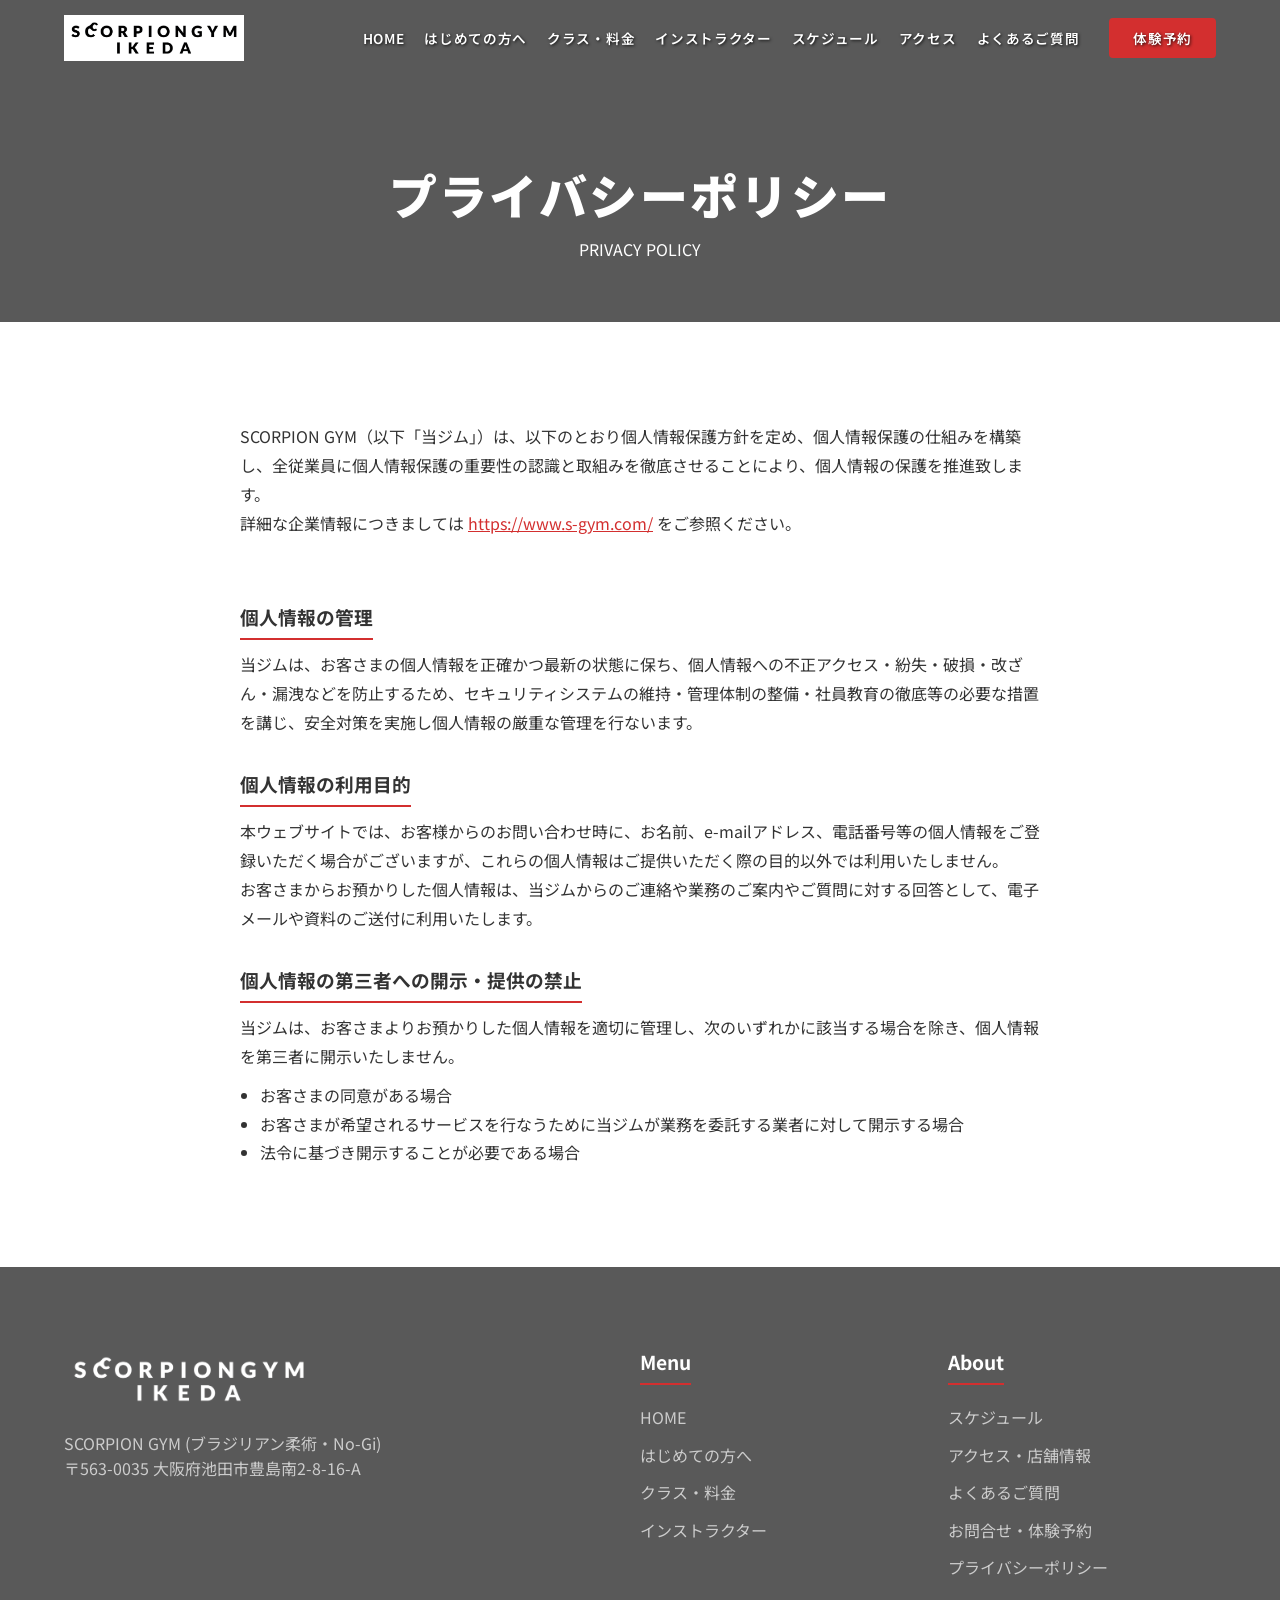
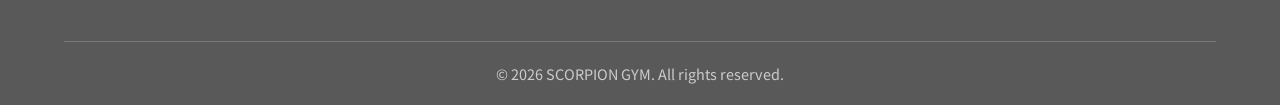
<file: privacy.html>
<!DOCTYPE html>
<html lang="ja">
<head>
  <meta charset="UTF-8">
  <meta name="viewport" content="width=device-width, initial-scale=1.0">
  <title>プライバシーポリシー | SCORPION GYM | 柔術・MMAジム</title>
  <meta name="description" content="SCORPION GYMのプライバシーポリシー（個人情報保護方針）に関するご案内ページです。">
  <!-- Same head links as other pages -->
  <link rel="stylesheet" href="https://cdnjs.cloudflare.com/ajax/libs/font-awesome/6.4.0/css/all.min.css">
  <link rel="preconnect" href="https://fonts.googleapis.com">
  <link rel="preconnect" href="https://fonts.gstatic.com" crossorigin>
  <link href="https://fonts.googleapis.com/css2?family=Inter:wght@400;600;800;900&family=Noto+Sans+JP:wght@400;600;700;900&display=swap" rel="stylesheet">
  <link rel="stylesheet" href="css/style.css">
  <link rel="icon" type="image/png" href="assets/images/0405.png">
</head>
<body class="sub-page">

  <header class="header">
    <div class="header-inner">
      <div class="logo">
        <a href="index.html">
          <img src="assets/images/s-gym_logo_ikeda.png" alt="SCORPION GYM Logo" width="180" decoding="async">
        </a>
      </div>
      <button class="menu-btn" id="menu-btn" aria-label="Menu"><span></span><span></span><span></span></button>
      <nav class="nav" id="global-nav">
        <ul>
          <li><a href="index.html">HOME</a></li>
          <li><a href="beginners.html">はじめての方へ</a></li>
          <li><a href="pricing.html">クラス・料金</a></li>
          <li><a href="instructors.html">インストラクター</a></li>
          <li><a href="schedule.html">スケジュール</a></li>
          <li><a href="access.html">アクセス</a></li>
          <li><a href="faq.html">よくあるご質問</a></li>
        </ul>
        <div class="nav-cta"><a href="contact.html" class="nav-btn">体験予約</a></div>
      </nav>
    </div>
  </header>

  <main>
    <div class="page-header">
      <div class="container">
        <h1 class="page-title">プライバシーポリシー</h1>
        <p>PRIVACY POLICY</p>
      </div>
    </div>

    <section class="section">
      <div class="container" style="max-width: 800px; line-height: 1.8;">
        
        <p class="mb-4">
          SCORPION GYM（以下「当ジム」）は、以下のとおり個人情報保護方針を定め、個人情報保護の仕組みを構築し、全従業員に個人情報保護の重要性の認識と取組みを徹底させることにより、個人情報の保護を推進致します。<br>
          詳細な企業情報につきましては <a href="https://www.s-gym.com/" target="_blank" style="color:var(--primary); text-decoration:underline;">https://www.s-gym.com/</a> をご参照ください。
        </p>

        <h3 style="margin: 30px 0 10px; border-bottom: 2px solid var(--primary); display: inline-block; padding-bottom: 5px;">個人情報の管理</h3>
        <p>当ジムは、お客さまの個人情報を正確かつ最新の状態に保ち、個人情報への不正アクセス・紛失・破損・改ざん・漏洩などを防止するため、セキュリティシステムの維持・管理体制の整備・社員教育の徹底等の必要な措置を講じ、安全対策を実施し個人情報の厳重な管理を行ないます。</p>

        <h3 style="margin: 30px 0 10px; border-bottom: 2px solid var(--primary); display: inline-block; padding-bottom: 5px;">個人情報の利用目的</h3>
        <p>本ウェブサイトでは、お客様からのお問い合わせ時に、お名前、e-mailアドレス、電話番号等の個人情報をご登録いただく場合がございますが、これらの個人情報はご提供いただく際の目的以外では利用いたしません。<br>
        お客さまからお預かりした個人情報は、当ジムからのご連絡や業務のご案内やご質問に対する回答として、電子メールや資料のご送付に利用いたします。</p>

        <h3 style="margin: 30px 0 10px; border-bottom: 2px solid var(--primary); display: inline-block; padding-bottom: 5px;">個人情報の第三者への開示・提供の禁止</h3>
        <p>当ジムは、お客さまよりお預かりした個人情報を適切に管理し、次のいずれかに該当する場合を除き、個人情報を第三者に開示いたしません。</p>
        <ul style="list-style-type: disc; padding-left: 20px; margin-top: 10px;">
          <li>お客さまの同意がある場合</li>
          <li>お客さまが希望されるサービスを行なうために当ジムが業務を委託する業者に対して開示する場合</li>
          <li>法令に基づき開示することが必要である場合</li>
        </ul>

      </div>
    </section>
  </main>

  <div class="sticky-cta" id="sticky-cta">
    <a href="https://lin.ee/6nmk39m" class="cta-btn btn-line"><i class="fa-brands fa-line"></i> LINE相談</a>
    <a href="contact.html#reserve" class="cta-btn btn-reserve"><i class="fa-regular fa-calendar-check"></i> 体験予約</a>
  </div>

  <footer class="footer">
    <div class="container">
      <div class="footer-grid">
        <div class="footer-info">
          <img src="assets/images/s-gym_logo_ikeda.png" alt="SCORPION GYM" width="250" class="footer-logo">
          <p>SCORPION GYM (ブラジリアン柔術・No-Gi)<br>〒563-0035 大阪府池田市豊島南2-8-16-A</p>
        </div>
        <div class="footer-links">
          <h3>Menu</h3>
          <ul><li><a href="index.html">HOME</a></li><li><a href="beginners.html">はじめての方へ</a></li><li><a href="pricing.html">クラス・料金</a></li><li><a href="instructors.html">インストラクター</a></li></ul>
        </div>
        <div class="footer-links">
          <h3>About</h3>
          <ul><li><a href="schedule.html">スケジュール</a></li><li><a href="access.html">アクセス・店舗情報</a></li><li><a href="faq.html">よくあるご質問</a></li><li><a href="contact.html">お問合せ・体験予約</a></li><li><a href="privacy.html" class="active">プライバシーポリシー</a></li></ul>
        </div>
      </div>
      <div class="footer-bottom"><p>&copy; 2026 SCORPION GYM. All rights reserved.</p></div>
    </div>
  </footer>
  <script src="js/script.js"></script>
</body>
</html>
</file>
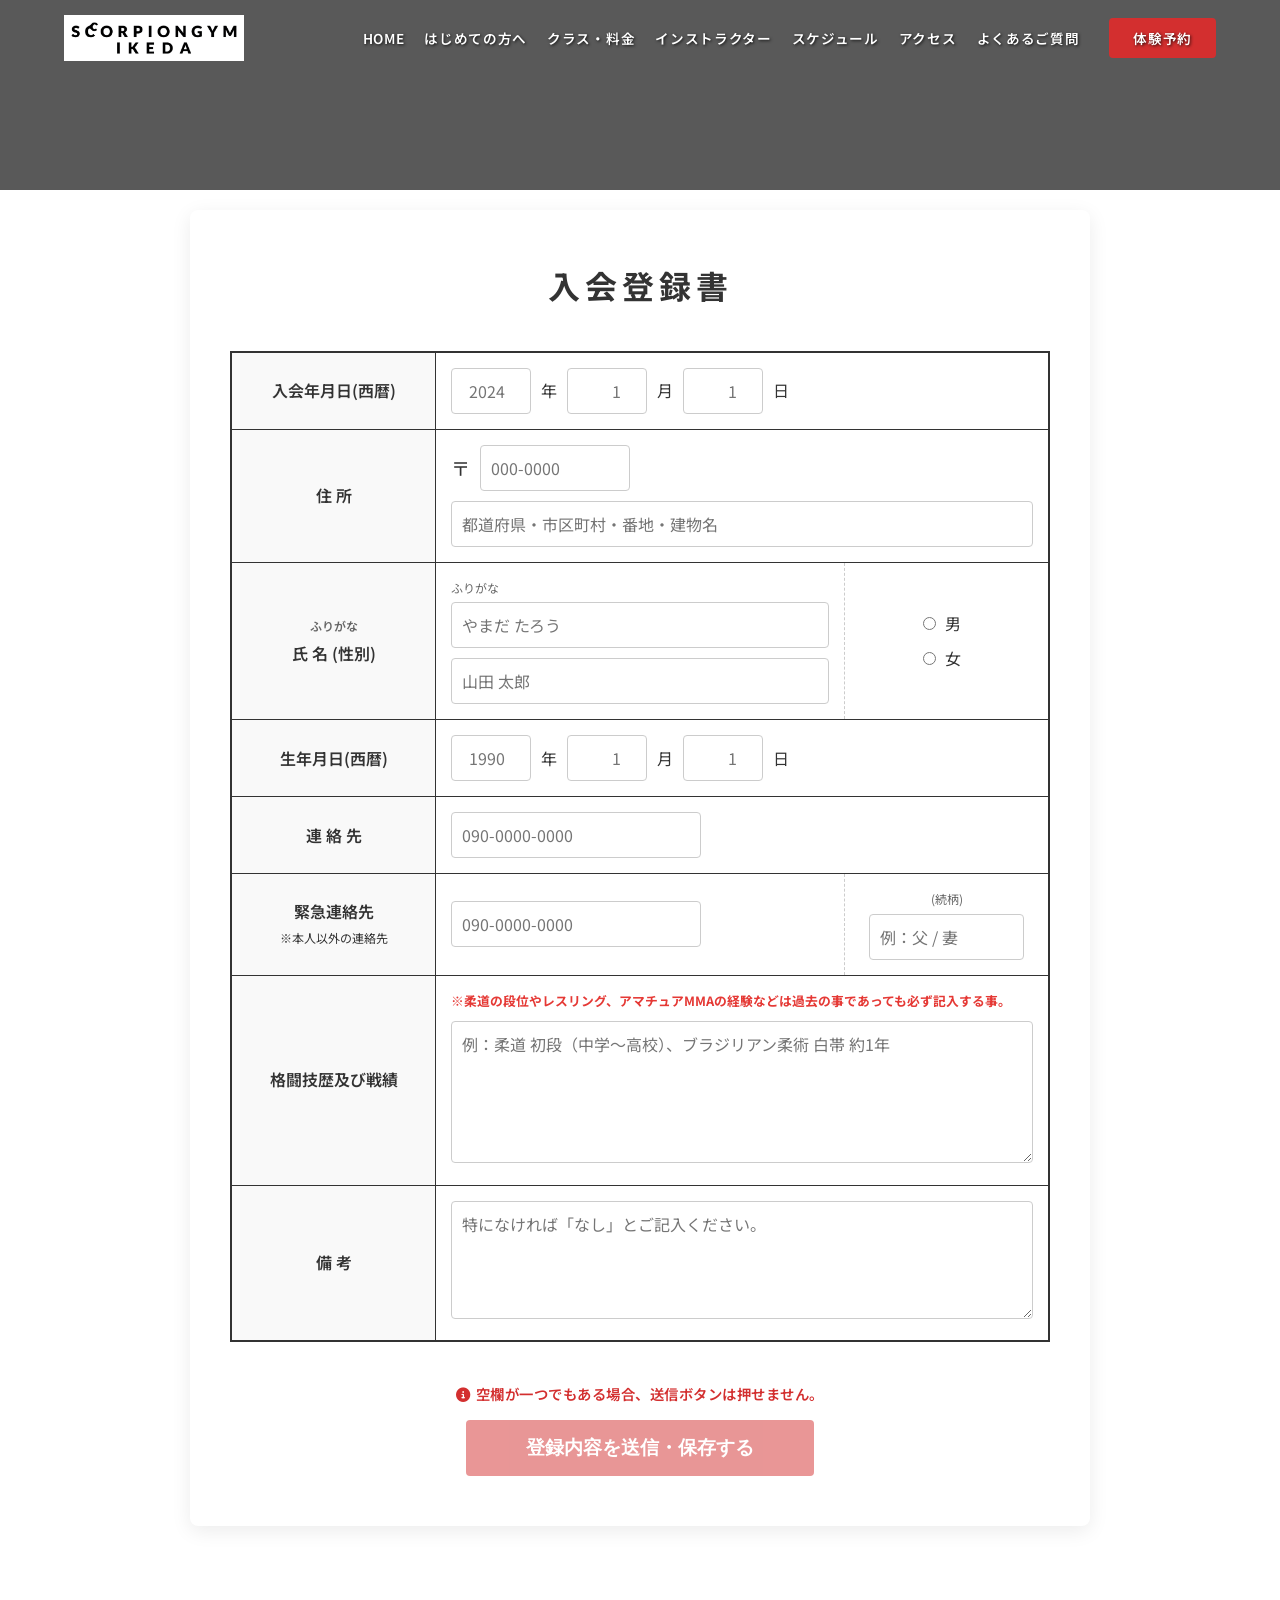
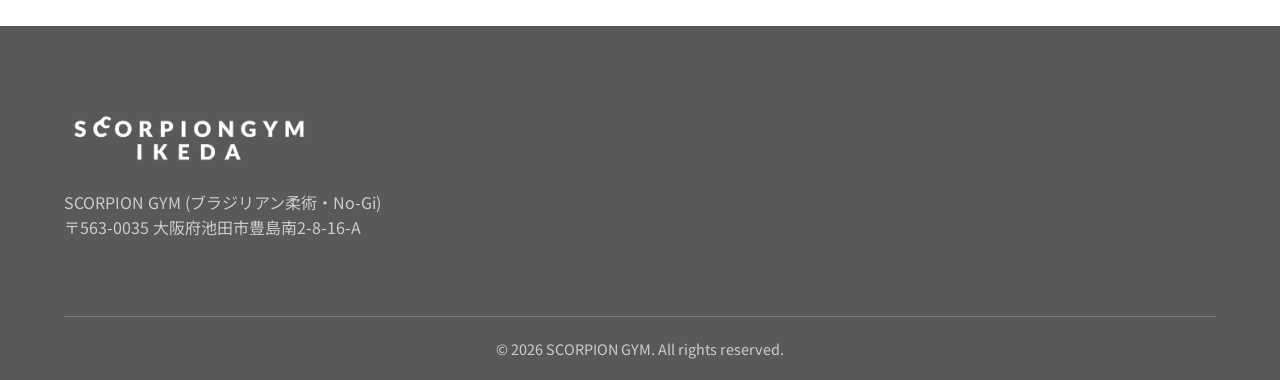
<file: registration.html>
<!DOCTYPE html>
<html lang="ja">
<head>
  <meta charset="UTF-8">
  <meta name="viewport" content="width=device-width, initial-scale=1.0">
  <title>入会登録書 | SCORPION GYM | 柔術・MMAジム</title>
  <meta name="description" content="SCORPION GYMへご入会いただくための登録フォームです。">
  <!-- Fonts and Icons -->
  <link rel="stylesheet" href="https://cdnjs.cloudflare.com/ajax/libs/font-awesome/6.4.0/css/all.min.css">
  <link rel="preconnect" href="https://fonts.googleapis.com">
  <link rel="preconnect" href="https://fonts.gstatic.com" crossorigin>
  <link href="https://fonts.googleapis.com/css2?family=Inter:wght@400;600;800;900&family=Noto+Sans+JP:wght@400;600;700;900&display=swap" rel="stylesheet">
  <link rel="stylesheet" href="css/style.css">
  <link rel="icon" type="image/png" href="assets/images/0405.png">
  
  <style>
    /* フォーム用特別スタイル */
    .registration-wrapper {
      max-width: 900px;
      margin: 0 auto;
      background: var(--white);
      padding: 50px 40px;
      border-radius: 8px;
      box-shadow: 0 5px 20px rgba(0,0,0,0.08);
      font-family: 'Noto Sans JP', sans-serif;
    }
    .registration-title {
      text-align: center;
      font-size: 2rem;
      letter-spacing: 5px;
      margin-bottom: 40px;
      font-weight: 700;
      color: #333;
    }
    .registration-table {
      width: 100%;
      border-collapse: collapse;
      border: 2px solid #333;
    }
    .registration-table th, .registration-table td {
      border: 1px solid #333;
      padding: 15px;
      vertical-align: middle;
    }
    .registration-table th {
      width: 25%;
      background-color: #f9f9f9;
      font-weight: 600;
      text-align: center;
    }
    
    /* フォームコントロール部品 */
    .form-input {
      width: 100%;
      padding: 10px;
      border: 1px solid #ccc;
      border-radius: 4px;
      font-size: 1rem;
      box-sizing: border-box;
      font-family: inherit;
    }
    .form-input:focus {
      outline: none;
      border-color: var(--primary);
    }
    .flex-group {
      display: flex;
      align-items: center;
      gap: 10px;
      flex-wrap: wrap;
    }
    .date-input {
      width: 80px;
      text-align: right;
    }
    .gender-radio {
      margin-right: 5px;
      cursor: pointer;
    }
    .gender-label {
      margin-right: 15px;
      cursor: pointer;
    }
    
    .note-text {
      font-size: 0.8rem;
      color: #e53935;
      font-weight: bold;
      margin-bottom: 10px;
      display: block;
    }
    .submit-btn-wrapper {
      text-align: center;
      margin-top: 40px;
    }
    .btn-submit {
      background: var(--primary);
      color: #fff;
      border: none;
      padding: 15px 60px;
      font-size: 1.2rem;
      font-weight: bold;
      border-radius: 4px;
      cursor: pointer;
      transition: background 0.3s;
    }
    .btn-submit:hover {
      background: #b71c1c;
    }

    /* ふりがな部分などのレイアウト用 */
    .furigana-label {
      font-size: 0.75rem;
      color: #666;
      margin-bottom: 5px;
      display: block;
    }
    
    @media (max-width: 768px) {
      .registration-table, .registration-table tbody, .registration-table tr, .registration-table td, .registration-table th {
        display: block;
        width: 100%;
      }
      .registration-table th {
        border-bottom: none;
        background-color: #eee;
        text-align: left;
      }
      .registration-table td {
        border-top: none;
        margin-bottom: -1px;
      }
      .registration-wrapper {
        padding: 30px 20px;
      }
    }
  </style>
</head>
<body class="sub-page">

  <header class="header">
    <div class="header-inner">
      <div class="logo"><a href="index.html"><img src="assets/images/s-gym_logo_ikeda.png" alt="SCORPION GYM Logo" width="180" decoding="async"></a></div>
      <button class="menu-btn" id="menu-btn" aria-label="Menu"><span></span><span></span><span></span></button>
      <nav class="nav" id="global-nav">
        <ul>
          <li><a href="index.html">HOME</a></li>
          <li><a href="beginners.html">はじめての方へ</a></li>
          <li><a href="pricing.html">クラス・料金</a></li>
          <li><a href="instructors.html">インストラクター</a></li>
          <li><a href="schedule.html">スケジュール</a></li>
          <li><a href="access.html">アクセス</a></li>
          <li><a href="faq.html">よくあるご質問</a></li>
        </ul>
        <div class="nav-cta"><a href="contact.html" class="nav-btn">体験予約</a></div>
      </nav>
    </div>
  </header>

  <main>
    <div class="page-header" style="padding-bottom: 30px;">
      <div class="container">
      </div>
    </div>

    <section class="section" style="padding-top: 20px;">
      <div class="container">
        
        <div class="registration-wrapper">
          <h1 class="registration-title">入会登録書</h1>
          
          <iframe name="hidden_iframe" id="hidden_iframe" style="display:none;"></iframe>
          <form id="registration-form" action="https://docs.google.com/forms/d/e/1FAIpQLScjJI8YxJpsXcloAQEn4Uxqua1LbHaUsz8ymXlPQn4t0kxw1A/formResponse" method="POST" target="hidden_iframe">
            <input type="hidden" name="entry.1666476001" id="combined_address">
            
            <table class="registration-table">
              <tbody>
                <!-- 入会年月日 -->
                <tr>
                  <th>入会年月日(西暦)</th>
                  <td colspan="2">
                    <div class="flex-group">
                      <input type="number" id="join_y" name="entry.1702891434_year" class="form-input date-input" placeholder="2024" required> 年
                      <input type="number" id="join_m" name="entry.1702891434_month" class="form-input date-input" placeholder="1" required> 月
                      <input type="number" id="join_d" name="entry.1702891434_day" class="form-input date-input" placeholder="1" required> 日
                    </div>
                  </td>
                </tr>
                
                <!-- 住所 -->
                <tr>
                  <th>住 所</th>
                  <td colspan="2">
                    <div style="margin-bottom: 10px; display: flex; align-items: center;">
                      <span style="font-size: 1.2rem; margin-right: 10px;">〒</span>
                      <input type="text" id="zipcode" class="form-input" style="width: 150px;" placeholder="000-0000" required>
                    </div>
                    <input type="text" id="address" class="form-input" placeholder="都道府県・市区町村・番地・建物名" required>
                  </td>
                </tr>
                
                <!-- 氏名・性別 -->
                <tr>
                  <th>
                    <span class="furigana-label">ふりがな</span>
                    氏 名 (性別)
                  </th>
                  <td style="border-right: none;">
                    <div style="margin-bottom: 10px;">
                      <span class="furigana-label">ふりがな</span>
                      <input type="text" id="furigana" name="entry.1338751800" class="form-input" placeholder="やまだ たろう" required>
                    </div>
                    <div>
                      <input type="text" id="fullname" name="entry.655285341" class="form-input" placeholder="山田 太郎" required>
                    </div>
                  </td>
                  <td style="width: 15%; text-align: center; border-left: 1px dashed #ccc;">
                    <div style="display:flex; flex-direction:column; gap:10px; align-items:center;">
                      <label class="gender-label"><input type="radio" name="entry.1316802332" value="男" class="gender-radio" required> 男</label>
                      <label class="gender-label"><input type="radio" name="entry.1316802332" value="女" class="gender-radio" required> 女</label>
                    </div>
                  </td>
                </tr>
                
                <!-- 生年月日 -->
                <tr>
                  <th>生年月日(西暦)</th>
                  <td colspan="2">
                    <div class="flex-group">
                      <input type="number" id="dob_y" name="entry.735319977_year" class="form-input date-input" placeholder="1990" required> 年
                      <input type="number" id="dob_m" name="entry.735319977_month" class="form-input date-input" placeholder="1" required> 月
                      <input type="number" id="dob_d" name="entry.735319977_day" class="form-input date-input" placeholder="1" required> 日
                    </div>
                  </td>
                </tr>
                
                <!-- 連絡先 -->
                <tr>
                  <th>連 絡 先</th>
                  <td colspan="2">
                    <div class="flex-group">
                      <input type="tel" id="phone" name="entry.860503570" class="form-input" style="width:250px;" placeholder="090-0000-0000" required>
                    </div>
                  </td>
                </tr>
                
                <!-- 緊急連絡先 -->
                <tr>
                  <th>緊急連絡先<br><span style="font-size:0.75rem; font-weight:normal;">※本人以外の連絡先</span></th>
                  <td style="border-right: none;">
                    <div class="flex-group">
                      <input type="tel" id="em_phone" name="entry.1554102163" class="form-input" style="width:250px;" placeholder="090-0000-0000" required>
                    </div>
                  </td>
                  <td style="width: 25%; text-align: center; border-left: 1px dashed #ccc; vertical-align: top;">
                    <span class="furigana-label">(続柄)</span>
                    <input type="text" id="em_relation" name="entry.322805785" class="form-input" placeholder="例：父 / 妻" style="width: 90%;" required>
                  </td>
                </tr>
                
                <!-- 格闘技歴 -->
                <tr>
                  <th>格闘技歴及び戦績</th>
                  <td colspan="2">
                    <span class="note-text">※柔道の段位やレスリング、アマチュアMMAの経験などは過去の事であっても必ず記入する事。</span>
                    <textarea id="history" name="entry.130905339" class="form-input" rows="5" placeholder="例：柔道 初段（中学〜高校）、ブラジリアン柔術 白帯 約1年" required></textarea>
                  </td>
                </tr>
                
                <!-- 備考 -->
                <tr>
                  <th>備 考</th>
                  <td colspan="2">
                    <textarea id="notes" name="entry.578702876" class="form-input" rows="4" placeholder="特になければ「なし」とご記入ください。" required></textarea>
                  </td>
                </tr>
                
              </tbody>
            </table>
            
            <div class="submit-btn-wrapper">
              <p id="validation-hint" style="font-size: 0.9rem; color: #d32f2f; font-weight: 600; margin-bottom: 15px; letter-spacing: 0.5px;">
                <i class="fa-solid fa-circle-info" style="margin-right: 5px;"></i>空欄が一つでもある場合、送信ボタンは押せません。
              </p>
              <button type="submit" class="btn-submit">登録内容を送信・保存する</button>
            </div>
            
          </form>

          <script>
            let submitted = false;
            const form = document.getElementById('registration-form');
            const submitBtn = document.querySelector('.btn-submit');
            const validationHint = document.getElementById('validation-hint');
            
            // 初期状態は送信不可
            submitBtn.disabled = true;
            submitBtn.style.opacity = '0.5';
            submitBtn.style.cursor = 'not-allowed';

            // 入力状態を監視して全項目チェック
            form.addEventListener('input', function() {
              if (form.checkValidity()) {
                submitBtn.disabled = false;
                submitBtn.style.opacity = '1';
                submitBtn.style.cursor = 'pointer';
                validationHint.style.display = 'none';
              } else {
                submitBtn.disabled = true;
                submitBtn.style.opacity = '0.5';
                submitBtn.style.cursor = 'not-allowed';
                validationHint.style.display = 'block';
              }
            });

            form.addEventListener('submit', function() {
              // 住所と郵便番号だけは合体させる必要があるためここでセット
              const zip = document.getElementById('zipcode').value;
              const addr = document.getElementById('address').value;
              document.getElementById('combined_address').value = '〒' + zip + ' ' + addr;
              
              submitBtn.textContent = '送信中...';
              submitBtn.style.opacity = '0.7';
              submitBtn.disabled = true;
              submitted = true;
            });

            // 送信完了（裏側のiframeが読み込まれた）時の処理
            document.getElementById('hidden_iframe').onload = function() {
              if (submitted) {
                alert('ご入会登録が完了しました。ご回答ありがとうございます！');
                window.location.href = 'index.html';
              }
            };
          </script>
        </div>
      </div>
    </section>
  </main>

  <footer class="footer mt-5">
    <div class="container">
      <div class="footer-grid">
        <div class="footer-info">
          <img src="assets/images/s-gym_logo_ikeda.png" alt="SCORPION GYM" width="250" class="footer-logo">
          <p>SCORPION GYM (ブラジリアン柔術・No-Gi)<br>〒563-0035 大阪府池田市豊島南2-8-16-A</p>
        </div>
      </div>
      <div class="footer-bottom"><p>&copy; 2026 SCORPION GYM. All rights reserved.</p></div>
    </div>
  </footer>
  
  <script src="js/script.js"></script>
</body>
</html>
</file>
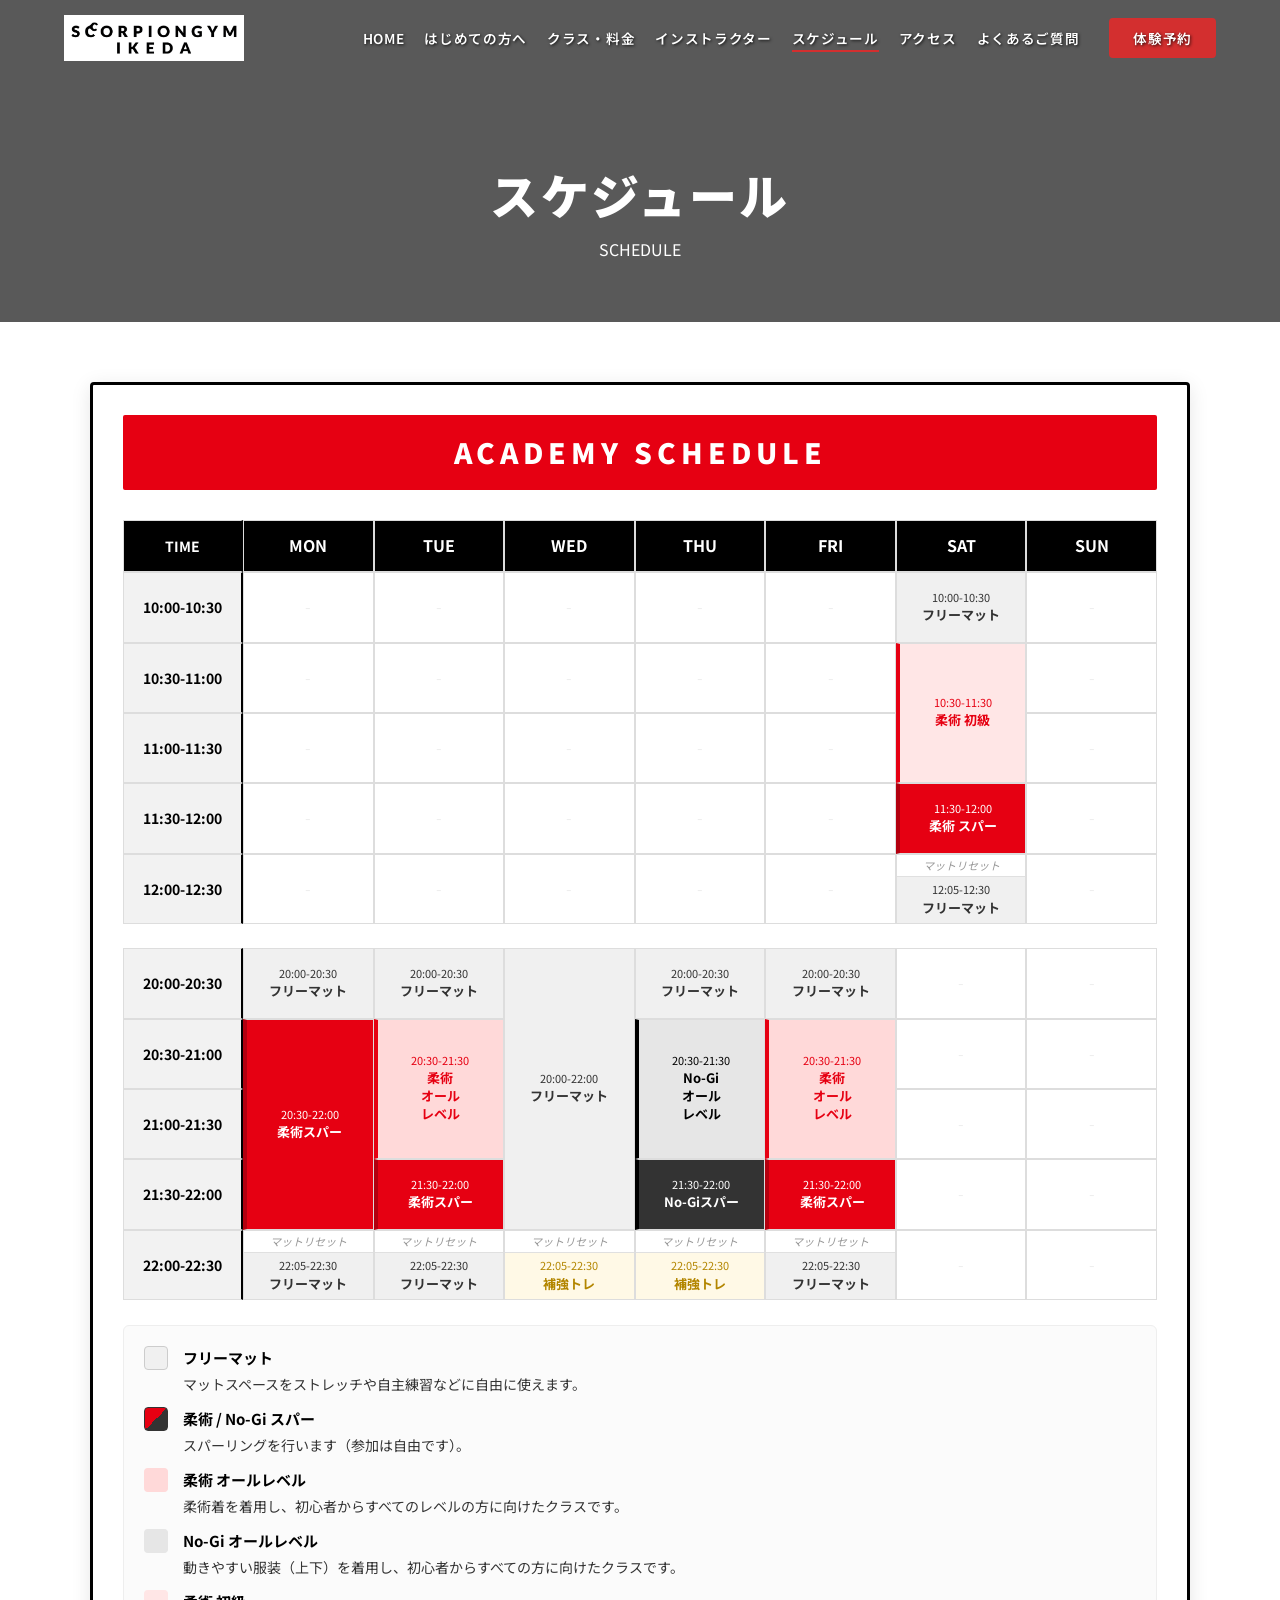
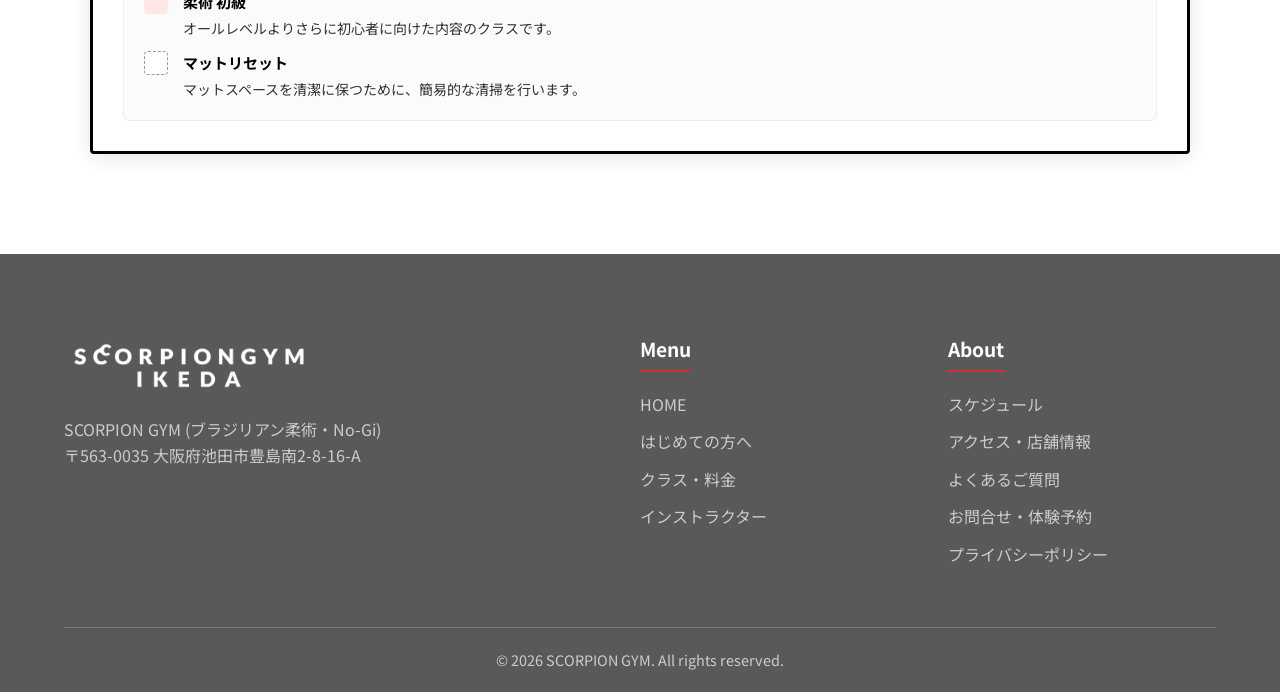
<file: schedule.html>
<!DOCTYPE html>
<html lang="ja">

<head>
  <meta charset="UTF-8">
  <meta name="viewport" content="width=device-width, initial-scale=1.0">
  <title>スケジュール | SCORPION GYM | 柔術・MMAジム</title>
  <meta name="description" content="SCORPION GYMのレッスンスケジュール。祝日やイベント情報を含む最新のGoogleカレンダーと基本スケジュールを表示します。">
  <link rel="stylesheet" href="https://cdnjs.cloudflare.com/ajax/libs/font-awesome/6.4.0/css/all.min.css">
  <link rel="preconnect" href="https://fonts.googleapis.com">
  <link rel="preconnect" href="https://fonts.gstatic.com" crossorigin>
  <link
    href="https://fonts.googleapis.com/css2?family=Inter:wght@400;600;800;900&family=Noto+Sans+JP:wght@400;600;700;900&display=swap"
    rel="stylesheet">
  <link rel="stylesheet" href="css/style.css">
  <link rel="icon" type="image/png" href="assets/images/0405.png">
  <style>
    .gallery-grid {
      display: grid;
      grid-template-columns: repeat(auto-fill, minmax(300px, 1fr));
      gap: 20px;
    }

    .gallery-item {
      position: relative;
      border-radius: 8px;
      overflow: hidden;
      aspect-ratio: 4/3;
      box-shadow: 0 4px 15px rgba(0, 0, 0, 0.05);
    }

    .gallery-item img {
      width: 100%;
      height: 100%;
      object-fit: cover;
      transition: transform 0.3s ease;
    }

    .gallery-item:hover img {
      transform: scale(1.05);
    }

    .gallery-caption {
      position: absolute;
      bottom: 0;
      left: 0;
      width: 100%;
      background: linear-gradient(to top, rgba(0, 0, 0, 0.8), transparent);
      color: var(--white);
      padding: 30px 20px 15px;
      font-weight: 600;
      font-size: 1.1rem;
    }

    .facility-feature {
      display: flex;
      align-items: flex-start;
      gap: 20px;
      margin-bottom: 30px;
      background: var(--gray);
      padding: 20px;
      border-radius: 8px;
    }

    .feature-icon {
      font-size: 2rem;
      color: var(--primary);
      flex-shrink: 0;
    }

    .feature-text h3 {
      margin-bottom: 5px;
      font-size: 1.2rem;
    }

    /* Schedule HTML Table Styles */
    .schedule-table-wrapper {
      width: 100%;
      max-width: 1100px;
      margin: 0 auto;
      border: 3px solid #000;
      padding: 30px;
      background-color: #ffffff;
      box-shadow: 0 4px 20px rgba(0, 0, 0, 0.1);
      border-radius: 4px;
      box-sizing: border-box;
    }

    .schedule-table-wrapper h2 {
      text-align: center;
      color: #ffffff;
      background-color: #e60012;
      padding: 15px;
      margin: 0 0 30px 0;
      font-size: 28px;
      letter-spacing: 5px;
      border-radius: 2px;
      text-transform: uppercase;
      font-weight: 900;
    }

    .schedule-table-wrapper .table-responsive {
      width: 100%;
      overflow-x: auto;
      -webkit-overflow-scrolling: touch;
    }

    .schedule-table-wrapper table {
      width: 100%;
      min-width: 700px;
      /* Force minimum width to prevent squishing on mobile */
      border-collapse: separate;
      border-spacing: 0;
      table-layout: fixed;
    }

    .schedule-table-wrapper th,
    .schedule-table-wrapper td {
      padding: 12px 8px;
      text-align: center;
      border: 1px solid #ddd;
    }

    .schedule-table-wrapper th {
      background-color: #000;
      color: #ffffff;
      font-weight: bold;
      font-size: 16px;
    }

    .schedule-table-wrapper .time-col {
      width: 120px;
      background-color: #f2f2f2;
      font-weight: bold;
      color: #000;
      font-size: 14px;
      border-right: 2px solid #000;
      /* 横スクロール時に TIME 列を固定 */
      position: sticky;
      left: 0;
      z-index: 2;
    }

    /* ヘッダー行の TIME セルはさらに上に重なるように */
    .schedule-table-wrapper thead th.time-col {
      z-index: 3;
      background-color: #000;
      color: #fff;
    }

    .schedule-table-wrapper .class-box {
      display: flex;
      flex-direction: column;
      justify-content: center;
      height: 100%;
      min-height: 45px;
    }

    .schedule-table-wrapper .class-name {
      font-weight: bold;
      font-size: 13px;
      line-height: 1.4;
    }

    .schedule-table-wrapper .class-time {
      font-size: 11px;
      margin-bottom: 2px;
      line-height: 1.2;
    }

    .schedule-table-wrapper tbody tr {
      height: 70px;
    }

    .schedule-table-wrapper .bg-open {
      background-color: #f0f0f0;
      color: #333;
    }

    .schedule-table-wrapper .bg-jiujitsu-beginner {
      background-color: #ffe6e6;
      color: #e60012;
      border-left: 4px solid #e60012;
    }

    .schedule-table-wrapper .bg-jiujitsu-all {
      background-color: #ffd9d9;
      color: #e60012;
      border-left: 4px solid #e60012;
    }

    .schedule-table-wrapper .bg-jiujitsu-spar {
      background-color: #e60012;
      color: #ffffff;
      border-left: 4px solid #b3000f;
    }

    .schedule-table-wrapper .bg-nogi-all {
      background-color: #e6e6e6;
      color: #000;
      border-left: 4px solid #000;
    }

    .schedule-table-wrapper .bg-nogi-spar {
      background-color: #333;
      color: #ffffff;
      border-left: 4px solid #000;
    }

    .schedule-table-wrapper .bg-reset {
      background-color: #ffffff;
      color: #999;
      font-style: italic;
    }

    .schedule-table-wrapper .bg-training {
      background-color: #fff9e6;
      color: #b38600;
      border-left: 4px solid #cc9900;
    }

    .schedule-table-wrapper .empty {
      background-color: #ffffff;
      color: #eee;
    }

    .schedule-table-wrapper .reset-info {
      padding: 2px 0;
      font-size: 11px;
      text-align: center;
      border-bottom: 1px solid #e0e0e0;
    }

    /* 不要になったハードコード色用クラスを削除し、親要素の色継承に委ねます */

    /* Description Legends */
    .class-descriptions {
      margin-top: 25px;
      display: flex;
      flex-direction: column;
      gap: 12px;
      background: #fbfbfb;
      padding: 20px;
      border-radius: 6px;
      border: 1px solid #eee;
    }

    .desc-item {
      display: flex;
      align-items: flex-start;
      gap: 15px;
    }

    .desc-color {
      width: 24px;
      height: 24px;
      border-radius: 4px;
      flex-shrink: 0;
      border: 1px solid #ccc;
    }

    .desc-text p {
      margin: 0;
      font-size: 14px;
      line-height: 1.5;
      color: #333;
    }

    .desc-text h4 {
      margin: 0 0 4px 0;
      font-size: 15px;
      color: #000;
    }

    .desc-color.free-mat {
      background-color: #f0f0f0;
      border-color: #ccc;
    }

    .desc-color.sparring {
      background: linear-gradient(135deg, #e60012 50%, #333 50%);
      border-color: #333;
    }

    .desc-color.jiujitsu-all {
      background-color: #ffd9d9;
      border-left: 3px solid #e60012;
      border-color: #ffd9d9;
    }

    .desc-color.nogi-all {
      background-color: #e6e6e6;
      border-left: 3px solid #000;
      border-color: #e6e6e6;
    }

    .desc-color.jiujitsu-beginner {
      background-color: #ffe6e6;
      border-left: 3px solid #e60012;
      border-color: #ffe6e6;
    }

    .desc-color.reset {
      background-color: #ffffff;
      border: 1px dashed #999;
    }

    @media (max-width: 768px) {
      .schedule-table-wrapper {
        padding: 15px;
        border-width: 2px;
      }

      .schedule-table-wrapper h2 {
        font-size: 20px;
        letter-spacing: 2px;
        padding: 10px;
        margin: 0 0 15px 0;
      }

      .scroll-hint {
        display: block !important;
      }

      .schedule-table-wrapper th {
        font-size: 14px;
        padding: 8px 4px;
      }

      .schedule-table-wrapper .time-col {
        font-size: 12px;
        width: 100px;
      }

      .schedule-table-wrapper .class-name {
        font-size: 11px;
      }

      .schedule-table-wrapper .class-time {
        font-size: 10px;
      }
    }
  </style>
</head>

<body class="sub-page">

  <header class="header">
    <div class="header-inner">
      <div class="logo">
        <a href="index.html">
          <img src="assets/images/s-gym_logo_ikeda.png" alt="SCORPION GYM Logo" width="180" decoding="async">
        </a>
      </div>
      <button class="menu-btn" id="menu-btn" aria-label="Menu"><span></span><span></span><span></span></button>
      <nav class="nav" id="global-nav">
        <ul>
          <li><a href="index.html">HOME</a></li>
          <li><a href="beginners.html">はじめての方へ</a></li>
          <li><a href="pricing.html">クラス・料金</a></li>
          <li><a href="instructors.html">インストラクター</a></li>
          <li><a href="schedule.html" class="active">スケジュール</a></li>
          <li><a href="access.html">アクセス</a></li>
          <li><a href="faq.html">よくあるご質問</a></li>
        </ul>
        <div class="nav-cta"><a href="contact.html" class="nav-btn">体験予約</a></div>
      </nav>
    </div>
  </header>

  <main>
    <div class="page-header">
      <div class="container">
        <h1 class="page-title">スケジュール</h1>
        <p>SCHEDULE</p>
      </div>
    </div>

    <!-- Schedule Table Section -->
    <section class="section" style="padding-top: 60px; padding-bottom: 100px;">
      <div class="container">
        <div class="schedule-table-wrapper">
          <h2>Academy Schedule</h2>
          <div class="scroll-hint"
            style="text-align: right; font-size: 12px; color: #666; margin-bottom: 5px; display: none;">※表は左右にスクロールできます
            <i class="fa-solid fa-arrows-left-right"></i></div>
          <div class="table-responsive">
            <table>
              <thead>
                <tr>
                  <th class="time-col">TIME</th>
                  <th>MON</th>
                  <th>TUE</th>
                  <th>WED</th>
                  <th>THU</th>
                  <th>FRI</th>
                  <th>SAT</th>
                  <th>SUN</th>
                </tr>
              </thead>
              <tbody>
                <!-- Morning Session -->
                <tr>
                  <td class="time-col">10:00-10:30</td>
                  <td class="empty">-</td>
                  <td class="empty">-</td>
                  <td class="empty">-</td>
                  <td class="empty">-</td>
                  <td class="empty">-</td>
                  <td class="bg-open">
                    <div class="class-box"><span class="class-time">10:00-10:30</span><span
                        class="class-name">フリーマット</span></div>
                  </td>
                  <td class="empty">-</td>
                </tr>
                <tr>
                  <td class="time-col">10:30-11:00</td>
                  <td class="empty">-</td>
                  <td class="empty">-</td>
                  <td class="empty">-</td>
                  <td class="empty">-</td>
                  <td class="empty">-</td>
                  <td rowspan="2" class="bg-jiujitsu-beginner">
                    <div class="class-box"><span class="class-time">10:30-11:30</span><span
                        class="class-name">柔術 初級</span></div>
                  </td>
                  <td class="empty">-</td>
                </tr>
                <tr>
                  <td class="time-col">11:00-11:30</td>
                  <td class="empty">-</td>
                  <td class="empty">-</td>
                  <td class="empty">-</td>
                  <td class="empty">-</td>
                  <td class="empty">-</td>
                  <td class="empty">-</td>
                </tr>
                <tr>
                  <td class="time-col">11:30-12:00</td>
                  <td class="empty">-</td>
                  <td class="empty">-</td>
                  <td class="empty">-</td>
                  <td class="empty">-</td>
                  <td class="empty">-</td>
                  <td class="bg-jiujitsu-spar">
                    <div class="class-box"><span class="class-time">11:30-12:00</span><span
                        class="class-name">柔術 スパー</span></div>
                  </td>
                  <td class="empty">-</td>
                </tr>
                <tr>
                  <td class="time-col">12:00-12:30</td>
                  <td class="empty">-</td>
                  <td class="empty">-</td>
                  <td class="empty">-</td>
                  <td class="empty">-</td>
                  <td class="empty">-</td>
                  <td style="padding: 0; vertical-align: top; height: 70px;">
                    <div style="height: 100%; display: flex; flex-direction: column;">
                      <div class="bg-reset reset-info">
                        マットリセット</div>
                      <div class="bg-open"
                        style="flex-grow: 1; display: flex; flex-direction: column; justify-content: center; align-items: center; padding: 2px 0;">
                        <span class="class-time">12:05-12:30</span>
                        <span class="class-name">フリーマット</span>
                      </div>
                    </div>
                  </td>
                  <td class="empty">-</td>
                </tr>

                <!-- Spacer -->
                <tr style="height: 20px;">
                  <td colspan="8" style="background-color: transparent; border: none;"></td>
                </tr>

                <!-- Evening Session -->
                <tr>
                  <td class="time-col">20:00-20:30</td>
                  <!-- MON -->
                  <td class="bg-open">
                    <div class="class-box"><span class="class-time">20:00-20:30</span><span
                        class="class-name">フリーマット</span></div>
                  </td>
                  <!-- TUE -->
                  <td class="bg-open">
                    <div class="class-box"><span class="class-time">20:00-20:30</span><span
                        class="class-name">フリーマット</span></div>
                  </td>
                  <!-- WED -->
                  <td rowspan="4" class="bg-open">
                    <div class="class-box"><span class="class-time">20:00-22:00</span><span
                        class="class-name">フリーマット</span></div>
                  </td>
                  <!-- THU -->
                  <td class="bg-open">
                    <div class="class-box"><span class="class-time">20:00-20:30</span><span
                        class="class-name">フリーマット</span></div>
                  </td>
                  <!-- FRI -->
                  <td class="bg-open">
                    <div class="class-box"><span class="class-time">20:00-20:30</span><span
                        class="class-name">フリーマット</span></div>
                  </td>
                  <!-- SAT -->
                  <td class="empty">-</td>
                  <td class="empty">-</td>
                </tr>
                <tr>
                  <td class="time-col">20:30-21:00</td>
                  <!-- MON -->
                  <td rowspan="3" class="bg-jiujitsu-spar">
                    <div class="class-box"><span class="class-time">20:30-22:00</span><span
                        class="class-name">柔術スパー</span></div>
                  </td>
                  <!-- TUE -->
                  <td rowspan="2" class="bg-jiujitsu-all">
                    <div class="class-box"><span class="class-time">20:30-21:30</span><span
                        class="class-name">柔術<br>オール<br>レベル</span></div>
                  </td>
                  <!-- WED (rowspan) -->
                  <!-- THU -->
                  <td rowspan="2" class="bg-nogi-all">
                    <div class="class-box"><span class="class-time">20:30-21:30</span><span
                        class="class-name">No-Gi<br>オール<br>レベル</span></div>
                  </td>
                  <!-- FRI -->
                  <td rowspan="2" class="bg-jiujitsu-all">
                    <div class="class-box"><span class="class-time">20:30-21:30</span><span
                        class="class-name">柔術<br>オール<br>レベル</span></div>
                  </td>
                  <!-- SAT -->
                  <td class="empty">-</td>
                  <td class="empty">-</td>
                </tr>
                <tr>
                  <td class="time-col">21:00-21:30</td>
                  <!-- MON, TUE, WED, THU, FRI (rowspan) -->
                  <!-- SAT -->
                  <td class="empty">-</td>
                  <td class="empty">-</td>
                </tr>
                <tr>
                  <td class="time-col">21:30-22:00</td>
                  <!-- MON (rowspan) -->
                  <!-- TUE -->
                  <td class="bg-jiujitsu-spar">
                    <div class="class-box"><span class="class-time">21:30-22:00</span><span
                        class="class-name">柔術スパー</span></div>
                  </td>
                  <!-- WED (rowspan) -->
                  <!-- THU -->
                  <td class="bg-nogi-spar">
                    <div class="class-box"><span class="class-time">21:30-22:00</span><span
                        class="class-name">No-Giスパー</span></div>
                  </td>
                  <!-- FRI -->
                  <td class="bg-jiujitsu-spar">
                    <div class="class-box"><span class="class-time">21:30-22:00</span><span
                        class="class-name">柔術スパー</span></div>
                  </td>
                  <!-- SAT -->
                  <td class="empty">-</td>
                  <td class="empty">-</td>
                </tr>
                <tr>
                  <td class="time-col">22:00-22:30</td>
                  <!-- MON -->
                  <td style="padding: 0; vertical-align: top; height: 70px;">
                    <div style="height: 100%; display: flex; flex-direction: column;">
                      <div class="bg-reset reset-info">
                        マットリセット</div>
                      <div class="bg-open"
                        style="flex-grow: 1; display: flex; flex-direction: column; justify-content: center; align-items: center; padding: 2px 0;">
                        <span class="class-time">22:05-22:30</span>
                        <span class="class-name">フリーマット</span>
                      </div>
                    </div>
                  </td>
                  <!-- TUE -->
                  <td style="padding: 0; vertical-align: top; height: 70px;">
                    <div style="height: 100%; display: flex; flex-direction: column;">
                      <div class="bg-reset reset-info">
                        マットリセット</div>
                      <div class="bg-open"
                        style="flex-grow: 1; display: flex; flex-direction: column; justify-content: center; align-items: center; padding: 2px 0;">
                        <span class="class-time">22:05-22:30</span>
                        <span class="class-name">フリーマット</span>
                      </div>
                    </div>
                  </td>
                  <!-- WED -->
                  <td style="padding: 0; vertical-align: top; height: 70px;">
                    <div style="height: 100%; display: flex; flex-direction: column;">
                      <div class="bg-reset reset-info">
                        マットリセット</div>
                      <div class="bg-training"
                        style="flex-grow: 1; display: flex; flex-direction: column; justify-content: center; align-items: center; padding: 2px 0; border-left: none;">
                        <span class="class-time">22:05-22:30</span>
                        <span class="class-name" style="color: #b38600;">補強トレ</span>
                      </div>
                    </div>
                  </td>
                  <!-- THU -->
                  <td style="padding: 0; vertical-align: top; height: 70px;">
                    <div style="height: 100%; display: flex; flex-direction: column;">
                      <div class="bg-reset reset-info">
                        マットリセット</div>
                      <div class="bg-training"
                        style="flex-grow: 1; display: flex; flex-direction: column; justify-content: center; align-items: center; padding: 2px 0; border-left: none;">
                        <span class="class-time">22:05-22:30</span>
                        <span class="class-name" style="color: #b38600;">補強トレ</span>
                      </div>
                    </div>
                  </td>
                  <!-- FRI -->
                  <td style="padding: 0; vertical-align: top; height: 70px;">
                    <div style="height: 100%; display: flex; flex-direction: column;">
                      <div class="bg-reset reset-info">
                        マットリセット</div>
                      <div class="bg-open"
                        style="flex-grow: 1; display: flex; flex-direction: column; justify-content: center; align-items: center; padding: 2px 0;">
                        <span class="class-time">22:05-22:30</span>
                        <span class="class-name">フリーマット</span>
                      </div>
                    </div>
                  </td>
                  <!-- SAT -->
                  <td class="empty">-</td>
                  <td class="empty">-</td>
                </tr>
              </tbody>
            </table>
          </div>
          <div class="class-descriptions">
            <div class="desc-item">
              <div class="desc-color free-mat"></div>
              <div class="desc-text">
                <h4>フリーマット</h4>
                <p>マットスペースをストレッチや自主練習などに自由に使えます。</p>
              </div>
            </div>
            <div class="desc-item">
              <div class="desc-color sparring"></div>
              <div class="desc-text">
                <h4>柔術 / No-Gi スパー</h4>
                <p>スパーリングを行います（参加は自由です）。</p>
              </div>
            </div>
            <div class="desc-item">
              <div class="desc-color jiujitsu-all"></div>
              <div class="desc-text">
                <h4>柔術 オールレベル</h4>
                <p>柔術着を着用し、初心者からすべてのレベルの方に向けたクラスです。</p>
              </div>
            </div>
            <div class="desc-item">
              <div class="desc-color nogi-all"></div>
              <div class="desc-text">
                <h4>No-Gi オールレベル</h4>
                <p>動きやすい服装（上下）を着用し、初心者からすべての方に向けたクラスです。</p>
              </div>
            </div>
            <div class="desc-item">
              <div class="desc-color jiujitsu-beginner"></div>
              <div class="desc-text">
                <h4>柔術 初級</h4>
                <p>オールレベルよりさらに初心者に向けた内容のクラスです。</p>
              </div>
            </div>
            <div class="desc-item">
              <div class="desc-color reset"></div>
              <div class="desc-text">
                <h4>マットリセット</h4>
                <p>マットスペースを清潔に保つために、簡易的な清掃を行います。</p>
              </div>
            </div>
          </div>
        </div>
      </div>
    </section>

  </main>

  <div class="sticky-cta" id="sticky-cta">
    <a href="https://lin.ee/6nmk39m" class="cta-btn btn-line"><i class="fa-brands fa-line"></i> LINE相談</a>
    <a href="contact.html#reserve" class="cta-btn btn-reserve"><i class="fa-regular fa-calendar-check"></i> 体験予約</a>
  </div>

  <footer class="footer">
    <!-- Same standard footer -->
    <div class="container">
      <div class="footer-grid">
        <div class="footer-info">
          <img src="assets/images/s-gym_logo_ikeda.png" alt="SCORPION GYM" width="250" class="footer-logo">
          <p>SCORPION GYM (ブラジリアン柔術・No-Gi)<br>〒563-0035 大阪府池田市豊島南2-8-16-A</p>
        </div>
        <div class="footer-links">
          <h3>Menu</h3>
          <ul>
            <li><a href="index.html">HOME</a></li>
            <li><a href="beginners.html">はじめての方へ</a></li>
            <li><a href="pricing.html">クラス・料金</a></li>
            <li><a href="instructors.html">インストラクター</a></li>
          </ul>
        </div>
        <div class="footer-links">
          <h3>About</h3>
          <ul>
            <li><a href="schedule.html">スケジュール</a></li>
            <li><a href="access.html">アクセス・店舗情報</a></li>
            <li><a href="faq.html">よくあるご質問</a></li>
            <li><a href="contact.html">お問合せ・体験予約</a></li>
            <li><a href="privacy.html">プライバシーポリシー</a></li>
          </ul>
        </div>
      </div>
      <div class="footer-bottom">
        <p>&copy; 2026 SCORPION GYM. All rights reserved.</p>
      </div>
    </div>
  </footer>
  <script src="js/script.js"></script>
</body>

</html>
</file>
<file: css/style.css>
:root {
  --primary: #d32f2f; /* Deep Red for MMA/Combative vibe */
  --black: #595959;
  --dark-gray: #404040;
  --white: #ffffff;
  --gray: #f5f5f5;
  --text: #333333;
  --text-light: #777777;
  --font-base: 'Noto Sans JP', 'Inter', sans-serif;
  --font-heading: 'Inter', 'Noto Sans JP', sans-serif;
  --overlay-dark: rgba(89, 89, 89, 0.7);
  --header-height: 80px;
}

html, body {
  overflow-x: hidden;
  width: 100%;
  -webkit-text-size-adjust: 100%;
}

*, *::before, *::after {
  box-sizing: border-box;
}

body, h1, h2, h3, h4, p, ul, li, figure {
  margin: 0;
  padding: 0;
}

body {
  font-family: var(--font-base);
  color: var(--text);
  background-color: var(--white);
  line-height: 1.6;
  overflow-x: hidden;
}

ul { list-style: none; }
a { text-decoration: none; color: inherit; transition: color 0.3s ease; }

img, video {
  max-width: 100%;
  height: auto;
  display: block;
}

.container {
  width: 90%;
  max-width: 1200px;
  margin: 0 auto;
}

.section {
  padding: 100px 0;
}

.bg-light { background-color: var(--gray); }
.bg-dark { background-color: var(--black); color: var(--white); }

.text-center { text-align: center; }
.mb-4 { margin-bottom: 2rem; }
.mt-4 { margin-top: 2rem; }

.section-title {
  text-align: center;
  font-family: var(--font-heading);
  font-size: clamp(2rem, 4vw, 2.5rem);
  font-weight: 900;
  letter-spacing: 0.05em;
  margin-bottom: 3rem;
  text-transform: uppercase;
  color: var(--black);
}

.section-title.left-align { text-align: left; }
.bg-dark .section-title { color: var(--white); }

/* Buttons */
.btn {
  display: inline-block;
  padding: 16px 40px;
  font-weight: 700;
  border-radius: 4px;
  text-align: center;
  cursor: pointer;
  transition: all 0.3s ease;
  font-size: 1.1rem;
}

.btn-primary {
  background-color: var(--primary);
  color: var(--white);
  border: 2px solid var(--primary);
}
.btn-primary:hover {
  background-color: transparent;
  color: var(--primary);
}

.btn-outline {
  background-color: transparent;
  color: var(--black);
  border: 2px solid var(--black);
}
.btn-outline:hover {
  background-color: var(--black);
  color: var(--white);
}

/* Header & Navigation */
.header {
  position: fixed;
  top: 0;
  left: 0;
  width: 100%;
  z-index: 1000;
  transition: background-color 0.4s ease, padding 0.4s ease;
  padding: 15px 0;
}

.header.scrolled {
  background-color: rgba(89, 89, 89, 0.95);
  backdrop-filter: blur(10px);
  padding: 10px 0;
  border-bottom: 1px solid rgba(255,255,255,0.1);
}

.header-inner {
  display: flex;
  justify-content: space-between;
  align-items: center;
  width: 90%;
  max-width: 1400px;
  margin: 0 auto;
}

/* Base Nav (Desktop) */
.nav {
  display: flex;
  align-items: center;
  gap: 30px;
}

.nav ul {
  display: flex;
  gap: 20px;
  align-items: center;
}

.nav a {
  color: var(--white);
  font-weight: 600;
  font-size: 0.85rem;
  letter-spacing: 0.05em;
  position: relative;
}

.nav a::after {
  content: '';
  position: absolute;
  left: 0;
  bottom: -4px;
  width: 0%;
  height: 2px;
  background-color: var(--primary);
  transition: width 0.3s ease;
}

.nav a:hover::after, .nav a.active::after {
  width: 100%;
}

.header:not(.scrolled) .nav a {
  text-shadow: 1px 1px 3px rgba(0,0,0,0.8);
}

.nav-btn {
  background-color: var(--primary);
  color: var(--white) !important;
  padding: 10px 24px;
  border-radius: 4px;
  font-weight: 700;
  transition: background-color 0.3s ease;
}
.nav-btn:hover { background-color: #b71c1c; }
.nav-btn::after { display: none !important; }

/* Hamburger Menu styles for mobile */
.menu-btn {
  display: none;
  background: none;
  border: none;
  cursor: pointer;
  width: 30px;
  height: 20px;
  position: relative;
  z-index: 1010;
  flex-shrink: 0;
}
.menu-btn span {
  display: block;
  position: absolute;
  width: 100%;
  height: 2px;
  background-color: var(--white);
  transition: all 0.3s ease;
}
.menu-btn span:nth-child(1) { top: 0; }
.menu-btn span:nth-child(2) { top: 9px; }
.menu-btn span:nth-child(3) { bottom: 0; }
.menu-btn.open span:nth-child(1) { transform: translateY(9px) rotate(45deg); }
.menu-btn.open span:nth-child(2) { opacity: 0; }
.menu-btn.open span:nth-child(3) { transform: translateY(-9px) rotate(-45deg); }

/* Pages padding for subpages */
body > main {
  padding-top: 0;
}
body.sub-page > main {
  padding-top: 0;
}
body.sub-page .header {
  background-color: var(--black);
}

/* Video MV Section */
.video-mv {
  position: relative;
  height: 100vh;
  min-height: 600px;
  overflow: hidden;
  background-color: var(--black);
}

.video-container {
  position: absolute;
  top: 0;
  left: 0;
  width: 100%;
  height: 100%;
}

.video-container video {
  width: 100%;
  height: 100%;
  object-fit: cover;
  opacity: 0.8;
  pointer-events: none;
}

/* Slideshow styles */
.slideshow-container {
  position: absolute;
  top: 0; left: 0;
  width: 100%; height: 100%;
}
.slideshow-container .video-overlay {
  z-index: 2;
}
.slide {
  position: absolute;
  top: 0; left: 0;
  width: 100%; height: 100%;
  opacity: 0;
  transition: opacity 3s ease;
  z-index: 1;
}
.slide.active {
  opacity: 1;
}
.slide img {
  width: 100%;
  height: 100%;
  object-fit: cover;
  object-position: center;
  display: block;
}

/* Hide native video controls */
.video-container video::-webkit-media-controls,
.video-container video::-webkit-media-controls-start-playback-button {
  display: none !important;
  -webkit-appearance: none;
}

.video-overlay {
  position: absolute;
  top: 0;
  left: 0;
  width: 100%;
  height: 100%;
  background: linear-gradient(to right, rgba(0,0,0,0.8) 0%, rgba(0,0,0,0.3) 100%);
}

.mv-content {
  position: absolute;
  top: 50%;
  left: 5%;
  width: 90%;
  transform: translateY(-50%);
  z-index: 10;
  max-width: 800px;
}

.catch-copy {
  display: flex;
  flex-direction: column;
  gap: 15px;
  margin-bottom: 20px;
}

.en-catch {
  color: var(--primary);
  font-family: var(--font-heading);
  font-weight: 900;
  font-size: clamp(1rem, 3vw, 1.5rem);
  letter-spacing: 0.2em;
}

.ja-catch {
  color: var(--white);
  font-size: clamp(2.5rem, 6vw, 4.5rem);
  font-weight: 900;
  line-height: 1.2;
  text-shadow: 2px 2px 10px rgba(0,0,0,0.5);
}

.mv-sub {
  color: #dddddd;
  font-size: clamp(1rem, 2vw, 1.2rem);
  font-weight: 600;
  text-shadow: 1px 1px 5px rgba(0,0,0,0.8);
}

/* Concept Section grid */
.concept-grid {
  display: grid;
  grid-template-columns: 1fr 1fr;
  gap: 60px;
  align-items: center;
}

.concept-text p {
  margin-bottom: 1.5rem;
  font-size: 1.1rem;
}

.concept-image img {
  border-radius: 8px;
}

/* Instagram Base (retained and refined) */
.instagram-grid {
  display: grid;
  grid-template-columns: repeat(3, 1fr);
  gap: 20px;
}
.ig-item {
  position: relative;
  border-radius: 12px;
  overflow: hidden;
  box-shadow: 0 4px 15px rgba(0,0,0,0.05);
  aspect-ratio: 1 / 1;
  display: block;
}
.ig-item img {
  width: 100%;
  height: 100%;
  object-fit: cover;
  transition: transform 0.3s ease;
}
.ig-overlay {
  position: absolute;
  top: 0; left: 0; width: 100%; height: 100%;
  background: rgba(0,0,0,0.7);
  color: var(--white);
  display: flex; flex-direction: column; justify-content: center; align-items: center;
  opacity: 0; transition: opacity 0.3s ease; padding: 20px; text-align: center;
}
.ig-item:hover img { transform: scale(1.05); }
.ig-item:hover .ig-overlay { opacity: 1; }
.ig-likes { font-size: 1.2rem; font-weight: bold; margin-bottom: 10px; }
.ig-likes i { color: #ed4956; margin-right: 5px; }
.ig-text {
  font-size: 0.9rem;
  display: -webkit-box;
  -webkit-line-clamp: 3;
  line-clamp: 3;
  -webkit-box-orient: vertical;  
  overflow: hidden;
}

/* Sticky CTA */
.sticky-cta {
  position: fixed;
  bottom: 20px;
  left: 50%;
  transform: translateX(-50%) translateY(100px);
  width: 90%;
  max-width: 400px;
  display: flex;
  gap: 15px;
  z-index: 999;
  opacity: 0;
  transition: all 0.4s cubic-bezier(0.175, 0.885, 0.32, 1.275);
  pointer-events: none;
}
.sticky-cta.is-visible {
  transform: translateX(-50%) translateY(0);
  opacity: 1;
  pointer-events: auto;
}
.cta-btn {
  flex: 1; display: flex; justify-content: center; align-items: center; gap: 8px;
  padding: 15px 0; border-radius: 50px; font-weight: bold; color: var(--white) !important;
  backdrop-filter: blur(10px); -webkit-backdrop-filter: blur(10px);
  box-shadow: 0 8px 32px rgba(0,0,0,0.15); border: 1px solid rgba(255,255,255,0.2);
}
.btn-line { background-color: rgba(6, 199, 85, 0.85); }
.btn-reserve { background-color: rgba(211, 47, 47, 0.85); }

/* Footer */
.footer {
  background-color: var(--black);
  color: var(--white);
  padding: 80px 0 20px;
}
.footer-grid {
  display: grid;
  grid-template-columns: 2fr 1fr 1fr;
  gap: 40px;
  margin-bottom: 60px;
}
.footer-logo { 
  margin-bottom: 20px; 
  filter: invert(1); 
  mix-blend-mode: screen; 
}
.footer-info p { color: #cccccc; margin-bottom: 15px; }
.sns-links { display: flex; gap: 15px; }
.sns-links a { font-size: 1.5rem; color: var(--white); }
.sns-links a:hover { color: var(--primary); }
.footer-links h3 { font-size: 1.2rem; margin-bottom: 20px; border-bottom: 2px solid var(--primary); display: inline-block; padding-bottom: 5px; }
.footer-links ul { display: flex; flex-direction: column; gap: 12px; }
.footer-links a { color: #cccccc; }
.footer-links a:hover { color: var(--white); }
.footer-bottom { text-align: center; color: #cccccc; border-top: 1px solid rgba(255,255,255,0.2); padding-top: 20px; font-size: 0.9rem; }

/* Responsive Overrides */
@media (max-width: 992px) {
  .concept-grid { grid-template-columns: 1fr; }
  .footer-grid { grid-template-columns: 1fr; }
}

.site-wrapper {
  overflow: hidden;
  width: 100%;
  max-width: 100vw;
  position: relative;
}

@media (max-width: 768px) {
  .btn { 
    padding: 12px 20px; 
    font-size: 1rem; 
    width: 100%; 
  }
  .header { padding: 15px 0; }
  .menu-btn { display: block; }
  
  .nav {
    position: fixed;
    top: 0; left: 0; width: 100%; height: 100vh;
    background-color: rgba(89, 89, 89, 0.98);
    flex-direction: column;
    justify-content: center;
    align-items: center;
    gap: 40px;
    padding-bottom: 80px; /* Visually pushes the menu center upwards */
    transform: translateY(-100%);
    transition: transform 0.4s ease;
  }
  .nav.open { transform: translateY(0); }
  .nav ul { flex-direction: column; gap: 30px; text-align: center; }
  .nav a { font-size: 1.2rem; }
  
  .instagram-grid {
    grid-template-columns: repeat(2, 1fr);
    display: flex; overflow-x: auto; scroll-snap-type: x mandatory; padding-bottom: 20px;
    width: 100%;
  }
  .ig-item { flex: 0 0 calc(70% - 10px); scroll-snap-align: start; }
}

@media (min-width: 1069px) {
  .menu-btn { display: none; }
}

@media (min-width: 769px) {
  .sticky-cta { display: none; }
  .sp-br { display: none; }
}

/* Utility / Subpage bases */
.page-header {
  background-color: var(--black);
  color: var(--white);
  padding: 160px 0 60px;
  text-align: center;
}
.page-title {
  font-family: var(--font-heading);
  font-size: clamp(1.4rem, 5vw, 3rem);
  font-weight: 900;
  letter-spacing: 0.05em;
  word-break: break-word;
  hyphens: auto;
}
</file>
